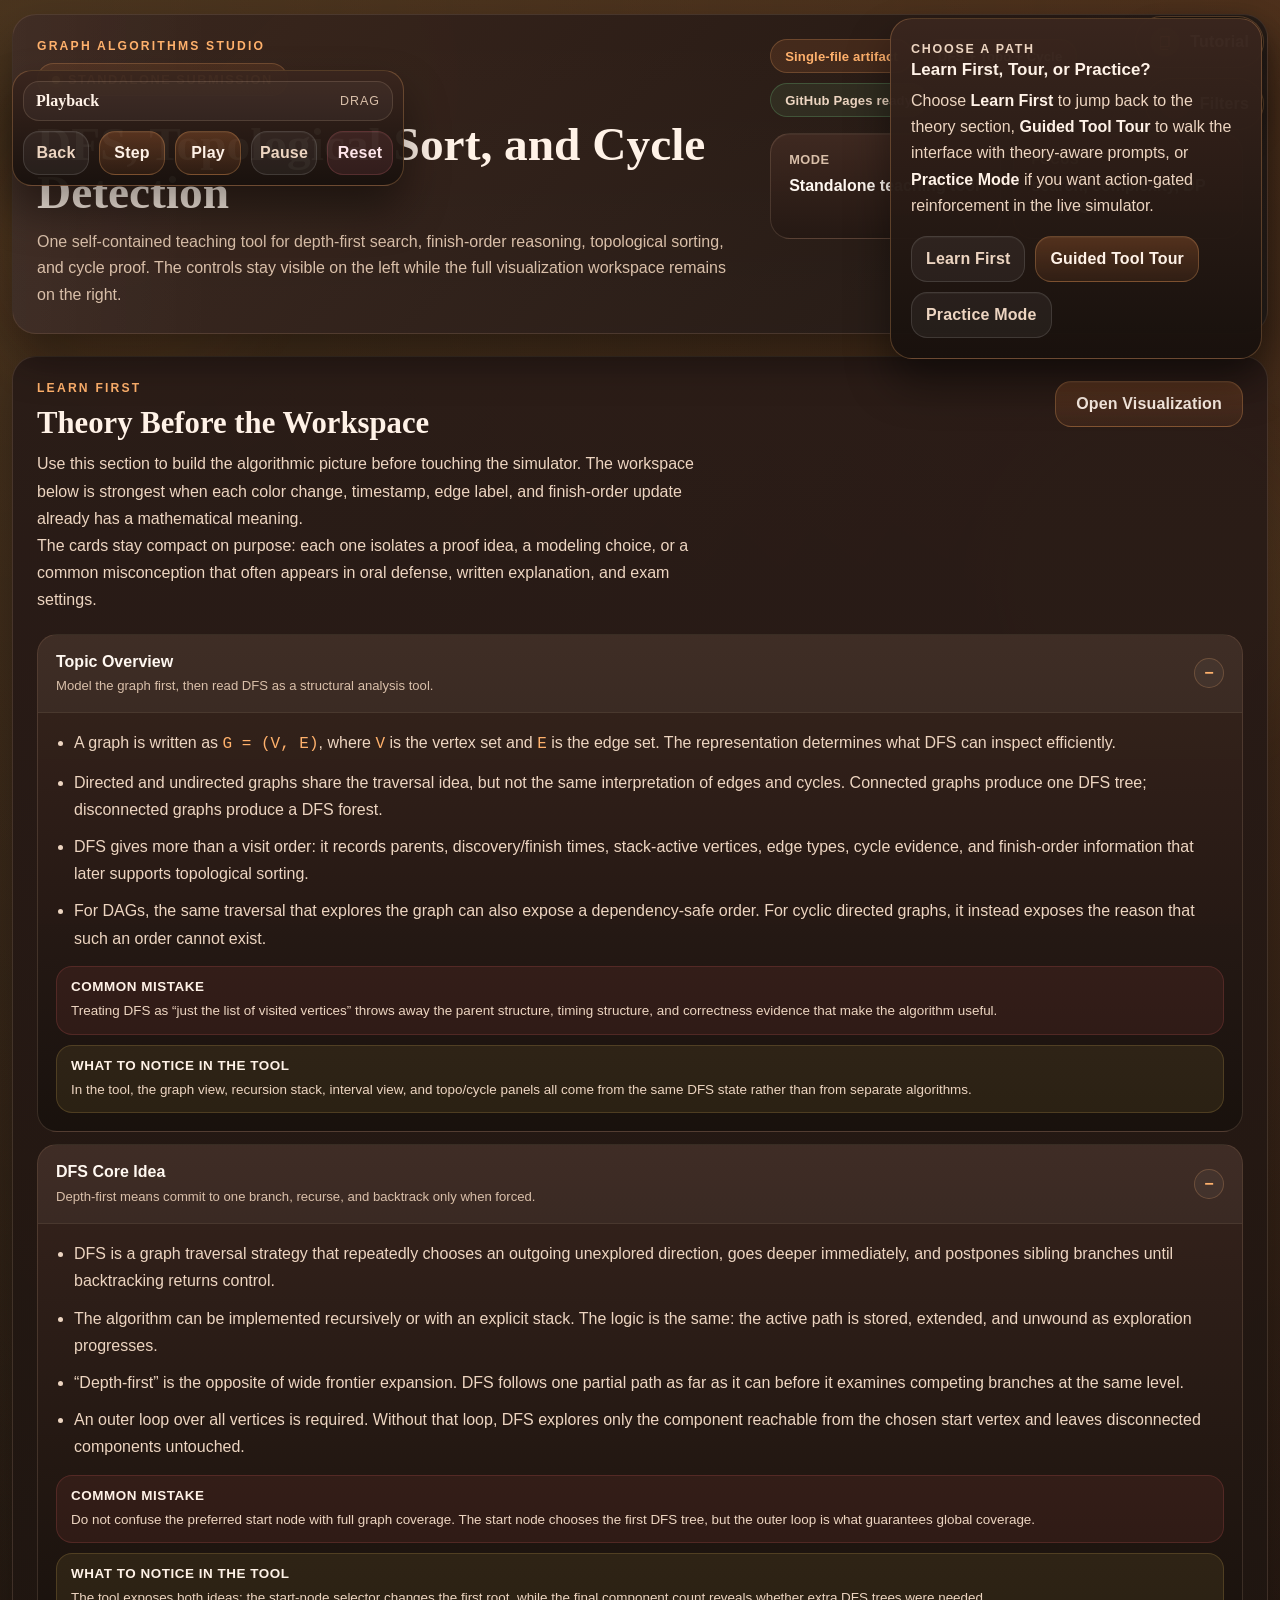
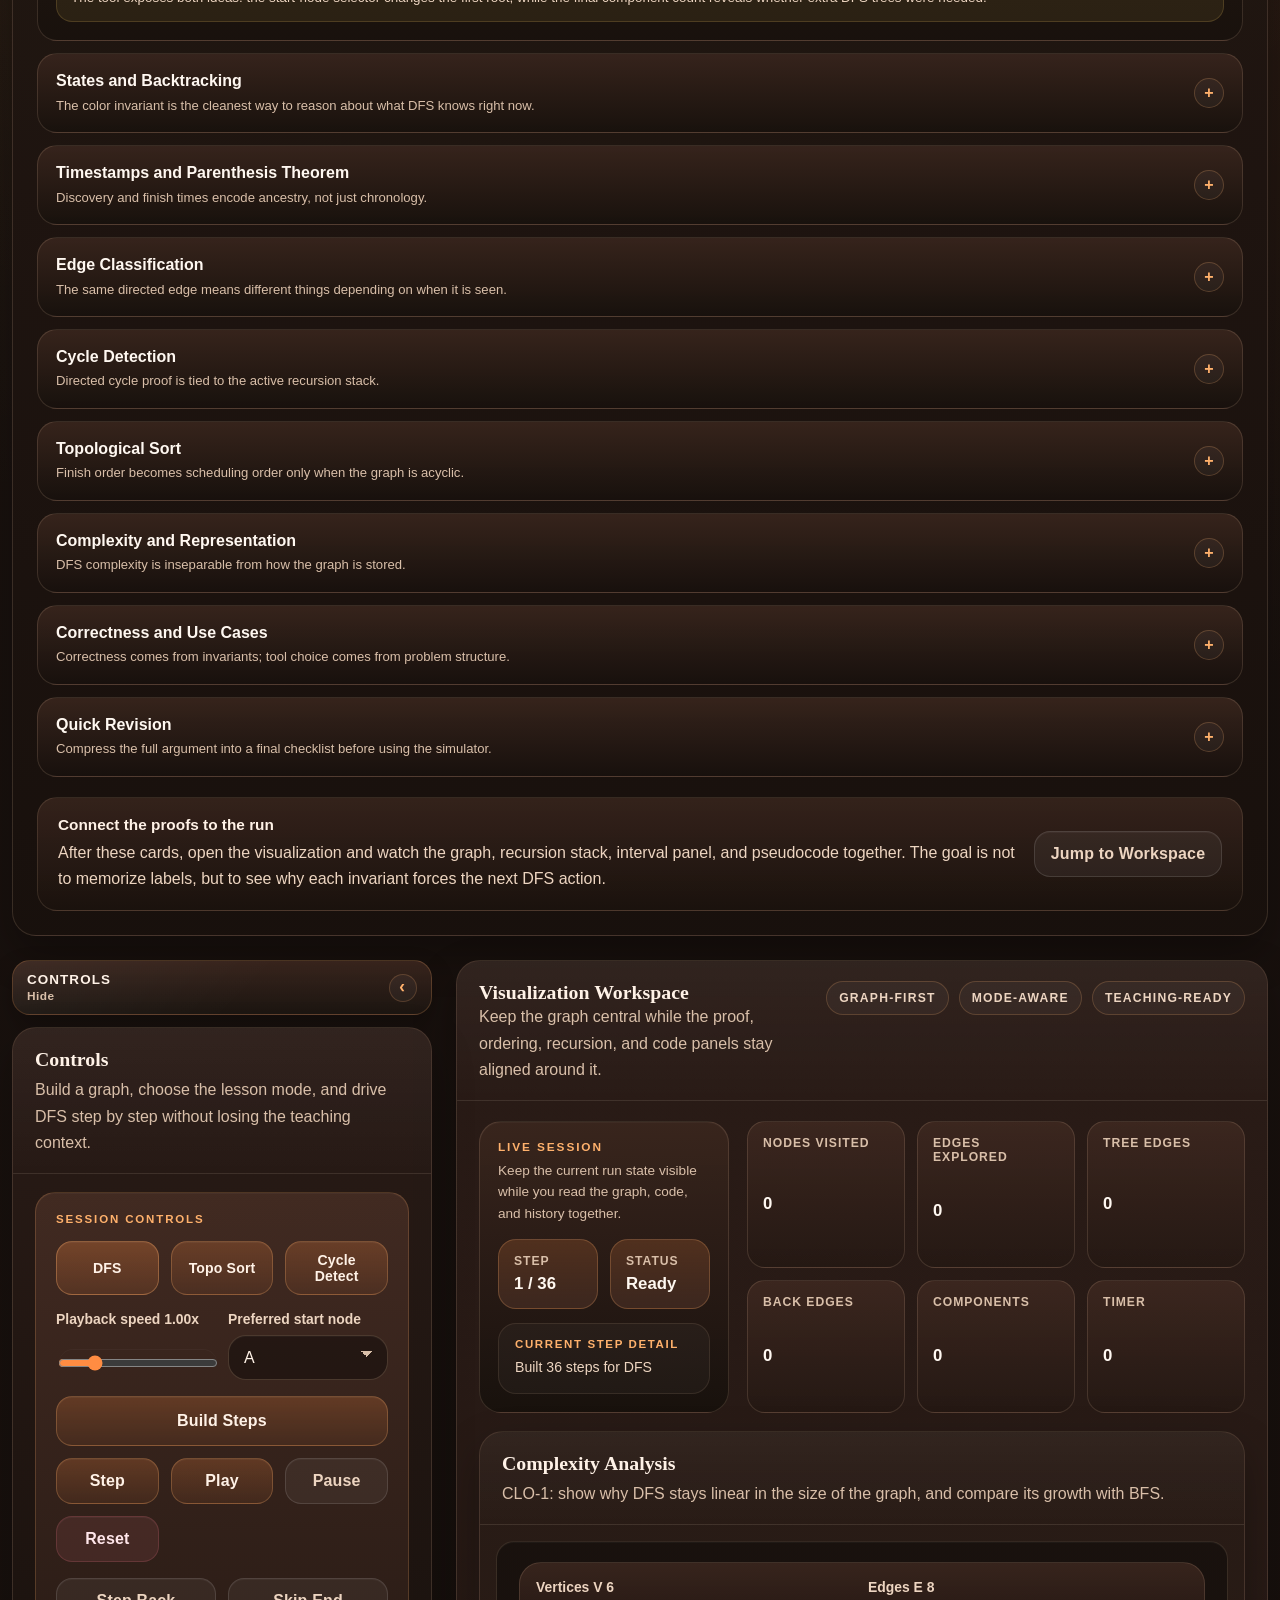
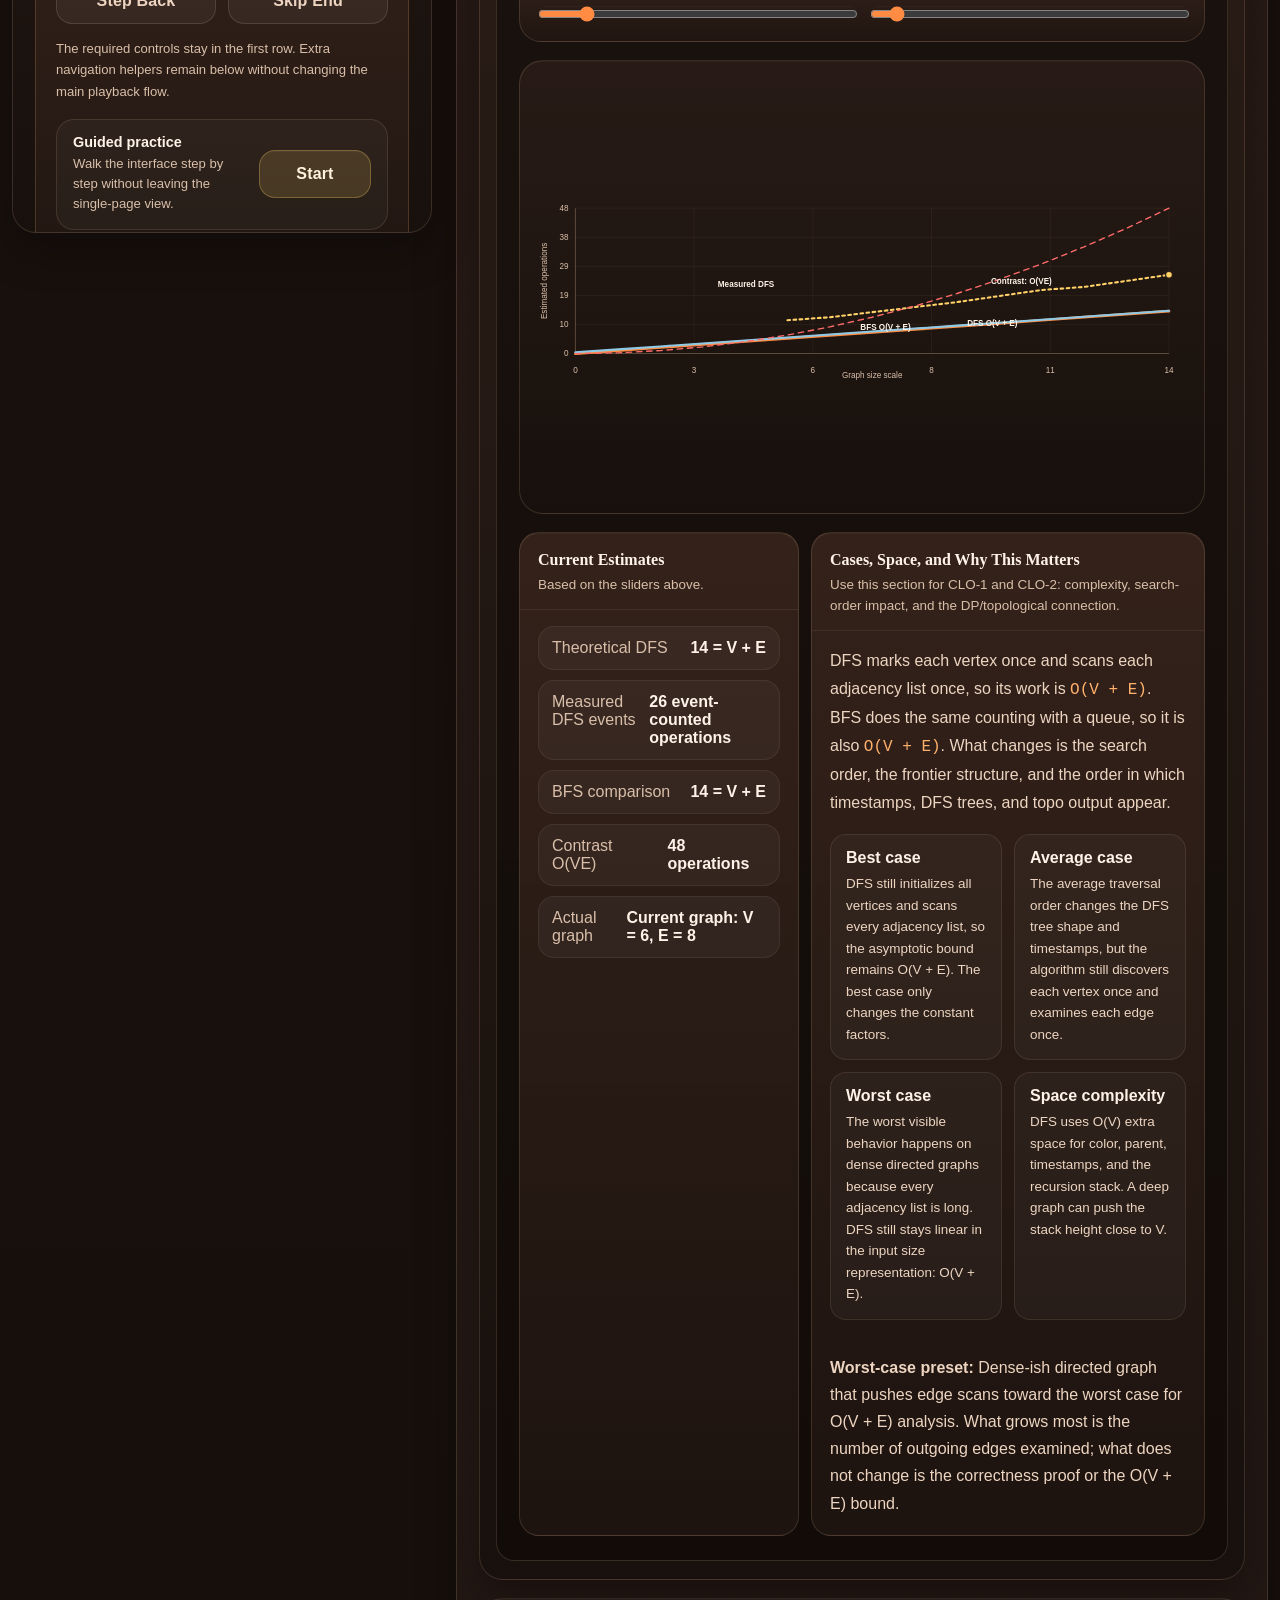
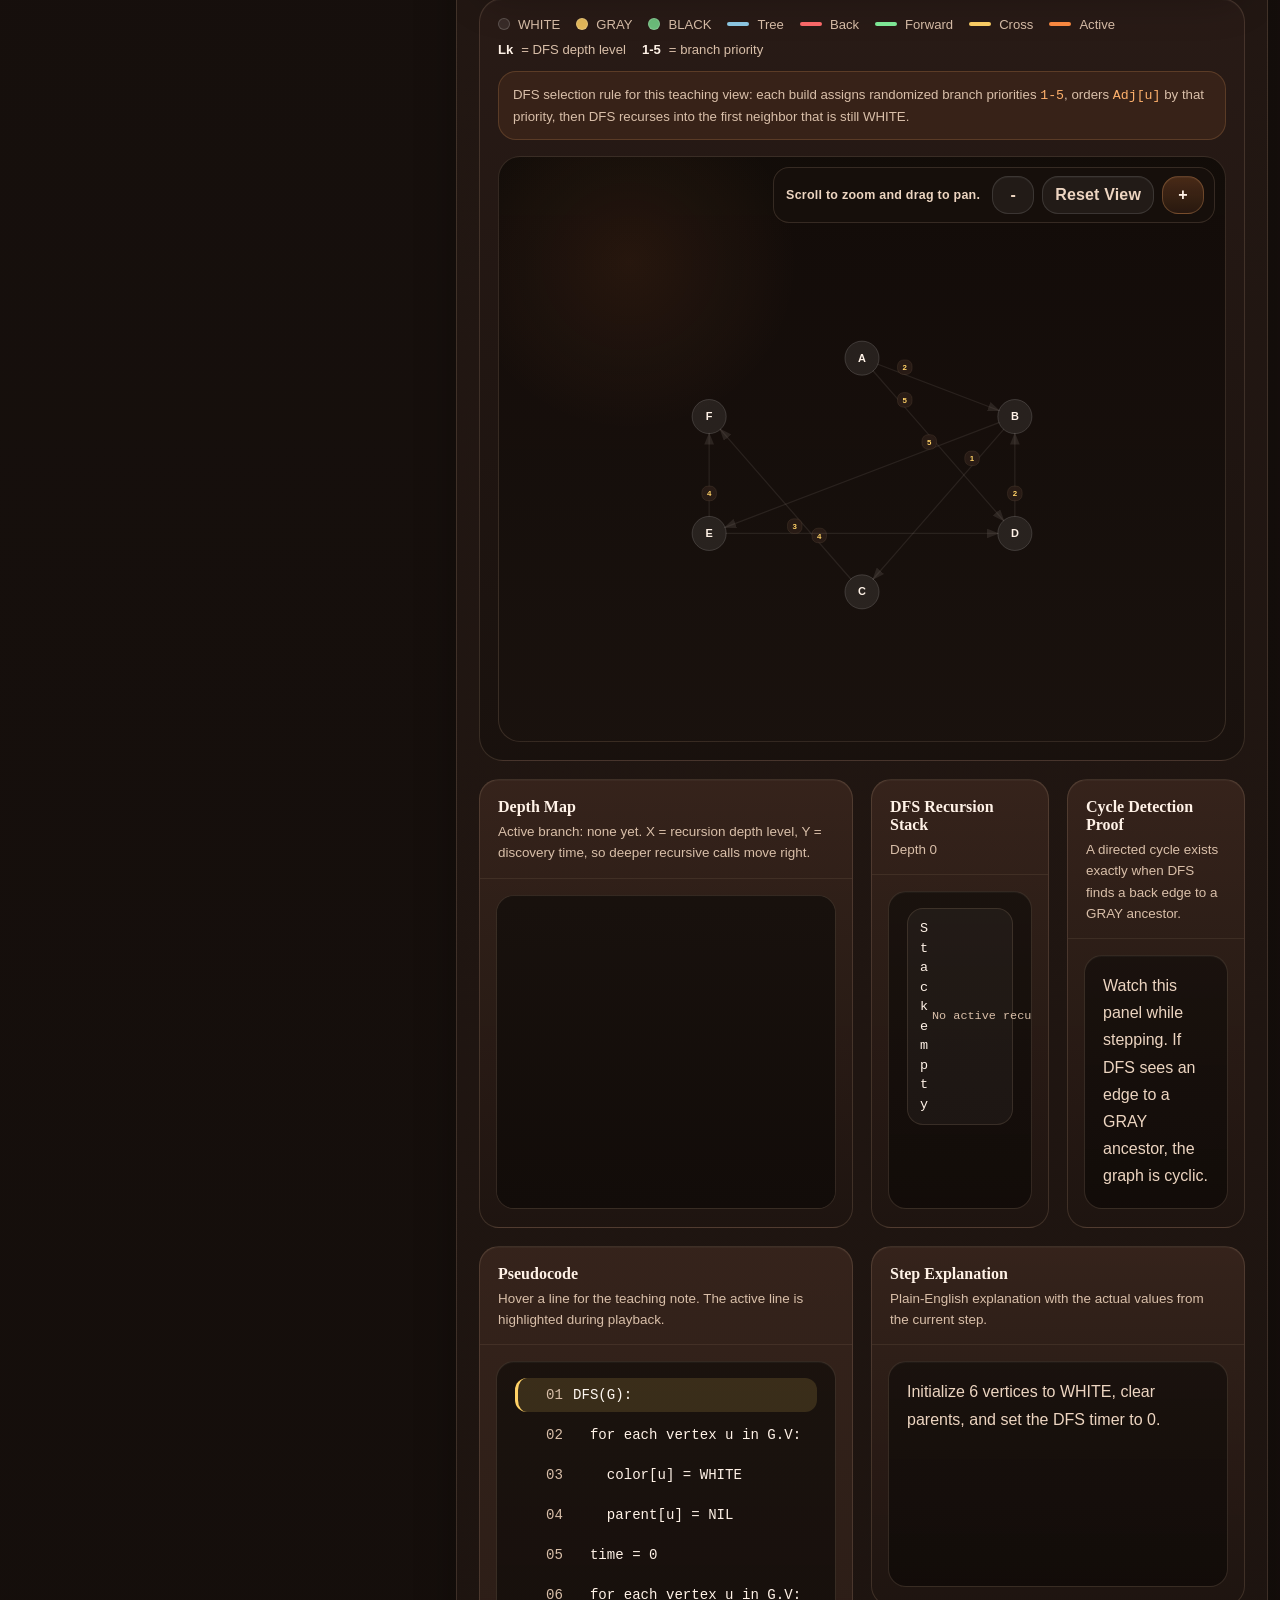
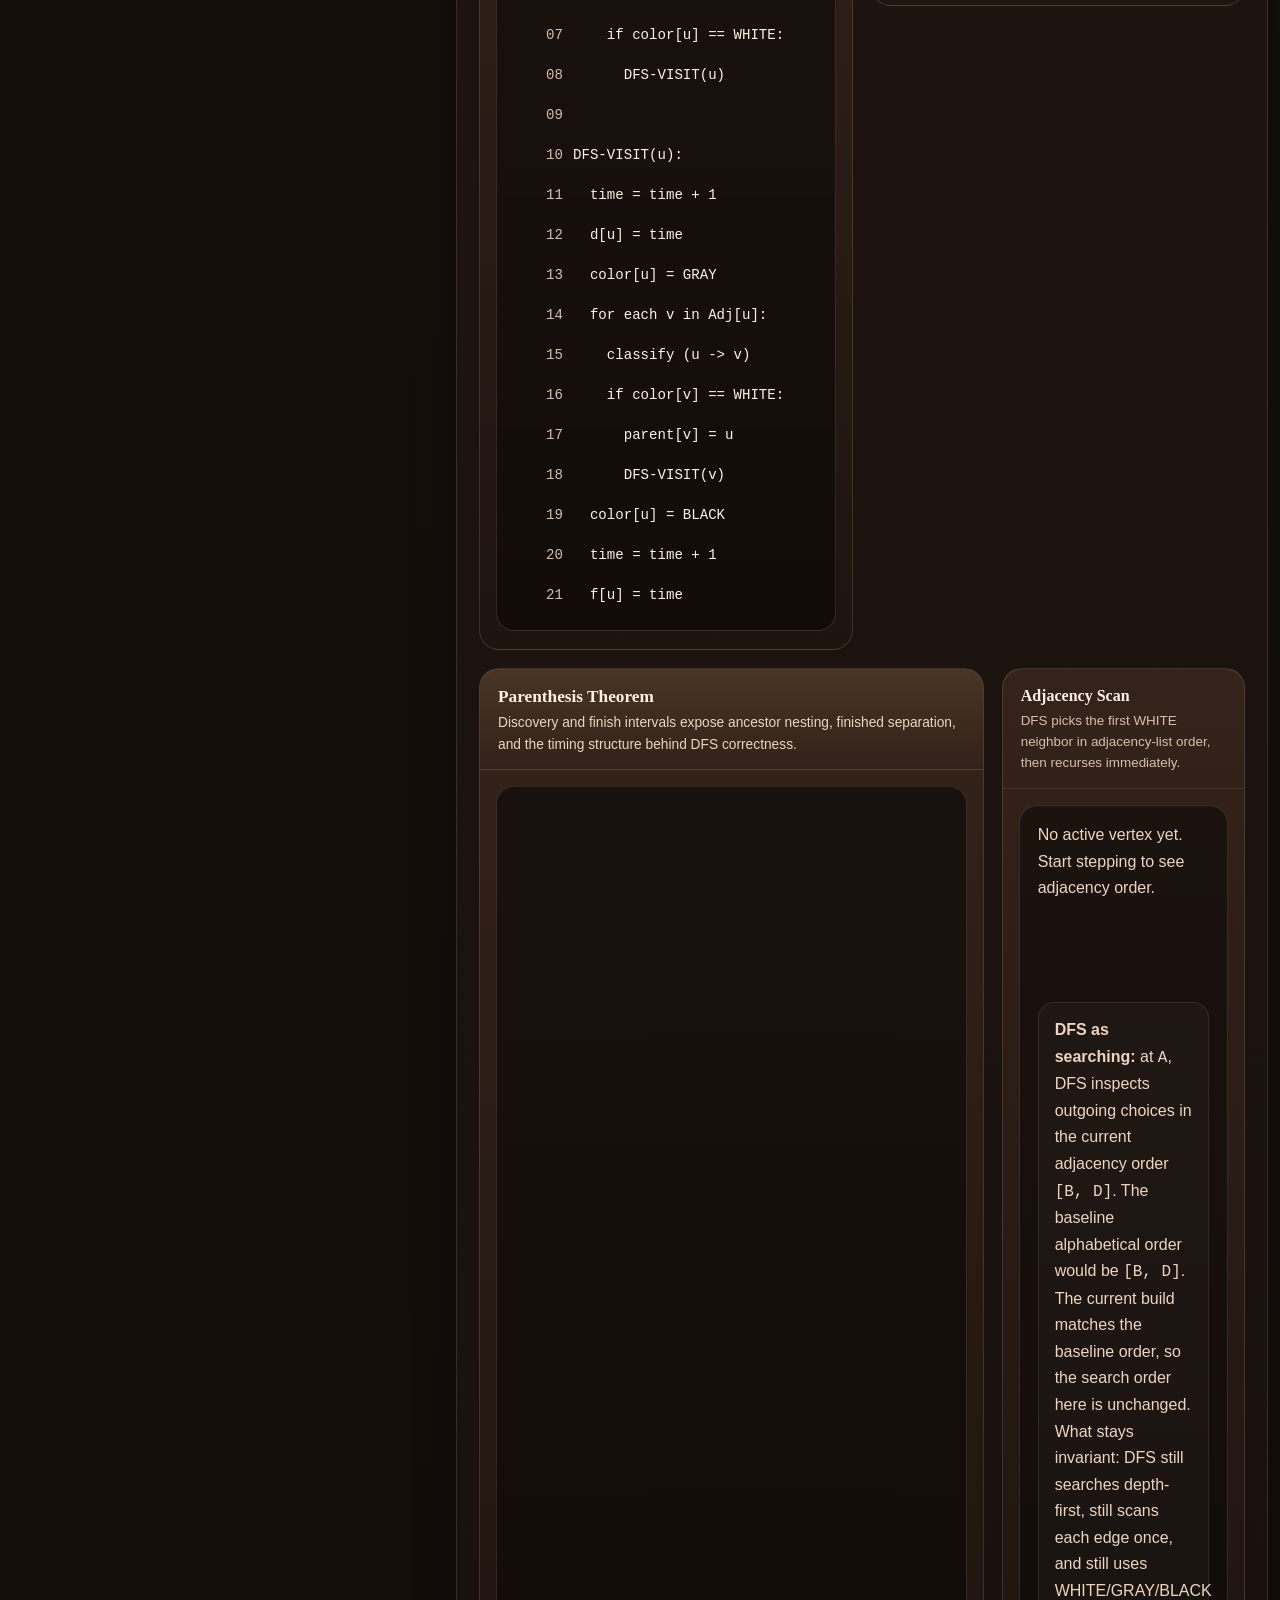
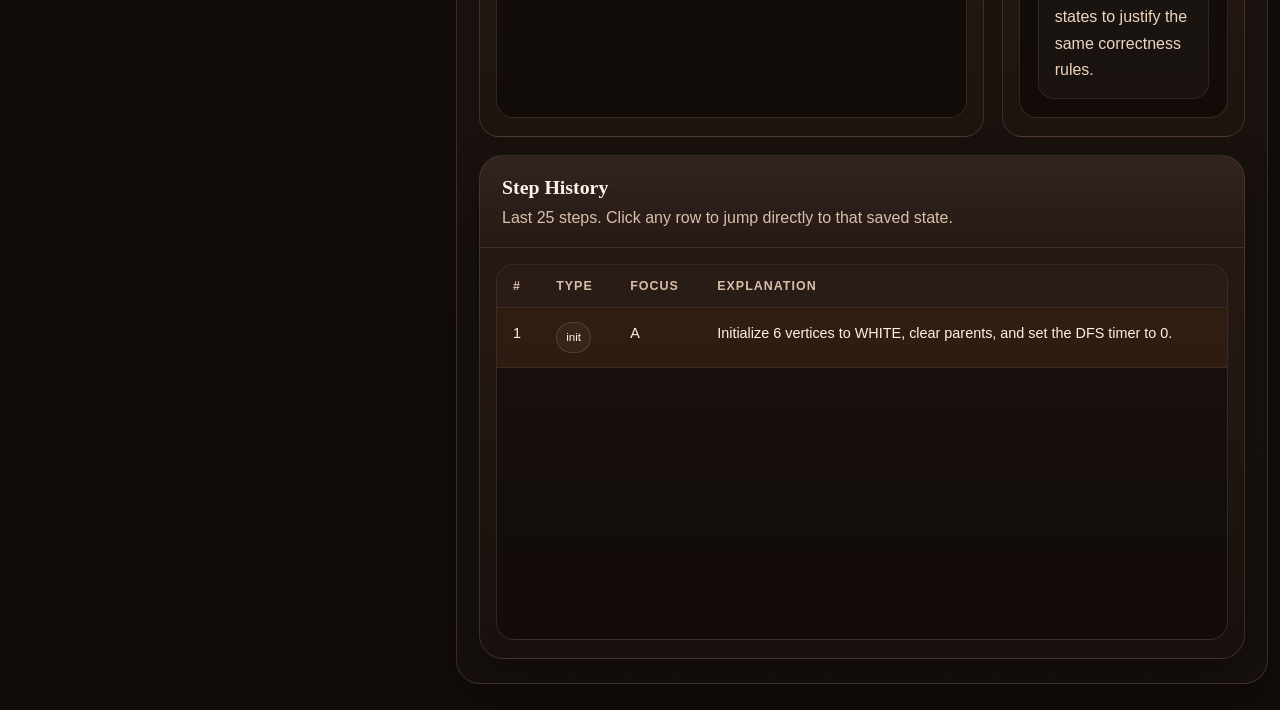
<file: index.html>
<!DOCTYPE html>
<html lang="en">
<head>
  <meta charset="utf-8">
  <meta name="viewport" content="width=device-width, initial-scale=1">
  <title>DFS, Topological Sort, and Cycle Detection Visualizer</title>
  <style>
:root {
  --app-bg: #1b130f;
  --app-bg-deep: #130d0a;
  --app-panel: rgba(42, 28, 23, 0.92);
  --app-panel-soft: rgba(58, 38, 30, 0.86);
  --app-panel-strong: rgba(68, 44, 35, 0.96);
  --app-line: rgba(255, 213, 173, 0.14);
  --app-line-strong: rgba(255, 213, 173, 0.24);
  --app-line-soft: rgba(255, 213, 173, 0.08);
  --app-text: #fff2e7;
  --app-text-strong: #fff8f1;
  --app-muted: #d9bfa9;
  --app-muted-strong: #edd5c1;
  --app-brand: #ff8c42;
  --app-brand-soft: #ffb16c;
  --app-accent: #ffd166;
  --app-danger: #ff6b6b;
  --app-tree: #8ecae6;
  --app-back-edge: #ff6b6b;
  --app-forward: #80ed99;
  --app-cross: #ffd166;
  --app-active: #ff8c42;
  --app-shadow-lg: 0 24px 44px rgba(0, 0, 0, 0.42);
  --app-shadow-md: 0 18px 42px rgba(0, 0, 0, 0.28);
  --app-shadow-sm: 0 16px 28px rgba(0, 0, 0, 0.34);
  --app-radius-panel: 24px;
  --app-radius-card: 20px;
  --app-radius-pill: 999px;
}

* {
  box-sizing: border-box;
}

html {
  color-scheme: dark;
}

body {
  margin: 0;
  min-height: 100vh;
  color: var(--app-text);
  font-family: "Trebuchet MS", "Gill Sans", "Segoe UI", sans-serif;
  background:
    radial-gradient(circle at top right, rgba(255, 140, 66, 0.18), transparent 26%),
    radial-gradient(circle at top left, rgba(255, 209, 102, 0.14), transparent 24%),
    linear-gradient(180deg, #1a120f 0%, #130d0a 100%);
}

a {
  color: inherit;
  text-decoration: none;
}

button,
input,
select,
textarea {
  font: inherit;
}

code {
  font-family: "SFMono-Regular", Consolas, "Liberation Mono", monospace;
}

::selection {
  background: rgba(255, 140, 66, 0.3);
  color: var(--app-text-strong);
}

.mode-pill {
  display: inline-flex;
  align-items: center;
  gap: 8px;
  margin: 0 0 12px;
  padding: 8px 14px;
  border-radius: var(--app-radius-pill);
  border: 1px solid rgba(255, 177, 108, 0.22);
  background: rgba(255, 140, 66, 0.1);
  color: var(--app-brand-soft);
  font-size: 0.8rem;
  font-weight: 700;
  letter-spacing: 0.12em;
  text-transform: uppercase;
}

.mode-pill::before {
  content: "";
  width: 8px;
  height: 8px;
  border-radius: 50%;
  background: var(--app-accent);
  box-shadow: 0 0 0 4px rgba(255, 209, 102, 0.12);
}

.app-back-link {
  position: fixed;
  top: 14px;
  left: 14px;
  z-index: 1300;
  display: inline-flex;
  align-items: center;
  gap: 10px;
  padding: 10px 14px;
  border-radius: var(--app-radius-pill);
  border: 1px solid rgba(255, 177, 108, 0.24);
  background: rgba(27, 19, 15, 0.92);
  box-shadow: var(--app-shadow-sm);
  color: var(--app-text);
  transition: transform 0.16s ease, border-color 0.2s ease, background 0.2s ease;
}

.app-back-link:hover {
  transform: translateY(-1px);
  border-color: rgba(255, 177, 108, 0.34);
  background: rgba(42, 28, 23, 0.96);
}

.app-back-link:focus-visible {
  outline: none;
  box-shadow:
    0 0 0 3px rgba(255, 140, 66, 0.18),
    var(--app-shadow-sm);
}

.app-back-link svg {
  width: 18px;
  height: 18px;
  flex: 0 0 auto;
  fill: none;
  stroke: var(--app-accent);
  stroke-linecap: round;
  stroke-linejoin: round;
  stroke-width: 1.8;
}

.app-back-link span {
  font-size: 0.84rem;
  font-weight: 700;
  letter-spacing: 0.04em;
}

.with-app-back .guide-shell,
.with-app-back .shell {
  padding-top: 48px;
}

@media (max-width: 760px) {
  .app-back-link {
    top: 10px;
    left: 10px;
    padding: 9px 12px;
  }

  .with-app-back .guide-shell,
  .with-app-back .shell {
    padding-top: 42px;
  }
}

:root {
  --bg: var(--app-bg);
  --bg-soft: #2a1c17;
  --bg-elevated: #35231c;
  --surface: rgba(42, 28, 23, 0.92);
  --surface-strong: rgba(58, 38, 30, 0.96);
  --surface-soft: rgba(36, 24, 19, 0.84);
  --surface-alt: rgba(68, 44, 35, 0.88);
  --surface-graph: rgba(24, 17, 13, 0.96);
  --line: var(--app-line);
  --line-strong: var(--app-line-strong);
  --line-soft: var(--app-line-soft);
  --text: var(--app-text);
  --text-strong: var(--app-text-strong);
  --muted: var(--app-muted);
  --muted-strong: var(--app-muted-strong);
  --accent: var(--app-brand);
  --accent-strong: var(--app-brand-soft);
  --accent-soft: rgba(255, 140, 66, 0.16);
  --violet: var(--app-accent);
  --violet-soft: rgba(255, 209, 102, 0.16);
  --success: var(--app-forward);
  --success-soft: rgba(128, 237, 153, 0.16);
  --warm: var(--app-accent);
  --warm-soft: rgba(255, 209, 102, 0.16);
  --danger: var(--app-danger);
  --danger-soft: rgba(255, 107, 107, 0.16);
  --tree: var(--app-tree);
  --back: var(--app-back-edge);
  --forward: var(--app-forward);
  --cross: var(--app-cross);
  --active: var(--app-active);
  --white-node: rgba(255, 255, 255, 0.08);
  --gray-node: rgba(255, 209, 102, 0.88);
  --black-node: rgba(128, 237, 153, 0.78);
  --shadow-lg: var(--app-shadow-lg);
  --shadow-md: var(--app-shadow-md);
  --shadow-sm: 0 10px 24px rgba(0, 0, 0, 0.24);
  --radius-panel: var(--app-radius-panel);
  --radius-card: 20px;
  --radius-pill: var(--app-radius-pill);
}

* {
  box-sizing: border-box;
}

html {
  color-scheme: dark;
}

body {
  color: var(--text);
  font-family: "Trebuchet MS", "Gill Sans", "Segoe UI", sans-serif;
  background:
    radial-gradient(circle at top right, rgba(255, 140, 66, 0.18), transparent 26%),
    radial-gradient(circle at top left, rgba(255, 209, 102, 0.14), transparent 24%),
    linear-gradient(180deg, #1a120f 0%, #130d0a 100%);
}

body::before,
body::after {
  content: "";
  position: fixed;
  inset: auto;
  z-index: -1;
  border-radius: 50%;
  filter: blur(18px);
  opacity: 0.55;
  pointer-events: none;
}

body::before {
  top: 6%;
  left: -5%;
  width: 380px;
  height: 380px;
  background: radial-gradient(circle, rgba(255, 140, 66, 0.2), transparent 70%);
}

body::after {
  right: -7%;
  bottom: 12%;
  width: 420px;
  height: 420px;
  background: radial-gradient(circle, rgba(255, 209, 102, 0.16), transparent 72%);
}

button,
input,
select,
textarea {
  font: inherit;
}

code {
  font-family: "SFMono-Regular", Consolas, "Liberation Mono", monospace;
}

::-webkit-scrollbar {
  width: 10px;
  height: 10px;
}

::-webkit-scrollbar-thumb {
  border-radius: 999px;
  border: 2px solid rgba(6, 8, 13, 0);
  background: rgba(148, 163, 184, 0.26);
  background-clip: padding-box;
}

::-webkit-scrollbar-track {
  background: transparent;
}

.shell {
  width: min(1500px, calc(100vw - 24px));
  margin: 14px auto 26px;
}

.floating-tools {
  position: fixed;
  top: 16px;
  right: 16px;
  z-index: 1200;
  display: flex;
  flex-direction: column;
  align-items: flex-end;
  gap: 10px;
}

.floating-playback {
  position: fixed;
  top: 0;
  left: 0;
  width: min(392px, calc(100vw - 24px));
  padding: 10px;
  border: 1px solid rgba(255, 177, 108, 0.26);
  border-radius: 20px;
  background: linear-gradient(180deg, rgba(58, 38, 30, 0.96), rgba(24, 17, 13, 0.96));
  box-shadow: var(--shadow-lg);
  z-index: 1250;
  touch-action: none;
  cursor: grab;
  user-select: none;
}

.floating-playback.dragging {
  cursor: grabbing;
}

.floating-playback.dragging * {
  cursor: grabbing !important;
}

.floating-playback-handle {
  display: flex;
  align-items: center;
  justify-content: space-between;
  gap: 12px;
  padding: 10px 12px;
  border-radius: 16px;
  border: 1px solid var(--line);
  background: rgba(255, 255, 255, 0.04);
  cursor: inherit;
  user-select: none;
}

.floating-playback-handle span {
  font-family: Georgia, "Times New Roman", serif;
  font-size: 1rem;
  font-weight: 700;
}

.floating-playback-handle small {
  color: var(--muted);
  font-size: 0.78rem;
  letter-spacing: 0.08em;
  text-transform: uppercase;
}

.floating-playback-actions {
  display: grid;
  grid-template-columns: repeat(5, minmax(0, 1fr));
  gap: 10px;
  margin-top: 10px;
  cursor: default;
}

.floating-playback-actions button {
  min-height: 44px;
  padding-inline: 10px;
}

.tutorial-launcher {
  display: inline-flex;
  align-items: center;
  gap: 10px;
  width: auto;
  padding: 10px 14px;
  border-radius: var(--radius-pill);
  border: 1px solid rgba(255, 177, 108, 0.26);
  background: rgba(27, 19, 15, 0.92);
  box-shadow: var(--shadow-sm);
}

.tutorial-launcher-icon {
  display: inline-flex;
  align-items: center;
  justify-content: center;
  width: 30px;
  height: 30px;
  border-radius: 50%;
  background: rgba(255, 177, 108, 0.16);
}

.tutorial-launcher svg {
  width: 16px;
  height: 16px;
  fill: var(--accent);
}

.filter-launcher {
  border-color: rgba(255, 177, 108, 0.26);
}

.filter-launcher .tutorial-launcher-icon {
  background: rgba(255, 140, 66, 0.16);
}

.filter-launcher svg {
  fill: var(--accent-strong);
}

.filter-menu {
  display: none;
  width: min(368px, calc(100vw - 24px));
  padding: 18px;
  border-radius: 20px;
  border: 1px solid var(--line);
  background:
    linear-gradient(180deg, rgba(58, 38, 30, 0.98), rgba(24, 17, 13, 0.98));
  box-shadow: var(--shadow-lg);
}

.filter-menu.open {
  display: block;
}

.filter-menu-head strong {
  display: block;
  margin-bottom: 6px;
  font-size: 1rem;
  letter-spacing: 0.01em;
}

.filter-menu-head p {
  margin: 0;
  color: var(--muted);
  line-height: 1.6;
  font-size: 0.85rem;
}

.hero {
  position: relative;
  display: grid;
  grid-template-columns: minmax(0, 1.35fr) minmax(280px, 0.9fr);
  gap: 24px;
  padding: 24px;
  border: 1px solid var(--line);
  border-radius: 24px;
  background:
    linear-gradient(135deg, rgba(58, 38, 30, 0.96), rgba(27, 19, 15, 0.95)),
    radial-gradient(circle at 20% 20%, rgba(255, 209, 102, 0.12), transparent 30%);
  overflow: hidden;
  box-shadow: var(--shadow-lg);
}

.hero::after {
  content: "";
  position: absolute;
  inset: 0;
  background:
    linear-gradient(90deg, rgba(255, 255, 255, 0.03), transparent 16% 84%, rgba(255, 255, 255, 0.02)),
    linear-gradient(180deg, transparent, rgba(255, 255, 255, 0.02));
  pointer-events: none;
}

.hero-copy-block,
.hero-meta {
  position: relative;
  z-index: 1;
}

.hero-mode-row {
  margin-bottom: 12px;
}

.eyebrow {
  margin: 0 0 10px;
  color: var(--accent-strong);
  font-size: 0.76rem;
  font-weight: 700;
  letter-spacing: 0.18em;
  text-transform: uppercase;
}

.hero h1 {
  margin: 0 0 12px;
  font-family: Georgia, "Times New Roman", serif;
  font-size: clamp(2.2rem, 3.7vw, 3.5rem);
  font-weight: 700;
  line-height: 1.02;
}

.hero-copy {
  max-width: 760px;
  margin: 0;
  color: var(--muted);
  font-size: 1rem;
  line-height: 1.68;
}

.hero-meta {
  display: grid;
  gap: 16px;
  align-content: start;
}

.hero-badges,
.panel-chip-row {
  display: flex;
  flex-wrap: wrap;
  gap: 10px;
}

.panel-chip-row {
  justify-content: flex-end;
}

.hero-badges span,
.panel-chip {
  display: inline-flex;
  align-items: center;
  min-height: 34px;
  padding: 8px 14px;
  border-radius: var(--radius-pill);
  border: 1px solid rgba(255, 177, 108, 0.2);
  background: rgba(255, 255, 255, 0.04);
  color: var(--muted-strong);
  font-size: 0.82rem;
  font-weight: 600;
  letter-spacing: 0.01em;
}

.hero-badges span:nth-child(1) {
  border-color: rgba(255, 177, 108, 0.22);
  background: rgba(255, 140, 66, 0.12);
  color: var(--accent-strong);
}

.hero-badges span:nth-child(2) {
  border-color: rgba(255, 209, 102, 0.2);
  background: rgba(255, 209, 102, 0.08);
}

.hero-badges span:nth-child(3) {
  border-color: rgba(128, 237, 153, 0.2);
  background: rgba(128, 237, 153, 0.08);
}

.hero-stats {
  display: grid;
  grid-template-columns: repeat(2, minmax(0, 1fr));
  gap: 12px;
}

.hero-stat {
  padding: 18px;
  border: 1px solid var(--line);
  border-radius: 20px;
  background: linear-gradient(180deg, rgba(68, 44, 35, 0.82), rgba(36, 24, 19, 0.86));
  box-shadow: inset 0 1px 0 rgba(255, 255, 255, 0.04);
}

.hero-stat span {
  display: block;
  margin-bottom: 8px;
  color: var(--muted);
  font-size: 0.8rem;
  font-weight: 600;
  letter-spacing: 0.04em;
  text-transform: uppercase;
}

.hero-stat strong {
  display: block;
  color: var(--text-strong);
  font-size: 1rem;
  font-weight: 700;
  line-height: 1.4;
}

/* Learn-first theory section */
.theory-section {
  margin-top: 22px;
}

.theory-shell {
  display: grid;
  gap: 20px;
  padding: 24px;
}

.theory-head {
  display: grid;
  grid-template-columns: minmax(0, 1.2fr) auto;
  gap: 22px;
  align-items: start;
}

.theory-copy {
  display: grid;
  gap: 12px;
}

.theory-kicker {
  margin: 0;
  color: var(--accent-strong);
  font-size: 0.76rem;
  font-weight: 700;
  letter-spacing: 0.18em;
  text-transform: uppercase;
}

.theory-title-row {
  display: grid;
  gap: 10px;
}

.theory-title-row h2 {
  margin: 0;
  font-family: Georgia, "Times New Roman", serif;
  font-size: clamp(1.6rem, 2.4vw, 2.25rem);
  line-height: 1.08;
}

.theory-title-row p {
  margin: 0;
  color: var(--muted-strong);
  line-height: 1.7;
  max-width: 76ch;
}

.theory-actions,
.theory-footer-actions {
  display: flex;
  flex-wrap: wrap;
  gap: 12px;
}

.theory-actions {
  justify-content: flex-end;
}

.theory-actions button,
.theory-footer-actions button {
  width: auto;
  min-width: 188px;
}

.theory-cards {
  display: grid;
  gap: 12px;
}

.theory-card {
  min-width: 0;
  border: 1px solid var(--line);
  border-radius: 20px;
  background:
    linear-gradient(180deg, rgba(58, 38, 30, 0.88), rgba(24, 17, 13, 0.9));
  overflow: hidden;
}

.theory-card summary {
  list-style: none;
  display: flex;
  align-items: center;
  justify-content: space-between;
  gap: 16px;
  padding: 16px 18px;
  cursor: pointer;
}

.theory-card summary::-webkit-details-marker {
  display: none;
}

.theory-card summary::after {
  content: "+";
  flex: 0 0 auto;
  width: 28px;
  height: 28px;
  display: inline-flex;
  align-items: center;
  justify-content: center;
  border-radius: 50%;
  border: 1px solid rgba(255, 177, 108, 0.22);
  background: rgba(255, 255, 255, 0.04);
  color: var(--accent-strong);
  font-size: 1rem;
  font-weight: 700;
}

.theory-card[open] summary {
  border-bottom: 1px solid var(--line-soft);
  background: rgba(255, 255, 255, 0.04);
}

.theory-card[open] summary::after {
  content: "−";
}

.theory-card-title {
  display: grid;
  gap: 4px;
  min-width: 0;
}

.theory-card-title strong {
  color: var(--text-strong);
  font-size: 1rem;
  line-height: 1.35;
}

.theory-card-title span {
  color: var(--muted);
  font-size: 0.82rem;
  line-height: 1.55;
}

.theory-card-body {
  display: grid;
  gap: 14px;
  padding: 16px 18px 18px;
}

.theory-points {
  margin: 0;
  padding-left: 18px;
  display: grid;
  gap: 10px;
  color: var(--muted-strong);
  line-height: 1.7;
}

.theory-points li {
  min-width: 0;
}

.theory-points code,
.theory-note code {
  color: var(--accent-strong);
}

.theory-note-grid {
  display: grid;
  gap: 10px;
}

.theory-note {
  display: grid;
  gap: 6px;
  padding: 12px 14px;
  border: 1px solid rgba(255, 213, 173, 0.1);
  border-radius: 16px;
  background: rgba(255, 255, 255, 0.03);
}

.theory-note strong {
  color: var(--text);
  font-size: 0.84rem;
  letter-spacing: 0.04em;
  text-transform: uppercase;
}

.theory-note p {
  margin: 0;
  color: var(--muted-strong);
  line-height: 1.62;
  font-size: 0.84rem;
}

.theory-note-mistake {
  border-color: rgba(255, 107, 107, 0.16);
  background: rgba(255, 107, 107, 0.08);
}

.theory-note-notice {
  border-color: rgba(255, 209, 102, 0.16);
  background: rgba(255, 209, 102, 0.08);
}

.theory-footer {
  display: grid;
  grid-template-columns: minmax(0, 1fr) auto;
  gap: 18px;
  align-items: center;
  padding: 18px 20px;
  border: 1px solid rgba(255, 213, 173, 0.12);
  border-radius: 20px;
  background:
    linear-gradient(180deg, rgba(68, 44, 35, 0.64), rgba(28, 19, 14, 0.72));
}

.theory-footer-copy {
  display: grid;
  gap: 6px;
}

.theory-footer-copy strong {
  color: var(--text);
  font-size: 0.96rem;
}

.theory-footer-copy p {
  margin: 0;
  color: var(--muted-strong);
  line-height: 1.65;
}

.dashboard {
  --controls-width: minmax(392px, 420px);
  position: relative;
  display: grid;
  grid-template-columns: var(--controls-width) minmax(0, 1fr);
  align-items: start;
  gap: 24px;
  margin-top: 24px;
  transition: grid-template-columns 0.28s ease, gap 0.28s ease;
}

.dashboard.controls-collapsed {
  --controls-width: 84px;
}

.workspace {
  display: grid;
  gap: 22px;
  min-width: 0;
}

.panel {
  border: 1px solid var(--line);
  border-radius: var(--radius-panel);
  background:
    linear-gradient(180deg, rgba(42, 28, 23, 0.96), rgba(24, 17, 13, 0.96));
  box-shadow: var(--shadow-md);
  overflow: hidden;
}

.controls-panel,
.viz-panel,
.history-panel,
.complexity-panel {
  animation: slide-up 0.55s ease both;
}

.history-panel,
.complexity-panel {
  display: flex;
  flex-direction: column;
  min-height: 560px;
}

.controls-dock {
  position: sticky;
  top: 16px;
  display: grid;
  gap: 12px;
  align-self: start;
  min-width: 0;
  min-height: 0;
  z-index: 30;
  transition: width 0.28s ease, transform 0.28s ease;
}

.controls-tab {
  display: inline-flex;
  align-items: center;
  justify-content: space-between;
  gap: 12px;
  min-height: 54px;
  padding: 11px 14px;
  border-radius: 18px;
  border: 1px solid rgba(255, 177, 108, 0.22);
  background:
    linear-gradient(180deg, rgba(58, 38, 30, 0.94), rgba(24, 17, 13, 0.94));
  box-shadow: var(--shadow-sm);
  color: var(--text);
  position: relative;
  overflow: hidden;
}

.controls-tab::after {
  content: "";
  position: absolute;
  inset: 0;
  background:
    linear-gradient(135deg, rgba(255, 255, 255, 0.04), transparent 58%),
    linear-gradient(180deg, transparent, rgba(255, 255, 255, 0.02));
  pointer-events: none;
}

.controls-tab-copy {
  display: grid;
  gap: 2px;
  min-width: 0;
  text-align: left;
}

.controls-tab-label,
.controls-tab-state {
  position: relative;
  z-index: 1;
}

.controls-tab-label {
  font-size: 0.84rem;
  font-weight: 700;
  letter-spacing: 0.08em;
  text-transform: uppercase;
}

.controls-tab-state {
  color: var(--muted);
  font-size: 0.74rem;
  font-weight: 600;
  letter-spacing: 0.04em;
}

.controls-tab-icon {
  position: relative;
  z-index: 1;
  flex: 0 0 auto;
  width: 28px;
  height: 28px;
  display: inline-flex;
  align-items: center;
  justify-content: center;
  border-radius: 50%;
  border: 1px solid rgba(255, 177, 108, 0.2);
  background: rgba(255, 255, 255, 0.04);
}

.controls-tab-icon::before {
  content: "›";
  color: var(--accent-strong);
  font-size: 1.1rem;
  font-weight: 700;
  line-height: 1;
  transform: translateX(1px);
  transition: transform 0.2s ease;
}

.controls-dock.open .controls-tab-icon::before {
  transform: rotate(180deg) translateX(1px);
}

.controls-panel {
  position: relative;
  top: auto;
  width: auto;
  display: flex;
  flex-direction: column;
  min-height: 0;
  max-height: calc(100vh - 94px);
  animation: none;
  transform: none;
  opacity: 1;
  pointer-events: auto;
  transform-origin: top left;
  transition:
    opacity 0.24s ease,
    transform 0.24s ease,
    max-height 0.24s ease,
    border-color 0.2s ease,
    box-shadow 0.2s ease;
}

.controls-dock:not(.open) {
  gap: 0;
}

.controls-dock:not(.open) .controls-panel {
  max-height: 0;
  opacity: 0;
  pointer-events: none;
  transform: translateX(-18px) scale(0.98);
  overflow: hidden;
  border-color: transparent;
  box-shadow: none;
}

.controls-dock:not(.open) .controls-tab {
  min-height: 144px;
  padding: 12px 10px;
  justify-content: center;
}

.controls-dock:not(.open) .controls-tab-copy {
  justify-items: center;
}

.controls-dock:not(.open) .controls-tab-label {
  writing-mode: vertical-rl;
  transform: rotate(180deg);
  letter-spacing: 0.14em;
}

.controls-dock:not(.open) .controls-tab-state {
  display: none;
}

.controls-scrim {
  display: none;
}

.panel-head {
  display: grid;
  gap: 6px;
  padding: 20px 22px 16px;
  border-bottom: 1px solid var(--line-soft);
  background: linear-gradient(180deg, rgba(255, 255, 255, 0.04), rgba(255, 255, 255, 0));
}

.panel-head-split {
  grid-template-columns: minmax(0, 1fr) auto;
  align-items: start;
  gap: 18px;
}

.panel-head h2 {
  margin: 0;
  font-family: Georgia, "Times New Roman", serif;
  font-size: 1.24rem;
  font-weight: 700;
}

.panel-head p {
  margin: 0;
  color: var(--muted);
  line-height: 1.65;
}

.panel-chip {
  padding-inline: 12px;
  font-size: 0.76rem;
  text-transform: uppercase;
  letter-spacing: 0.1em;
  color: var(--muted-strong);
}

.controls-body,
.viz-dashboard,
.complexity-body {
  display: grid;
  gap: 18px;
  padding: 20px 22px 24px;
}

.controls-body {
  flex: 1;
  min-height: 0;
  overflow-y: auto;
  padding-top: 18px;
}

.control-section {
  display: grid;
  gap: 16px;
  padding: 20px;
  border: 1px solid var(--line-soft);
  border-radius: var(--radius-card);
  background:
    linear-gradient(180deg, rgba(58, 38, 30, 0.84), rgba(31, 21, 16, 0.88));
  box-shadow: inset 0 1px 0 rgba(255, 255, 255, 0.03);
}

.control-section-emphasis {
  background:
    linear-gradient(180deg, rgba(68, 44, 35, 0.92), rgba(35, 24, 18, 0.92));
  border-color: rgba(255, 177, 108, 0.2);
}

.control-section-input textarea {
  min-height: 220px;
}

.section-label {
  color: var(--accent-strong);
  font-size: 0.72rem;
  font-weight: 700;
  letter-spacing: 0.16em;
  text-transform: uppercase;
}

.mode-row,
.preset-grid,
.button-grid,
.stats-grid,
.info-grid,
.complexity-grid,
.split,
.filter-actions,
.filter-grid {
  display: grid;
  gap: 12px;
}

.mode-row {
  grid-template-columns: repeat(3, minmax(0, 1fr));
}

.preset-grid,
.split,
.filter-actions,
.filter-grid {
  grid-template-columns: repeat(2, minmax(0, 1fr));
}

.button-grid {
  grid-template-columns: repeat(2, minmax(0, 1fr));
}

.button-grid-primary {
  grid-template-columns: repeat(3, minmax(0, 1fr));
}

.button-grid-secondary {
  grid-template-columns: repeat(2, minmax(0, 1fr));
}

.stats-grid {
  grid-template-columns: repeat(2, minmax(0, 1fr));
}

.info-grid {
  grid-template-columns: repeat(2, minmax(0, 1fr));
}

.complexity-grid {
  grid-template-columns: minmax(280px, 0.78fr) minmax(0, 1.22fr);
}

.side-stack {
  grid-template-columns: 1fr;
}

.field {
  display: grid;
  gap: 8px;
}

.field label {
  color: var(--muted-strong);
  font-size: 0.87rem;
  font-weight: 600;
}

.field-note,
.preset-note {
  margin: 0;
  color: var(--muted);
  font-size: 0.83rem;
  line-height: 1.6;
}

.field-note code,
.complexity-note code,
.overview code {
  color: var(--accent-strong);
}

.filter-chip {
  display: flex;
  align-items: center;
  gap: 8px;
  padding: 11px 12px;
  border-radius: 16px;
  border: 1px solid var(--line);
  background: rgba(255, 255, 255, 0.03);
  color: var(--muted-strong);
  font-size: 0.84rem;
}

.filter-chip input {
  width: auto;
  accent-color: var(--accent);
}

.filter-action {
  width: auto;
  white-space: nowrap;
}

.priority-mode-row {
  display: grid;
  grid-template-columns: repeat(2, minmax(0, 1fr));
  gap: 10px;
}

.priority-editor {
  display: grid;
  gap: 10px;
  max-height: min(34vh, 320px);
  padding-right: 4px;
  overflow-y: auto;
}

.priority-row {
  display: grid;
  grid-template-columns: minmax(0, 1fr) 74px;
  gap: 10px;
  align-items: center;
  padding: 12px 14px;
  border: 1px solid rgba(255, 213, 173, 0.1);
  border-radius: 16px;
  background: rgba(255, 255, 255, 0.03);
}

.priority-row-label {
  display: grid;
  gap: 4px;
}

.priority-row-label strong {
  color: var(--text);
  font-size: 0.9rem;
}

.priority-row-label span {
  color: var(--muted);
  font-size: 0.78rem;
  line-height: 1.5;
}

.priority-row select {
  min-width: 0;
}

.priority-empty {
  padding: 14px 16px;
  border: 1px dashed rgba(255, 213, 173, 0.14);
  border-radius: 16px;
  color: var(--muted);
  font-size: 0.84rem;
  line-height: 1.6;
}

textarea,
select,
input[type="range"],
button {
  width: 100%;
}

textarea,
select,
input[type="range"] {
  border-radius: 18px;
  border: 1px solid rgba(255, 213, 173, 0.18);
  background: rgba(12, 8, 7, 0.46);
  color: var(--text);
  box-shadow: inset 0 1px 0 rgba(255, 255, 255, 0.03);
}

textarea,
select {
  padding: 13px 15px;
}

textarea {
  min-height: 160px;
  resize: vertical;
  line-height: 1.6;
}

select {
  appearance: none;
  background-image:
    linear-gradient(45deg, transparent 50%, var(--muted) 50%),
    linear-gradient(135deg, var(--muted) 50%, transparent 50%);
  background-position:
    calc(100% - 20px) calc(50% - 3px),
    calc(100% - 14px) calc(50% - 3px);
  background-size: 6px 6px, 6px 6px;
  background-repeat: no-repeat;
  padding-right: 38px;
}

textarea:focus,
select:focus,
input[type="range"]:focus,
button:focus-visible,
summary:focus-visible {
  outline: none;
  border-color: rgba(255, 140, 66, 0.42);
  box-shadow:
    0 0 0 3px rgba(255, 140, 66, 0.14),
    inset 0 1px 0 rgba(255, 255, 255, 0.03);
}

input[type="range"] {
  accent-color: var(--accent);
}

button {
  display: inline-flex;
  align-items: center;
  justify-content: center;
  min-height: 46px;
  padding: 11px 14px;
  border-radius: 16px;
  border: 1px solid rgba(255, 177, 108, 0.26);
  background:
    linear-gradient(180deg, rgba(255, 140, 66, 0.22), rgba(255, 140, 66, 0.08));
  color: var(--text);
  font-weight: 700;
  letter-spacing: 0.01em;
  cursor: pointer;
  transition: transform 0.16s ease, background 0.2s ease, border-color 0.2s ease, box-shadow 0.2s ease;
  box-shadow: inset 0 1px 0 rgba(255, 255, 255, 0.04);
}

button:hover {
  transform: translateY(-1px);
  border-color: rgba(255, 177, 108, 0.34);
  background:
    linear-gradient(180deg, rgba(255, 140, 66, 0.28), rgba(255, 140, 66, 0.12));
  box-shadow: 0 14px 24px rgba(0, 0, 0, 0.22);
}

button:active {
  transform: translateY(0);
  border-color: rgba(255, 177, 108, 0.42);
  background:
    linear-gradient(180deg, rgba(255, 140, 66, 0.34), rgba(255, 140, 66, 0.18));
  box-shadow:
    0 0 0 3px rgba(255, 140, 66, 0.14),
    0 10px 20px rgba(0, 0, 0, 0.2);
}

button.secondary {
  border-color: rgba(255, 255, 255, 0.12);
  background: rgba(255, 255, 255, 0.05);
  color: var(--muted-strong);
}

button.secondary:hover {
  border-color: rgba(255, 255, 255, 0.2);
  background: rgba(255, 255, 255, 0.09);
}

button.danger {
  border-color: rgba(212, 106, 120, 0.22);
  background: rgba(212, 106, 120, 0.12);
  color: #ffe6ea;
}

button.danger:hover {
  border-color: rgba(212, 106, 120, 0.34);
  background: rgba(212, 106, 120, 0.2);
}

button.is-selected {
  border-color: rgba(255, 177, 108, 0.46);
  background:
    linear-gradient(180deg, rgba(255, 140, 66, 0.38), rgba(255, 140, 66, 0.18));
  color: #fff7f0;
  box-shadow:
    0 0 0 3px rgba(255, 140, 66, 0.16),
    0 16px 28px rgba(0, 0, 0, 0.22);
}

button.secondary.is-selected {
  border-color: rgba(255, 209, 102, 0.42);
  background: linear-gradient(180deg, rgba(255, 209, 102, 0.26), rgba(255, 140, 66, 0.14));
  color: #fff7e7;
}

button.danger.is-selected {
  border-color: rgba(255, 107, 107, 0.4);
  background: linear-gradient(180deg, rgba(212, 106, 120, 0.26), rgba(212, 106, 120, 0.16));
}

button.mode-btn,
button.preset-btn {
  padding: 10px 12px;
  font-size: 0.88rem;
}

button.mode-btn.active,
button.preset-btn.active {
  border-color: rgba(255, 177, 108, 0.34);
  background: linear-gradient(180deg, rgba(255, 140, 66, 0.28), rgba(255, 140, 66, 0.12));
  color: var(--text);
}

#buildBtn {
  grid-column: 1 / -1;
  min-height: 50px;
}

.control-note {
  margin: -2px 0 0;
  color: var(--muted);
  font-size: 0.82rem;
  line-height: 1.65;
}

#startPracticeBtn {
  border-color: rgba(255, 209, 102, 0.28);
  background: rgba(255, 209, 102, 0.14);
  color: #fff4db;
}

#startPracticeBtn:hover {
  border-color: rgba(255, 209, 102, 0.4);
  background: rgba(255, 209, 102, 0.2);
}

.assist-inline {
  display: grid;
  grid-template-columns: minmax(0, 1fr) auto;
  gap: 12px;
  align-items: center;
  padding: 14px 16px;
  border: 1px solid rgba(255, 213, 173, 0.12);
  border-radius: 18px;
  background: rgba(255, 255, 255, 0.03);
}

.assist-copy {
  display: grid;
  gap: 4px;
}

.assist-copy strong {
  color: var(--text);
  font-size: 0.9rem;
}

.assist-copy span {
  color: var(--muted);
  font-size: 0.82rem;
  line-height: 1.55;
}

.assist-inline button {
  width: auto;
  min-width: 112px;
  min-height: 48px;
}

.stat-pill {
  display: grid;
  gap: 6px;
  padding: 14px 15px;
  border: 1px solid var(--line);
  border-radius: 18px;
  background: linear-gradient(180deg, rgba(68, 44, 35, 0.7), rgba(36, 24, 19, 0.78));
}

.stat-pill span {
  color: var(--muted);
  font-size: 0.76rem;
  font-weight: 600;
  letter-spacing: 0.08em;
  text-transform: uppercase;
}

.stat-pill strong {
  color: var(--text-strong);
  font-size: 1.05rem;
  line-height: 1.2;
}

.stat-pill-emphasis {
  background:
    linear-gradient(180deg, rgba(255, 140, 66, 0.18), rgba(68, 44, 35, 0.76));
  border-color: rgba(255, 177, 108, 0.24);
}

.overview {
  display: grid;
  gap: 10px;
  max-height: none;
  min-width: 0;
  padding-right: 0;
  overflow: visible;
}

.overview details {
  min-width: 0;
  border: 1px solid var(--line);
  border-radius: 18px;
  background: rgba(24, 17, 13, 0.5);
  overflow: hidden;
}

.overview summary {
  padding: 14px 16px;
  cursor: pointer;
  font-weight: 700;
  letter-spacing: 0.01em;
  overflow-wrap: anywhere;
}

.overview details[open] summary {
  border-bottom: 1px solid var(--line-soft);
  background: rgba(255, 255, 255, 0.03);
}

.overview summary::-webkit-details-marker {
  display: none;
}

.overview .detail-body {
  min-width: 0;
  padding: 0 16px 16px;
  color: var(--muted);
  line-height: 1.7;
  overflow-wrap: anywhere;
  word-break: break-word;
}

.overview .detail-body p,
.overview .detail-body ul {
  margin: 10px 0 0;
}

.overview .detail-body ul {
  padding-left: 18px;
}

.overview .detail-body li + li {
  margin-top: 6px;
}

.overview .detail-body code,
.overview summary code {
  white-space: normal;
  overflow-wrap: anywhere;
  word-break: break-word;
}

.overview .detail-body strong {
  color: var(--text);
}

.viz-hero-card,
.chart-frame {
  border: 1px solid var(--line);
  border-radius: 24px;
  background:
    linear-gradient(180deg, rgba(42, 28, 23, 0.92), rgba(24, 17, 13, 0.94));
  box-shadow: inset 0 1px 0 rgba(255, 255, 255, 0.03);
}

.viz-hero-card {
  display: grid;
  gap: 16px;
  padding: 18px;
}

.workspace-summary {
  display: grid;
  grid-template-columns: minmax(250px, 0.95fr) minmax(0, 2.05fr);
  gap: 18px;
}

.workspace-status-card {
  display: grid;
  gap: 14px;
  padding: 18px;
  border: 1px solid var(--line);
  border-radius: 22px;
  background:
    linear-gradient(180deg, rgba(58, 38, 30, 0.92), rgba(24, 17, 13, 0.96));
  box-shadow: inset 0 1px 0 rgba(255, 255, 255, 0.03);
}

.workspace-summary-head {
  display: grid;
  gap: 6px;
}

.workspace-summary-label {
  color: var(--accent-strong);
  font-size: 0.74rem;
  font-weight: 700;
  letter-spacing: 0.16em;
  text-transform: uppercase;
}

.workspace-summary-head p {
  margin: 0;
  color: var(--muted);
  font-size: 0.85rem;
  line-height: 1.6;
}

.workspace-status-grid {
  display: grid;
  grid-template-columns: repeat(2, minmax(0, 1fr));
  gap: 12px;
}

.workspace-status-detail {
  display: grid;
  gap: 6px;
  padding: 14px 16px;
  border-radius: 18px;
  border: 1px solid rgba(255, 213, 173, 0.1);
  background: rgba(255, 255, 255, 0.03);
}

.workspace-status-detail span {
  color: var(--accent-strong);
  font-size: 0.72rem;
  font-weight: 700;
  letter-spacing: 0.14em;
  text-transform: uppercase;
}

.workspace-status-detail p {
  margin: 0;
  color: var(--muted-strong);
  font-size: 0.88rem;
  line-height: 1.65;
}

.workspace-metrics-grid {
  display: grid;
  grid-template-columns: repeat(6, minmax(0, 1fr));
  gap: 12px;
}

.workspace-grid {
  display: grid;
  grid-template-columns: repeat(12, minmax(0, 1fr));
  grid-auto-flow: row dense;
  grid-auto-rows: minmax(160px, auto);
  gap: 18px;
  align-items: stretch;
}

.workspace-grid > * {
  min-width: 0;
}

.graph-card {
  grid-area: graph;
  min-height: 0;
}

.legend-strip {
  display: grid;
  gap: 14px;
}

.legend {
  display: flex;
  flex-wrap: wrap;
  gap: 10px 16px;
  color: var(--muted);
  font-size: 0.82rem;
}

.legend span {
  display: inline-flex;
  align-items: center;
  gap: 8px;
}

.legend strong {
  color: var(--text);
}

.viz-note {
  padding: 12px 14px;
  border: 1px solid rgba(255, 177, 108, 0.18);
  border-radius: 18px;
  background: rgba(255, 140, 66, 0.08);
}

.graph-stage {
  position: relative;
  padding: 62px 10px 10px;
  border: 1px solid var(--line);
  border-radius: 22px;
  background:
    radial-gradient(circle at 18% 18%, rgba(255, 140, 66, 0.08), transparent 22%),
    linear-gradient(180deg, rgba(18, 12, 9, 0.96), rgba(26, 18, 14, 0.98));
  min-height: 435px;
  overflow: hidden;
  cursor: grab;
}

.graph-stage.is-dragging {
  cursor: grabbing;
}

.graph-tools {
  position: absolute;
  top: 10px;
  right: 10px;
  z-index: 2;
  display: flex;
  align-items: center;
  gap: 12px;
  padding: 8px 10px 8px 12px;
  border: 1px solid rgba(255, 213, 173, 0.14);
  border-radius: 16px;
  background: rgba(24, 17, 13, 0.82);
  backdrop-filter: blur(8px);
}

.graph-tools-label {
  color: var(--muted-strong);
  font-size: 0.78rem;
  font-weight: 600;
  letter-spacing: 0.02em;
}

.graph-tool-actions {
  display: flex;
  gap: 8px;
}

.graph-tool-btn {
  width: auto;
  min-width: 42px;
  min-height: 38px;
  padding: 8px 12px;
}

.graph-tool-btn-wide {
  min-width: 98px;
}

.subpanel {
  display: flex;
  flex-direction: column;
  min-height: 100%;
  border: 1px solid var(--line);
  border-radius: var(--radius-card);
  background:
    linear-gradient(180deg, rgba(58, 38, 30, 0.84), rgba(31, 21, 16, 0.88));
  overflow: hidden;
  box-shadow: inset 0 1px 0 rgba(255, 255, 255, 0.03);
}

.companion-panel {
  min-width: 0;
  min-height: 0;
}

.support-card {
  min-width: 0;
}

/* Dense auto-placement keeps the workspace compact when filters hide panels */
.graph-card {
  order: 10;
  grid-column: 1 / -1;
}

#complexitySection {
  order: 20;
  grid-column: 1 / -1;
}

#depthPanel {
  order: 30;
  grid-column: span 6;
}

#stackPanel {
  order: 40;
  grid-column: span 3;
}

#cyclePanel {
  order: 45;
  grid-column: span 3;
}

#codePanel {
  order: 50;
  grid-column: span 6;
}

#explainPanel {
  order: 55;
  grid-column: span 6;
}

#intervalPanel {
  order: 60;
  grid-column: span 8;
}

#scanPanel {
  order: 65;
  grid-column: span 4;
}

#historySection {
  order: 70;
  grid-column: 1 / -1;
}

#stackPanel.is-wide,
#cyclePanel.is-wide {
  grid-column: span 6;
}

#codePanel.is-wide,
#explainPanel.is-wide,
#scanPanel.is-wide,
#intervalPanel.is-wide,
#depthPanel.is-wide {
  grid-column: 1 / -1;
}

#depthPanel,
#stackPanel,
#cyclePanel,
#scanPanel,
#intervalPanel,
#codePanel,
#explainPanel {
  min-height: 0;
}

#stackPanel,
#cyclePanel,
#scanPanel,
#intervalPanel {
  min-height: 300px;
}

#depthPanel {
  min-height: 340px;
}

#codePanel,
#explainPanel {
  min-height: 0;
}

#codePanel {
  height: auto;
  align-self: start;
}

#explainPanel {
  height: clamp(360px, 40vh, 430px);
}

#historySection,
#complexitySection {
  min-height: 0;
}

#historySection {
  height: clamp(500px, 56vh, 640px);
}

#complexitySection {
  height: auto;
  min-height: clamp(560px, 64vh, 760px);
}

/* Promote the interval panel so the theorem visualization has enough room */
#intervalPanel {
  min-height: clamp(420px, 48vh, 560px);
}

#intervalPanel .subpanel-head {
  background:
    linear-gradient(180deg, rgba(255, 209, 102, 0.1), rgba(255, 255, 255, 0));
}

#intervalPanel .subpanel-head h3 {
  font-size: 1.08rem;
}

#intervalPanel .subpanel-head p {
  color: var(--muted-strong);
  font-size: 0.86rem;
}

.panel-frame {
  margin: 16px 16px 18px;
  border: 1px solid var(--line);
  border-radius: 18px;
  background: linear-gradient(180deg, rgba(24, 17, 13, 0.9), rgba(18, 12, 9, 0.96));
  box-shadow: inset 0 1px 0 rgba(255, 255, 255, 0.03);
  overflow: hidden;
}

.panel-frame-tight {
  padding: 0;
}

.depth-frame {
  flex: 1;
  min-height: 0;
}

.support-card .panel-frame,
.history-frame,
.complexity-frame {
  display: flex;
  flex-direction: column;
  flex: 1;
  min-height: 0;
}

.companion-context .panel-frame {
  margin: 0 16px 16px;
}

.companion-context {
  display: grid;
  gap: 12px;
  margin-top: -2px;
}

.context-frame.hidden,
.companion-context.hidden {
  display: none;
}

.context-head {
  display: grid;
  gap: 4px;
  padding: 14px 16px 12px;
  border-bottom: 1px solid var(--line-soft);
  background: rgba(255, 255, 255, 0.03);
}

.context-head h4 {
  margin: 0;
  font-family: Georgia, "Times New Roman", serif;
  font-size: 0.98rem;
}

.context-head p {
  margin: 0;
  color: var(--muted);
  font-size: 0.8rem;
  line-height: 1.55;
}

.subpanel-head {
  display: grid;
  gap: 5px;
  padding: 18px 18px 14px;
  border-bottom: 1px solid var(--line-soft);
}

.subpanel-head h3 {
  margin: 0;
  font-family: Georgia, "Times New Roman", serif;
  font-size: 1rem;
  font-weight: 700;
}

.subpanel-head p {
  margin: 0;
  color: var(--muted);
  line-height: 1.58;
  font-size: 0.84rem;
}

.topo-row,
.stack-list,
.dag-summary,
.pseudocode,
.explanation,
.metric-list,
.complexity-note,
.callout {
  padding: 16px 18px 18px;
}

.topo-row {
  display: flex;
  flex-wrap: wrap;
  align-content: flex-start;
  gap: 10px;
  min-height: 96px;
}

.topo-chip {
  min-width: 48px;
  padding: 10px 12px;
  border-radius: 14px;
  text-align: center;
  border: 1px solid var(--line);
  background: rgba(255, 255, 255, 0.04);
  font-family: "SFMono-Regular", Consolas, monospace;
  font-weight: 700;
}

.topo-chip.filled {
  background: rgba(128, 237, 153, 0.14);
  border-color: rgba(128, 237, 153, 0.3);
}

.topo-chip.latest {
  background: rgba(255, 209, 102, 0.18);
  border-color: rgba(255, 209, 102, 0.28);
}

.callout {
  color: var(--muted-strong);
  line-height: 1.7;
}

.callout.alert {
  color: #ffe8eb;
  background: rgba(212, 106, 120, 0.1);
}

.stack-list {
  display: grid;
  gap: 10px;
  min-height: 180px;
  min-width: 0;
}

.stack-frame {
  display: flex;
  align-items: center;
  justify-content: space-between;
  gap: 12px;
  min-width: 0;
  padding: 10px 12px;
  border-radius: 16px;
  border: 1px solid rgba(255, 213, 173, 0.12);
  background: rgba(255, 255, 255, 0.04);
  font-family: "SFMono-Regular", Consolas, monospace;
  font-size: 0.84rem;
  line-height: 1.45;
}

.stack-frame span {
  min-width: 0;
  overflow-wrap: anywhere;
  word-break: break-word;
}

.stack-frame small {
  flex: 0 0 auto;
  color: var(--muted);
  font-size: 0.74rem;
  text-align: right;
}

.dag-summary,
.explanation,
.complexity-note {
  color: var(--muted-strong);
  line-height: 1.72;
  flex: 1;
}

.explanation {
  min-height: 0;
  overflow-y: auto;
  overscroll-behavior: contain;
}

.dag-summary strong,
.explanation strong,
.complexity-note strong {
  color: var(--text);
}

.scan-summary {
  padding: 16px 18px 0;
  color: var(--muted-strong);
  line-height: 1.68;
}

.scan-row {
  display: flex;
  flex-wrap: wrap;
  gap: 8px;
  padding: 12px 18px 18px;
  min-height: 100px;
}

.scan-chip {
  min-width: 56px;
  padding: 10px 12px;
  border-radius: 13px;
  border: 1px solid var(--line);
  background: rgba(255, 255, 255, 0.04);
  font-family: "SFMono-Regular", Consolas, monospace;
  font-size: 0.81rem;
  text-align: center;
}

.scan-chip.current {
  border-color: rgba(255, 140, 66, 0.44);
  background: rgba(255, 140, 66, 0.16);
  color: #fff0de;
}

.scan-chip.white {
  color: var(--text);
}

.scan-chip.gray {
  color: #241507;
  background: rgba(255, 183, 97, 0.9);
  border-color: rgba(255, 183, 97, 0.4);
}

.scan-chip.black {
  color: #04120f;
  background: rgba(128, 237, 153, 0.78);
  border-color: rgba(128, 237, 153, 0.34);
}

.scan-chip.edge-tree {
  box-shadow: inset 0 0 0 1px rgba(72, 199, 255, 0.5);
}

.scan-chip.edge-back {
  box-shadow: inset 0 0 0 1px rgba(255, 107, 107, 0.5);
}

.scan-chip.edge-forward {
  box-shadow: inset 0 0 0 1px rgba(128, 237, 153, 0.5);
}

.scan-chip.edge-cross {
  box-shadow: inset 0 0 0 1px rgba(255, 209, 102, 0.5);
}

.search-impact {
  margin: 0 18px 18px;
  padding: 14px 16px;
  border-radius: 16px;
  border: 1px solid rgba(255, 213, 173, 0.1);
  background: rgba(255, 255, 255, 0.03);
  color: var(--muted-strong);
  line-height: 1.66;
}

.dag-table-wrap {
  max-height: 240px;
  overflow: auto;
  border-top: 1px solid var(--line-soft);
}

.dag-table {
  width: 100%;
  border-collapse: collapse;
}

.dag-table th,
.dag-table td {
  padding: 12px 14px;
  text-align: left;
  border-bottom: 1px solid rgba(255, 213, 173, 0.08);
  vertical-align: top;
}

.dag-table th {
  position: sticky;
  top: 0;
  z-index: 1;
  background: rgba(42, 28, 23, 0.98);
  color: var(--muted);
  font-size: 0.74rem;
  font-weight: 700;
  letter-spacing: 0.08em;
  text-transform: uppercase;
}

.dag-table td {
  font-size: 0.86rem;
  line-height: 1.55;
}

.dag-table tr.is-current {
  background: rgba(255, 140, 66, 0.08);
}

.dag-callout {
  border-top: 1px solid var(--line-soft);
}

.pseudocode {
  display: grid;
  gap: 6px;
  min-height: auto;
  max-height: none;
  overflow: visible;
  font-family: "SFMono-Regular", Consolas, monospace;
  font-size: 0.88rem;
}

.code-line {
  display: grid;
  grid-template-columns: 34px minmax(0, 1fr);
  gap: 10px;
  align-items: start;
  padding: 9px 11px;
  border-radius: 12px;
  color: #fff2e7;
  cursor: default;
  transition: background 0.16s ease, transform 0.16s ease, border-color 0.16s ease;
  border-left: 3px solid transparent;
}

.code-line-number {
  color: var(--muted);
  text-align: right;
  user-select: none;
}

.code-line-text {
  white-space: pre;
}

.code-line:hover {
  background: rgba(255, 255, 255, 0.05);
}

.code-line.active {
  background: rgba(255, 209, 102, 0.14);
  border-left-color: var(--violet);
  color: #fff8f1;
}

.history-frame {
  padding: 0;
}

.history-wrap {
  flex: 1;
  min-height: 0;
  overflow-y: auto;
  overscroll-behavior: contain;
}

.history-table {
  width: 100%;
  border-collapse: separate;
  border-spacing: 0;
}

.history-table thead th {
  position: sticky;
  top: 0;
  z-index: 1;
  background: rgba(42, 28, 23, 0.98);
}

.history-table th,
.history-table td {
  padding: 14px 16px;
  text-align: left;
  border-bottom: 1px solid rgba(255, 213, 173, 0.08);
  vertical-align: top;
}

.history-table th {
  color: var(--muted);
  font-size: 0.78rem;
  font-weight: 700;
  letter-spacing: 0.08em;
  text-transform: uppercase;
}

.history-table td {
  font-size: 0.9rem;
  line-height: 1.6;
}

.history-table tbody tr {
  cursor: pointer;
  transition: background 0.16s ease;
}

.history-table tbody tr:hover {
  background: rgba(255, 255, 255, 0.04);
}

.history-table tbody tr.active-row {
  background: rgba(255, 140, 66, 0.1);
}

.history-table tbody tr.row-discover td:first-child,
.history-table tbody tr.row-component-root td:first-child {
  box-shadow: inset 4px 0 0 rgba(72, 199, 255, 0.7);
}

.history-table tbody tr.row-classify-edge td:first-child {
  box-shadow: inset 4px 0 0 rgba(255, 209, 102, 0.78);
}

.history-table tbody tr.row-finish td:first-child,
.history-table tbody tr.row-done td:first-child {
  box-shadow: inset 4px 0 0 rgba(128, 237, 153, 0.72);
}

.history-table tbody tr.row-recurse td:first-child {
  box-shadow: inset 4px 0 0 rgba(255, 140, 66, 0.78);
}

.history-type {
  display: inline-block;
  padding: 5px 9px;
  border-radius: var(--radius-pill);
  font-size: 0.73rem;
  border: 1px solid var(--line);
  background: rgba(255, 255, 255, 0.04);
}

.history-type.type-discover,
.history-type.type-component-root {
  border-color: rgba(72, 199, 255, 0.32);
  background: rgba(72, 199, 255, 0.12);
}

.history-type.type-classify-edge {
  border-color: rgba(255, 209, 102, 0.32);
  background: rgba(255, 209, 102, 0.12);
}

.history-type.type-recurse {
  border-color: rgba(255, 140, 66, 0.34);
  background: rgba(255, 140, 66, 0.12);
}

.history-type.type-finish,
.history-type.type-done {
  border-color: rgba(128, 237, 153, 0.32);
  background: rgba(128, 237, 153, 0.12);
}

.chart-controls {
  padding: 16px;
  border: 1px solid var(--line);
  border-radius: 22px;
  background: linear-gradient(180deg, rgba(68, 44, 35, 0.7), rgba(36, 24, 19, 0.72));
}

.chart-frame {
  padding: 16px;
}

.complexity-body {
  flex: 1;
  min-height: 0;
  align-content: start;
  grid-auto-rows: min-content;
  overflow: visible;
}

.metric-list {
  display: grid;
  gap: 10px;
}

.metric-row {
  display: flex;
  justify-content: space-between;
  gap: 12px;
  padding: 12px 13px;
  border-radius: 16px;
  background: rgba(255, 255, 255, 0.04);
  border: 1px solid rgba(255, 213, 173, 0.08);
}

.metric-row span {
  color: var(--muted);
}

.metric-row strong {
  color: var(--text);
}

.complexity-case-grid {
  display: grid;
  grid-template-columns: repeat(2, minmax(0, 1fr));
  gap: 12px;
  padding: 0 18px 18px;
}

.complexity-case-card {
  padding: 14px 15px;
  border-radius: 16px;
  border: 1px solid rgba(255, 213, 173, 0.1);
  background: rgba(255, 255, 255, 0.03);
}

.complexity-case-card strong {
  display: block;
  margin-bottom: 6px;
  color: var(--text);
}

.complexity-case-card p {
  margin: 0;
  color: var(--muted-strong);
  font-size: 0.84rem;
  line-height: 1.6;
}

.dag-panel.hidden,
#topoPanel.hidden {
  display: none;
}

.is-hidden-filter {
  display: none !important;
}

/* Tour stacking order:
   1. dim masks
   2. spotlight
   3. highlighted target
   4. tutorial card above all tour visuals and floating UI */
.tour-overlay {
  position: fixed;
  inset: 0;
  z-index: 1400;
  display: none;
  pointer-events: none;
}

.tour-overlay.open {
  display: block;
}

.tour-mask {
  position: fixed;
  background: rgba(17, 10, 7, 0.74);
  z-index: 1400;
  pointer-events: none;
}

.tour-spotlight {
  position: fixed;
  border-radius: 22px;
  border: 2px solid rgba(255, 183, 97, 0.5);
  box-shadow:
    0 0 0 1px rgba(255, 255, 255, 0.08),
    0 0 0 12px rgba(255, 183, 97, 0.08),
    0 20px 34px rgba(0, 0, 0, 0.38);
  z-index: 1405;
  pointer-events: none;
  display: none;
}

.tour-spotlight.open {
  display: block;
}

.tour-card {
  position: fixed;
  right: 18px;
  top: 74px;
  width: min(372px, calc(100vw - 24px));
  max-height: min(520px, calc(100vh - 20px));
  display: grid;
  grid-template-rows: auto auto minmax(0, 1fr) auto;
  gap: 0;
  padding: 20px;
  border-radius: 22px;
  border: 1px solid rgba(255, 177, 108, 0.26);
  background: linear-gradient(180deg, rgba(58, 38, 30, 0.98), rgba(24, 17, 13, 0.98));
  box-shadow: var(--shadow-lg);
  color: var(--text);
  z-index: 1420;
  pointer-events: auto;
  overflow: hidden;
}

.tour-target-active {
  position: relative;
  z-index: 1410;
  box-shadow:
    0 0 0 2px rgba(255, 183, 97, 0.4),
    0 0 0 10px rgba(255, 183, 97, 0.08),
    0 18px 34px rgba(0, 0, 0, 0.34);
  border-radius: 20px;
}

.tour-step {
  margin: 0 0 8px;
  color: var(--warm);
  font-size: 0.78rem;
  font-weight: 700;
  text-transform: uppercase;
  letter-spacing: 0.14em;
}

.tour-card h3 {
  margin: 0 0 8px;
  font-size: 1.06rem;
}

.tour-card p {
  margin: 0;
  color: var(--muted-strong);
  line-height: 1.65;
}

.tour-card p strong {
  color: var(--text);
}

#tourBody {
  min-height: 0;
  overflow-y: auto;
  padding-right: 4px;
  overscroll-behavior: contain;
}

.tour-actions,
.tour-choice-row {
  display: flex;
  flex-wrap: wrap;
  gap: 10px;
  margin-top: 16px;
}

.tour-actions button,
.tour-choice-row button {
  width: auto;
  min-width: 92px;
}

.swatch,
.line {
  display: inline-block;
}

.swatch {
  width: 12px;
  height: 12px;
  border-radius: 50%;
  border: 1px solid rgba(255, 255, 255, 0.18);
}

.line {
  width: 22px;
  height: 4px;
  border-radius: var(--radius-pill);
}

.node-white { background: var(--white-node); }
.node-gray { background: var(--gray-node); }
.node-black { background: var(--black-node); }
.tree-line { background: var(--tree); }
.back-line { background: var(--back); }
.forward-line { background: var(--forward); }
.cross-line { background: var(--cross); }
.active-line { background: var(--active); }

#graphSvg,
#complexitySvg,
#intervalSvg,
#depthSvg {
  display: block;
  width: 100%;
}

#graphSvg {
  height: clamp(400px, 40vw, 528px);
  border-radius: 18px;
}

#depthSvg {
  min-height: 320px;
  height: 100%;
}

#complexitySvg {
  height: 420px;
}

#intervalSvg,
#depthSvg {
  flex: 1;
  min-height: 230px;
  background: linear-gradient(180deg, rgba(24, 17, 13, 0.92), rgba(18, 12, 9, 0.98));
}

#intervalSvg {
  min-height: 380px;
}

#graphSvg circle,
#graphSvg path,
#graphSvg rect,
#graphSvg text {
  transition: fill 0.2s ease, stroke 0.2s ease, opacity 0.2s ease, stroke-width 0.2s ease;
}

svg text {
  font-family: "Trebuchet MS", "Gill Sans", "Segoe UI", sans-serif;
}

#arrow-default polygon { fill: rgba(255, 242, 231, 0.28); }
#arrow-tree polygon { fill: var(--tree); }
#arrow-back polygon { fill: var(--back); }
#arrow-forward polygon { fill: var(--forward); }
#arrow-cross polygon { fill: var(--cross); }
#arrow-active polygon { fill: var(--active); }

.axis-label {
  fill: var(--muted);
  font-size: 12px;
}

.chart-label {
  fill: var(--text);
  font-size: 12px;
  font-weight: 700;
}

@keyframes slide-up {
  from {
    opacity: 0;
    transform: translateY(14px);
  }

  to {
    opacity: 1;
    transform: translateY(0);
  }
}

@media (max-width: 1450px) {
  .workspace-metrics-grid {
    grid-template-columns: repeat(3, minmax(0, 1fr));
  }
}

@media (max-width: 1220px) {
  .workspace-grid {
    grid-template-columns: repeat(6, minmax(0, 1fr));
  }

  .workspace-summary {
    grid-template-columns: 1fr;
  }

  .workspace-metrics-grid {
    grid-template-columns: repeat(3, minmax(0, 1fr));
  }

  .graph-tools {
    left: 10px;
    right: 10px;
    justify-content: space-between;
    flex-wrap: wrap;
  }

  .overview {
    max-height: none;
    padding-right: 0;
    overflow: visible;
  }

  .hero {
    grid-template-columns: 1fr;
  }

  .hero-stats {
    grid-template-columns: repeat(2, minmax(0, 1fr));
  }
}

@media (max-width: 980px) {
  .theory-head,
  .theory-footer {
    grid-template-columns: 1fr;
  }

  .theory-actions {
    justify-content: flex-start;
  }

  .dashboard {
    grid-template-columns: 1fr;
  }

  .dashboard.controls-collapsed {
    --controls-width: 1fr;
  }

  .mode-row,
  .button-grid,
  .complexity-grid,
  .info-grid,
  .split,
  .filter-actions,
  .filter-grid,
  .priority-mode-row {
    grid-template-columns: 1fr;
  }

  .workspace-status-grid,
  .assist-inline {
    grid-template-columns: 1fr;
  }

  .workspace-metrics-grid {
    grid-template-columns: repeat(2, minmax(0, 1fr));
  }

  .panel-head-split {
    grid-template-columns: 1fr;
  }

  /* Mobile and tablet drawer behavior for the controls dock */
  .controls-dock {
    position: relative;
    top: auto;
    width: fit-content;
    max-width: 100%;
    z-index: 80;
  }

  .controls-tab {
    width: auto;
    min-width: 156px;
  }

  .controls-dock:not(.open) .controls-tab {
    min-height: 54px;
    padding: 11px 14px;
    justify-content: space-between;
  }

  .controls-dock:not(.open) .controls-tab-label {
    writing-mode: initial;
    transform: none;
    letter-spacing: 0.08em;
  }

  .controls-dock:not(.open) .controls-tab-state {
    display: inline;
  }

  .controls-panel {
    max-height: none;
  }

  .workspace-grid {
    grid-template-columns: 1fr;
    grid-auto-rows: auto;
  }

  .workspace-grid > * {
    grid-column: 1 / -1 !important;
  }

  .controls-dock.open {
    position: fixed;
    top: 76px;
    left: 12px;
    bottom: 12px;
    width: min(420px, calc(100vw - 24px));
    max-width: calc(100vw - 24px);
    z-index: 1185;
  }

  .controls-dock.open .controls-panel {
    max-height: calc(100vh - 144px);
  }

  .controls-scrim.open {
    display: block;
    position: fixed;
    inset: 0;
    z-index: 1175;
    border: 0;
    background: rgba(17, 10, 7, 0.66);
  }
}

@media (max-width: 760px) {
  .shell {
    width: min(100vw - 16px, 1600px);
    margin: 8px auto 20px;
  }

  .hero,
  .panel {
    border-radius: 22px;
  }

  .hero {
    padding: 22px 20px;
  }

  .theory-shell {
    padding: 20px 18px;
  }

  .hero-stats,
  .preset-grid,
  .stats-grid {
    grid-template-columns: 1fr;
  }

  .workspace-metrics-grid {
    grid-template-columns: 1fr;
  }

  .controls-body,
  .viz-dashboard,
  .complexity-body {
    padding: 16px;
  }

  .panel-head {
    padding: 18px 16px 16px;
  }

  .control-section {
    padding: 16px;
  }

  .priority-row {
    grid-template-columns: 1fr;
  }

  .assist-inline button {
    width: 100%;
  }

  .theory-actions button,
  .theory-footer-actions button {
    width: 100%;
  }

  .floating-tools {
    top: 10px;
    right: 10px;
  }

  .floating-playback {
    width: min(360px, calc(100vw - 16px));
  }

  .tutorial-launcher {
    padding: 9px 12px;
  }

  .tour-card {
    top: 64px;
    right: 10px;
    width: min(340px, calc(100vw - 20px));
  }

  #graphSvg {
    height: 400px;
  }

  #complexitySvg {
    height: 280px;
  }

  #intervalSvg {
    min-height: 300px;
  }
}

  </style>
</head>
<body>
  <div class="floating-tools">
    <button id="topTutorialBtn" class="tutorial-launcher" type="button" aria-label="Open tutorial">
      <span class="tutorial-launcher-icon" aria-hidden="true">
        <svg viewBox="0 0 24 24" role="img" focusable="false">
          <path d="M5 4.5C5 3.67 5.67 3 6.5 3H19v16H8a3 3 0 0 0-3 3V4.5Zm2.5.5A1.5 1.5 0 0 0 6 6.5V18.3A4.45 4.45 0 0 1 8 18h9V5H7.5ZM4 20a2 2 0 0 1 2-2h11v2H6a1 1 0 1 0 0 2h11v2H6a3 3 0 0 1-2-3Z"></path>
        </svg>
      </span>
      <span>Tutorial</span>
    </button>
    <button id="topFilterBtn" class="tutorial-launcher filter-launcher" type="button" aria-expanded="false" aria-controls="topFilterMenu">
      <span class="tutorial-launcher-icon" aria-hidden="true">
        <svg viewBox="0 0 24 24" role="img" focusable="false">
          <path d="M4 6.5A1.5 1.5 0 0 1 5.5 5h13A1.5 1.5 0 0 1 20 6.5v1A1.5 1.5 0 0 1 18.5 9H13v10.5a.5.5 0 0 1-.8.4l-2-1.5a.5.5 0 0 1-.2-.4V9H5.5A1.5 1.5 0 0 1 4 7.5v-1Z"></path>
        </svg>
      </span>
      <span>Filters</span>
    </button>
    <div id="topFilterMenu" class="filter-menu" aria-label="Layout filters">
      <div class="filter-menu-head">
        <strong>Readable Layout</strong>
        <p>Hide panels you do not need during presenting or studying.</p>
      </div>
      <div class="filter-actions">
        <button id="showEssentialsBtn" class="secondary filter-action" type="button">Show Essentials</button>
        <button id="showAllBtn" class="secondary filter-action" type="button">Show All</button>
      </div>
      <div class="filter-grid" id="filterGrid">
        <label class="filter-chip"><input type="checkbox" data-filter-key="overview" checked>Overview</label>
        <label class="filter-chip"><input type="checkbox" data-filter-key="topology" checked>Topo + Cycle</label>
        <label class="filter-chip"><input type="checkbox" data-filter-key="stackDepth" checked>Stack + Depth</label>
        <label class="filter-chip"><input type="checkbox" data-filter-key="scanInterval" checked>Scan + Interval</label>
        <label class="filter-chip"><input type="checkbox" data-filter-key="dag" checked>DAG Panel</label>
        <label class="filter-chip"><input type="checkbox" data-filter-key="codeExplain" checked>Code + Explain</label>
        <label class="filter-chip"><input type="checkbox" data-filter-key="history" checked>History</label>
        <label class="filter-chip"><input type="checkbox" data-filter-key="complexity" checked>Complexity</label>
      </div>
    </div>
  </div>

  <div class="floating-playback" id="floatingPlayback" aria-label="Floating playback controls">
    <div class="floating-playback-handle" id="floatingPlaybackHandle">
      <span>Playback</span>
      <small>Drag</small>
    </div>
    <div class="floating-playback-actions">
      <button id="floatStepBackBtn" class="secondary" type="button">Back</button>
      <button id="floatStepBtn" type="button">Step</button>
      <button id="floatPlayBtn" type="button">Play</button>
      <button id="floatPauseBtn" class="secondary" type="button">Pause</button>
      <button id="floatResetBtn" class="danger" type="button">Reset</button>
    </div>
  </div>

  <div class="shell">
    <header class="hero">
      <div class="hero-copy-block">
        <p class="eyebrow">Graph Algorithms Studio</p>
        <div class="hero-mode-row">
          <span class="mode-pill">Standalone Submission</span>
        </div>
        <h1>DFS, Topological Sort, and Cycle Detection</h1>
        <p class="hero-copy">
          One self-contained teaching tool for depth-first search, finish-order reasoning, topological sorting, and
          cycle proof. The controls stay visible on the left while the full visualization workspace remains on the right.
        </p>
      </div>
      <div class="hero-meta">
        <div class="hero-badges">
          <span>Single-file artifact</span>
          <span>DFS + Topo + Cycle</span>
          <span>GitHub Pages ready</span>
        </div>
        <div class="hero-stats">
          <div class="hero-stat">
            <span>Mode</span>
            <strong>Standalone teaching tool</strong>
          </div>
          <div class="hero-stat">
            <span>Focus</span>
            <strong>search, complexity, DP on DAGs</strong>
          </div>
        </div>
      </div>
    </header>

    <!-- Learn-first theory section -->
    <section class="panel theory-section" id="theorySection" aria-labelledby="theoryTitle">
      <div class="theory-shell">
        <div class="theory-head" id="theoryTourIntro">
          <div class="theory-copy">
            <p class="theory-kicker" id="theoryEyebrow">Learn First</p>
            <div class="theory-title-row">
              <h2 id="theoryTitle">Theory Before the Workspace</h2>
              <div id="theoryIntro"></div>
            </div>
          </div>
          <div class="theory-actions">
            <button id="theoryJumpTopBtn" type="button">Open Visualization</button>
          </div>
        </div>
        <div class="theory-cards" id="theoryCards"></div>
        <div class="theory-footer">
          <div class="theory-footer-copy">
            <strong id="theoryFooterTitle">Connect the proofs to the run</strong>
            <p id="theoryFooterNote"></p>
          </div>
          <div class="theory-footer-actions">
            <button id="theoryJumpBottomBtn" class="secondary" type="button">Jump to Workspace</button>
          </div>
        </div>
      </div>
    </section>

    <main class="dashboard">
      <div class="controls-dock" id="controlsDock">
        <button id="controlsToggleBtn" class="controls-tab" type="button" aria-expanded="false" aria-controls="controlsPanel">
          <span class="controls-tab-copy">
            <span class="controls-tab-label">Controls</span>
            <span class="controls-tab-state" id="controlsTabState">Hide</span>
          </span>
          <span class="controls-tab-icon" aria-hidden="true"></span>
        </button>

        <aside class="panel controls-panel" id="controlsPanel">
        <div class="panel-head">
          <h2>Controls</h2>
          <p>Build a graph, choose the lesson mode, and drive DFS step by step without losing the teaching context.</p>
        </div>

        <div class="controls-body">
          <section class="control-section control-section-emphasis">
            <div class="section-label">Session Controls</div>
            <div class="mode-row" id="modeRow"></div>

            <div class="split control-split">
              <div class="field">
                <label for="speed">Playback speed <span id="speedLabel">1.00x</span></label>
                <input id="speed" type="range" min="0.25" max="4" step="0.05" value="1">
              </div>
              <div class="field">
                <label for="startNode">Preferred start node</label>
                <select id="startNode"></select>
              </div>
            </div>

            <div class="button-grid button-grid-primary">
              <button id="buildBtn">Build Steps</button>
              <button id="stepBtn">Step</button>
              <button id="playBtn">Play</button>
              <button id="pauseBtn" class="secondary">Pause</button>
              <button id="resetBtn" class="danger">Reset</button>
            </div>

            <div class="button-grid button-grid-secondary">
              <button id="stepBackBtn" class="secondary">Step Back</button>
              <button id="skipBtn" class="secondary">Skip End</button>
            </div>

            <p class="control-note">The required controls stay in the first row. Extra navigation helpers remain below without changing the main playback flow.</p>

            <div class="assist-inline">
              <div class="assist-copy">
                <strong>Guided practice</strong>
                <span>Walk the interface step by step without leaving the single-page view.</span>
              </div>
              <button id="startPracticeBtn" class="secondary" type="button">Start</button>
            </div>
          </section>

          <section class="control-section control-section-input" id="graphSetupSection">
            <div class="section-label">Graph Setup</div>
            <div class="field">
              <label for="graphInput">Directed graph adjacency list</label>
              <textarea id="graphInput" spellcheck="false"></textarea>
              <p class="field-note">Format: <code>Node: Neighbor1 Neighbor2</code>. Also accepts <code>Node -&gt; Neighbor</code> or <code>Node connected to Neighbor</code>. One source per line.</p>
            </div>

            <div class="field">
              <label>Preset graphs</label>
              <div class="preset-grid" id="presetGrid"></div>
              <div class="preset-note" id="presetNote"></div>
            </div>
          </section>

          <section class="control-section control-section-values">
            <div class="section-label">Branch Values</div>
            <div class="priority-mode-row">
              <button id="priorityRandomBtn" class="secondary" type="button">Random Each Build</button>
              <button id="priorityManualBtn" class="secondary" type="button">Use My Values</button>
            </div>
            <p class="field-note" id="priorityModeNote">
              DFS chooses between outgoing edges, so the editable values below apply to directed edge choices like <code>A -&gt; B</code>.
            </p>
            <div class="priority-editor" id="priorityEditor"></div>
          </section>

          <section class="control-section overview-section">
            <div class="section-label">Quick Recall</div>
            <div class="overview" id="overview"></div>
          </section>
        </div>
        </aside>
      </div>

      <button id="controlsScrim" class="controls-scrim" type="button" aria-label="Close controls panel"></button>

      <section class="workspace" id="interactiveWorkspace">
        <section class="panel viz-panel">
          <div class="panel-head panel-head-split">
            <div>
              <h2>Visualization Workspace</h2>
              <p>Keep the graph central while the proof, ordering, recursion, and code panels stay aligned around it.</p>
            </div>
            <div class="panel-chip-row">
              <span class="panel-chip">graph-first</span>
              <span class="panel-chip">mode-aware</span>
              <span class="panel-chip">teaching-ready</span>
            </div>
          </div>

          <div class="viz-dashboard">
            <section class="workspace-summary">
              <div class="workspace-status-card">
                <div class="workspace-summary-head">
                  <span class="workspace-summary-label">Live Session</span>
                  <p>Keep the current run state visible while you read the graph, code, and history together.</p>
                </div>
                <div class="workspace-status-grid">
                  <div class="stat-pill stat-pill-emphasis"><span>Step</span><strong id="stepCounter">0 / 0</strong></div>
                  <div class="stat-pill stat-pill-emphasis"><span>Status</span><strong id="statusText">Idle</strong></div>
                </div>
                <div class="workspace-status-detail">
                  <span>Current step detail</span>
                  <p id="statusDetail">Build steps to prepare the walkthrough.</p>
                </div>
              </div>

              <div class="workspace-metrics-grid">
                <div class="stat-pill"><span>Nodes Visited</span><strong id="nodesVisited">0</strong></div>
                <div class="stat-pill"><span>Edges Explored</span><strong id="edgesExplored">0</strong></div>
                <div class="stat-pill"><span>Tree Edges</span><strong id="treeEdges">0</strong></div>
                <div class="stat-pill"><span>Back Edges</span><strong id="backEdges">0</strong></div>
                <div class="stat-pill"><span>Components</span><strong id="componentCount">0</strong></div>
                <div class="stat-pill"><span>Timer</span><strong id="timerValue">0</strong></div>
              </div>
            </section>

            <div class="workspace-grid">
              <section class="viz-hero-card graph-card">
                <div class="legend-strip">
                  <div class="legend">
                    <span><i class="swatch node-white"></i>WHITE</span>
                    <span><i class="swatch node-gray"></i>GRAY</span>
                    <span><i class="swatch node-black"></i>BLACK</span>
                    <span><i class="line tree-line"></i>Tree</span>
                    <span><i class="line back-line"></i>Back</span>
                    <span><i class="line forward-line"></i>Forward</span>
                    <span><i class="line cross-line"></i>Cross</span>
                    <span><i class="line active-line"></i>Active</span>
                    <span><strong>Lk</strong> = DFS depth level</span>
                    <span><strong>1-5</strong> = branch priority</span>
                  </div>

                  <div class="field-note viz-note" id="branchRuleNote">
                    DFS selection rule for this teaching view: each build assigns randomized branch priorities <code>1-5</code>, orders <code>Adj[u]</code> by that priority, then DFS recurses into the first neighbor that is still WHITE.
                  </div>
                </div>

                <div class="graph-stage" id="graphStage">
                  <div class="graph-tools">
                    <span class="graph-tools-label">Scroll to zoom and drag to pan.</span>
                    <div class="graph-tool-actions">
                      <button id="graphZoomOutBtn" class="secondary graph-tool-btn" type="button" aria-label="Zoom out">-</button>
                      <button id="graphZoomResetBtn" class="secondary graph-tool-btn graph-tool-btn-wide" type="button">Reset View</button>
                      <button id="graphZoomInBtn" class="graph-tool-btn" type="button" aria-label="Zoom in">+</button>
                    </div>
                  </div>
                  <svg id="graphSvg" viewBox="0 0 1160 620" preserveAspectRatio="xMidYMid meet" aria-label="Directed graph visualization">
                    <defs>
                      <marker id="arrow-default" markerWidth="10" markerHeight="8" refX="9" refY="4" orient="auto">
                        <polygon points="0 0, 10 4, 0 8"></polygon>
                      </marker>
                      <marker id="arrow-tree" markerWidth="10" markerHeight="8" refX="9" refY="4" orient="auto">
                        <polygon points="0 0, 10 4, 0 8"></polygon>
                      </marker>
                      <marker id="arrow-back" markerWidth="10" markerHeight="8" refX="9" refY="4" orient="auto">
                        <polygon points="0 0, 10 4, 0 8"></polygon>
                      </marker>
                      <marker id="arrow-forward" markerWidth="10" markerHeight="8" refX="9" refY="4" orient="auto">
                        <polygon points="0 0, 10 4, 0 8"></polygon>
                      </marker>
                      <marker id="arrow-cross" markerWidth="10" markerHeight="8" refX="9" refY="4" orient="auto">
                        <polygon points="0 0, 10 4, 0 8"></polygon>
                      </marker>
                      <marker id="arrow-active" markerWidth="10" markerHeight="8" refX="9" refY="4" orient="auto">
                        <polygon points="0 0, 10 4, 0 8"></polygon>
                      </marker>
                    </defs>
                  </svg>
                </div>
              </section>

              <section class="subpanel companion-panel" id="depthPanel">
                <div class="subpanel-head">
                  <h3>Depth Map</h3>
                  <p id="depthSummary">The x-axis shows recursion depth. The y-axis shows discovery order.</p>
                </div>
                <div class="panel-frame depth-frame panel-frame-tight">
                  <svg id="depthSvg" viewBox="0 0 620 320" preserveAspectRatio="xMidYMid meet"></svg>
                </div>
                <div class="companion-context hidden" id="topologyCluster">
                  <div class="panel-frame context-frame hidden" id="topoPanel">
                    <div class="context-head">
                      <h4>Topological Order</h4>
                      <p>Vertices are added to the front as they finish.</p>
                    </div>
                    <div class="topo-row" id="topoRow"></div>
                  </div>

                  <div class="panel-frame context-frame dag-panel hidden" id="dagPanel">
                    <div class="context-head">
                      <h4>Dynamic Programming on a DAG</h4>
                      <p>CLO-3: topological order creates a safe processing order for one-pass dynamic programming.</p>
                    </div>
                    <div class="dag-summary" id="dagSummary">Run topological sort on a DAG to populate this panel.</div>
                    <div class="dag-table-wrap">
                      <table class="dag-table">
                        <thead>
                          <tr>
                            <th>Step</th>
                            <th>Node</th>
                            <th>Best Dist.</th>
                            <th>Parent</th>
                            <th>Why It Changed</th>
                          </tr>
                        </thead>
                        <tbody id="dagTableBody"></tbody>
                      </table>
                    </div>
                    <div class="callout dag-callout" id="dagCallout">
                      Dynamic programming works here because every node is processed only after all of its incoming prerequisites have already been considered.
                    </div>
                  </div>
                </div>
              </section>

              <section class="subpanel support-card" id="stackPanel">
                <div class="subpanel-head">
                  <h3>DFS Recursion Stack</h3>
                  <p id="stackDepthLabel">Depth 0</p>
                </div>
                <div class="panel-frame">
                  <div class="stack-list" id="stackList"></div>
                </div>
              </section>

              <section class="subpanel support-card" id="cyclePanel">
                <div class="subpanel-head">
                  <h3>Cycle Detection Proof</h3>
                  <p>A directed cycle exists exactly when DFS finds a back edge to a GRAY ancestor.</p>
                </div>
                <div class="panel-frame">
                  <div class="callout" id="cycleCallout">No back edge has been found yet.</div>
                </div>
              </section>

              <section class="subpanel support-card" id="scanPanel">
                <div class="subpanel-head">
                  <h3>Adjacency Scan</h3>
                  <p>DFS picks the first WHITE neighbor in adjacency-list order, then recurses immediately.</p>
                </div>
                <div class="panel-frame">
                  <div class="scan-summary" id="scanSummary">Build steps to inspect the active adjacency list.</div>
                  <div class="scan-row" id="scanRow"></div>
                  <div class="search-impact" id="searchImpact">
                    DFS is a searching strategy: changing adjacency order can change the DFS tree, timestamps, and when a cycle witness appears, but it does not change the reachability facts already present in the graph.
                  </div>
                </div>
              </section>

              <section class="subpanel support-card" id="intervalPanel">
                <div class="subpanel-head">
                  <h3>Parenthesis Theorem</h3>
                  <p>Discovery and finish intervals expose ancestor nesting, finished separation, and the timing structure behind DFS correctness.</p>
                </div>
                <div class="panel-frame panel-frame-tight">
                  <svg id="intervalSvg" viewBox="0 0 760 320" preserveAspectRatio="xMidYMid meet"></svg>
                </div>
              </section>

              <section class="subpanel support-card code-panel" id="codePanel">
                <div class="subpanel-head">
                  <h3>Pseudocode</h3>
                  <p id="codeHoverTip">Hover a line for the teaching note. The active line is highlighted during playback.</p>
                </div>
                <div class="panel-frame">
                  <div class="pseudocode" id="pseudocode"></div>
                </div>
              </section>

              <section class="subpanel support-card explanation-panel" id="explainPanel">
                <div class="subpanel-head">
                  <h3>Step Explanation</h3>
                  <p>Plain-English explanation with the actual values from the current step.</p>
                </div>
                <div class="panel-frame">
                  <div class="explanation" id="explanationBox">Build steps to begin.</div>
                </div>
              </section>
              
              <section class="panel history-panel" id="historySection">
                <div class="panel-head">
                  <h2>Step History</h2>
                  <p>Last 25 steps. Click any row to jump directly to that saved state.</p>
                </div>
                <div class="panel-frame history-frame">
                  <div class="history-wrap">
                    <table class="history-table">
                      <thead>
                        <tr>
                          <th>#</th>
                          <th>Type</th>
                          <th>Focus</th>
                          <th>Explanation</th>
                        </tr>
                      </thead>
                      <tbody id="historyBody"></tbody>
                    </table>
                  </div>
                </div>
              </section>

              <section class="panel complexity-panel" id="complexitySection">
                <div class="panel-head">
                  <h2>Complexity Analysis</h2>
                  <p>CLO-1: show why DFS stays linear in the size of the graph, and compare its growth with BFS.</p>
                </div>

                <div class="panel-frame complexity-frame">
                  <div class="complexity-body">
                    <div class="split chart-controls">
                      <div class="field">
                        <label for="vertexSlider">Vertices V <span id="vertexLabel">8</span></label>
                        <input id="vertexSlider" type="range" min="2" max="32" value="8">
                      </div>
                      <div class="field">
                        <label for="edgeSlider">Edges E <span id="edgeLabel">10</span></label>
                        <input id="edgeSlider" type="range" min="1" max="120" value="10">
                      </div>
                    </div>

                    <div class="chart-frame">
                      <svg id="complexitySvg" viewBox="0 0 960 280" preserveAspectRatio="xMidYMid meet"></svg>
                    </div>

                    <div class="complexity-grid">
                      <div class="subpanel">
                        <div class="subpanel-head">
                          <h3>Current Estimates</h3>
                          <p>Based on the sliders above.</p>
                        </div>
                        <div class="metric-list" id="complexityMetrics"></div>
                      </div>
                      <div class="subpanel">
                        <div class="subpanel-head">
                          <h3>Cases, Space, and Why This Matters</h3>
                          <p>Use this section for CLO-1 and CLO-2: complexity, search-order impact, and the DP/topological connection.</p>
                        </div>
                        <div class="complexity-note" id="complexityTheory">
                          DFS marks each vertex once and scans each adjacency list once, so its work is <code>O(V + E)</code>.
                          BFS does the same counting with a queue, so it is also <code>O(V + E)</code>. What changes is the search order,
                          the frontier structure, and the order in which timestamps, DFS trees, and topo output appear.
                        </div>
                        <div class="complexity-case-grid" id="complexityCaseGrid"></div>
                        <div class="callout" id="worstCaseNote">Load the worst-case preset to connect the dense graph shape to the largest edge-scan count.</div>
                      </div>
                    </div>
                  </div>
                </div>
              </section>
            </div>
          </div>
        </section>
      </section>
    </main>
  </div>

  <script>
const APP_CONTENT = {
  presets: [
    {
      id: "classic",
      label: "Classic DFS",
      defaultMode: "dfs",
      graph: "A: B D\nB: C E\nC: F\nD: B\nE: D F\nF:",
      note: "Balanced example for DFS search and edge classification. It shows tree, forward, and cross edges cleanly."
    },
    {
      id: "topo-clothes",
      label: "DAG / Topo",
      defaultMode: "topo",
      graph: "Undershorts: Pants Shoes\nPants: Belt Shoes\nBelt: Jacket\nShirt: Belt Tie\nTie: Jacket\nSocks: Shoes\nShoes:\nWatch:\nJacket:",
      note: "Classic dressing-order DAG. Reverse finish time gives a legal topological order."
    },
    {
      id: "cycle",
      label: "Has Cycle",
      defaultMode: "cycle",
      graph: "A: B C\nB: D\nC: E\nD: A\nE:",
      note: "Contains the cycle A -> B -> D -> A. DFS should discover a back edge to a GRAY ancestor."
    },
    {
      id: "disconnected",
      label: "Disconnected",
      defaultMode: "dfs",
      graph: "A: B C\nB: D\nC:\nD:\nE: F G\nF: H\nG:\nH:",
      note: "Shows why DFS must loop over every vertex, not just the chosen start node."
    },
    {
      id: "clrs",
      label: "CLRS 22.4",
      defaultMode: "dfs",
      graph: "u: v x\nv: y\nx: v\ny: x\nw: y z\nz:",
      note: "Useful for discovery and finish times, interval nesting, and the parenthesis theorem."
    },
    {
      id: "worst-case",
      label: "Worst Case",
      defaultMode: "dfs",
      graph: "A: B C D E F\nB: C D E F\nC: D E F\nD: E F\nE: F\nF: G\nG: H\nH:",
      note: "Dense-ish directed graph that pushes edge scans toward the worst case for O(V + E) analysis."
    }
  ],

  modes: {
    dfs: {
      label: "DFS",
      overviewTitle: "Depth-First Search",
      pseudocode: [
        "DFS(G):",
        "  for each vertex u in G.V:",
        "    color[u] = WHITE",
        "    parent[u] = NIL",
        "  time = 0",
        "  for each vertex u in G.V:",
        "    if color[u] == WHITE:",
        "      DFS-VISIT(u)",
        "",
        "DFS-VISIT(u):",
        "  time = time + 1",
        "  d[u] = time",
        "  color[u] = GRAY",
        "  for each v in Adj[u]:",
        "    classify (u -> v)",
        "    if color[v] == WHITE:",
        "      parent[v] = u",
        "      DFS-VISIT(v)",
        "  color[u] = BLACK",
        "  time = time + 1",
        "  f[u] = time"
      ],
      tips: {
        0: "DFS explores the entire graph, not just one connected component.",
        1: "Initialize every vertex first so disconnected components still get processed.",
        2: "WHITE means undiscovered.",
        3: "The parent pointer stores the DFS tree.",
        4: "One global timer produces unique discovery and finish timestamps.",
        5: "The outer loop is what lets DFS build a forest for disconnected graphs.",
        6: "Start a new DFS tree only from a WHITE vertex.",
        7: "DFS-VISIT recursively explores everything reachable from the root.",
        9: "This procedure drives search, timestamps, and edge classification.",
        10: "Discovery event: the vertex is encountered for the first time.",
        11: "d[u] marks when u became active.",
        12: "GRAY means u is currently on the recursion stack.",
        13: "Every outgoing edge is examined once, which is where the E term comes from.",
        14: "Edge type depends on the state of the neighbor when the edge is seen.",
        15: "Only WHITE neighbors create new recursive calls.",
        16: "Tree edges build the DFS forest.",
        17: "Recursive descent is the depth-first step.",
        18: "BLACK means the vertex is fully processed.",
        19: "Finish event: all outgoing edges are done.",
        20: "f[u] closes the interval [d[u], f[u]]."
      }
    },

    topo: {
      label: "Topo Sort",
      overviewTitle: "Topological Sort",
      pseudocode: [
        "TOPOLOGICAL-SORT(G):",
        "  order = empty list",
        "  for each vertex u in G.V:",
        "    color[u] = WHITE",
        "  time = 0",
        "  for each vertex u in G.V:",
        "    if color[u] == WHITE:",
        "      DFS-VISIT(u)",
        "  return order",
        "",
        "DFS-VISIT(u):",
        "  time = time + 1; d[u] = time",
        "  color[u] = GRAY",
        "  for each v in Adj[u]:",
        "    if color[v] == WHITE:",
        "      DFS-VISIT(v)",
        "  color[u] = BLACK",
        "  time = time + 1; f[u] = time",
        "  prepend u to order"
      ],
      tips: {
        0: "Topological sort is DFS plus one extra action when a vertex finishes.",
        1: "The order list is built from finish events.",
        2: "Initialization is still regular DFS.",
        3: "WHITE means not yet used in any DFS tree.",
        4: "The timer supports finish-time reasoning.",
        5: "Disconnected DAGs still need the outer loop.",
        6: "Each WHITE vertex can start a new DFS tree.",
        7: "DFS-VISIT handles the recursive part of the DAG.",
        8: "The returned order is valid only if no cycle exists.",
        10: "Discovery timestamps still matter because finish times drive the order.",
        11: "GRAY means the vertex is active on the stack.",
        12: "Explore every outgoing prerequisite edge.",
        13: "Only unvisited neighbors trigger recursion.",
        14: "Go deeper so descendants finish first.",
        15: "After descendants are done, u becomes BLACK.",
        16: "Finish times tell us which vertex must come earlier in the output.",
        17: "Prepending u means later finish times move toward the front."
      }
    },

    cycle: {
      label: "Cycle Detect",
      overviewTitle: "Cycle Detection",
      pseudocode: [
        "HAS-CYCLE(G):",
        "  for each vertex u in G.V:",
        "    color[u] = WHITE",
        "  for each vertex u in G.V:",
        "    if color[u] == WHITE:",
        "      DFS-VISIT(u)",
        "  return false",
        "",
        "DFS-VISIT(u):",
        "  time = time + 1; d[u] = time",
        "  color[u] = GRAY",
        "  for each v in Adj[u]:",
        "    if color[v] == GRAY:",
        "      return true",
        "    if color[v] == WHITE:",
        "      DFS-VISIT(v)",
        "  color[u] = BLACK",
        "  time = time + 1; f[u] = time"
      ],
      tips: {
        0: "Cycle detection watches the DFS traversal for back edges.",
        1: "Every vertex starts WHITE.",
        2: "WHITE means undiscovered and safe to enter.",
        3: "The outer loop keeps working across components.",
        4: "Only WHITE roots start fresh DFS trees.",
        5: "DFS-VISIT is where the proof happens.",
        6: "If no back edge is ever found, the graph is acyclic.",
        8: "The timestamp is not the proof, but it supports explanation and interval reasoning.",
        9: "GRAY means on the recursion stack right now.",
        10: "Every outgoing edge is checked against the neighbor color.",
        11: "A GRAY neighbor is an ancestor still on the stack.",
        12: "That back edge closes a directed cycle.",
        13: "WHITE neighbors are tree edges and recurse normally.",
        14: "Keep searching deeper if the neighbor is unvisited.",
        15: "BLACK means the vertex is finished and no longer on the stack.",
        16: "Finish times still close the interval."
      }
    }
  },

  tours: {
    common: [
      {
        id: 'theory',
        target: '#theoryTourIntro',
        title: 'Theory Sets the Rules',
        body: 'Use the learn-first section when you need the invariants before the animation: colors, timestamps, edge types, cycle proof, and finish-order reasoning are all defined there before the tool starts moving.',
        theoryRef: 'Topic Overview; States and Backtracking; Timestamps and Parenthesis Theorem'
      },
      {
        id: 'controls',
        target: '#graphSetupSection',
        title: 'Start With the Graph',
        body: 'Paste a directed adjacency list here or load a preset. Every build starts from this graph text, so the representation and edge set you choose determine the traversal story the workspace can show.',
        theoryRef: 'Topic Overview; Complexity and Representation'
      },
      {
        id: 'mode',
        target: '#modeRow',
        title: 'Choose the Goal',
        body: 'The same DFS engine powers all three modes. Switch here when you want to emphasize search behavior, finish-order reasoning, or explicit cycle proof.',
        theoryRef: 'DFS Core Idea; Topological Sort; Cycle Detection'
      },
      {
        id: 'build',
        target: '#buildBtn',
        title: 'Build the Walkthrough',
        body: 'Build creates the full DFS timeline in advance. That includes outer-loop roots, discovery events, edge scans, recursion, finish events, and any final topo or cycle conclusion.',
        watchFor: 'The first component root, the first GRAY vertex, and the first tree edge all come from this generated sequence.',
        theoryRef: 'DFS Core Idea; States and Backtracking'
      },
      {
        id: 'graph',
        target: '#graphSvg',
        title: 'Read the Main Graph',
        body: 'Nodes change WHITE, GRAY, and BLACK. The top tag shows depth level Lk. The lower labels show discovery and finish time as d/f, so the graph itself becomes a live proof surface.',
        watchFor: 'A node turning GRAY means its call is active right now; BLACK means all outgoing edges have already been scanned.',
        theoryRef: 'States and Backtracking; Timestamps and Parenthesis Theorem'
      },
      {
        id: 'scan',
        target: '#scanPanel',
        title: 'Why This Branch?',
        body: 'This panel explains the branch choice. Each build orders Adj[u], then DFS scans that list and chooses the first WHITE neighbor in that order.',
        watchFor: 'This is where local adjacency scanning becomes visible. Across the full run, those scans account for the E term in O(V + E).',
        theoryRef: 'DFS Core Idea; Complexity and Representation'
      },
      {
        id: 'stack',
        target: '#stackPanel',
        title: 'Track Recursion',
        body: 'The recursion stack shows the active branch from root to current node. If a back edge points to a GRAY node in this stack, the cycle proof becomes explicit instead of verbal.',
        watchFor: 'GRAY means active on the stack, so this panel is the concrete version of the color invariant.',
        theoryRef: 'States and Backtracking; Cycle Detection'
      },
      {
        id: 'depth',
        target: '#depthPanel',
        title: 'See Depth as a Diagram',
        body: 'This chart turns the recursive search tree into coordinates. X is depth level and Y is discovery order, so moving right means going deeper while the outer loop can still start later trees elsewhere.',
        theoryRef: 'DFS Core Idea; Correctness and Use Cases'
      },
      {
        id: 'interval',
        target: '#intervalPanel',
        title: 'Read the Time Intervals',
        body: 'This promoted panel shows the parenthesis theorem directly. Discovery and finish intervals are either nested or disjoint, which is why timestamps encode ancestor structure rather than raw chronology.',
        watchFor: 'When a vertex finishes, its interval closes. Nested intervals certify ancestry; separated intervals show finished branches.',
        theoryRef: 'Timestamps and Parenthesis Theorem'
      },
      {
        id: 'code',
        target: '#codePanel',
        title: 'Connect State to Pseudocode',
        body: 'The pseudocode highlight and the explanation box are synced to the current DFS step. Use them to connect each visual event to the exact rule that justified it.',
        theoryRef: 'Quick Revision'
      },
      {
        id: 'filters',
        target: '#topFilterBtn',
        title: 'Make the Page Readable',
        body: 'Open the Filters menu here when you want a cleaner teaching view. Hidden panels now repack more cleanly, so the workspace can stay focused without looking broken.'
      }
    ],
    dfs: [
      {
        id: 'history',
        target: '#historySection',
        title: 'Revisit Important Moments',
        body: 'The history table keeps recent states clickable. This is useful when you want to go back to the first tree edge, the outer-loop start of a new DFS tree, or the exact moment a branch was chosen.',
        theoryRef: 'Edge Classification; Correctness and Use Cases'
      },
      {
        id: 'complexity',
        target: '#complexitySection',
        title: 'Close With Complexity',
        body: 'Finish the story by showing why DFS is O(V + E): vertices are discovered once, and adjacency scans examine each edge once when the graph is stored as adjacency lists.',
        watchFor: 'The slider model and measured graph note help distinguish vertex work, edge work, and representation choices.',
        theoryRef: 'Complexity and Representation'
      }
    ],
    topo: [
      {
        id: 'topo',
        target: '#topoPanel',
        title: 'Watch the Topological Order Grow',
        body: 'Vertices are added to the front when they finish. That is why reverse finish time becomes a valid topological order on a DAG.',
        watchFor: 'Finish time is doing real dependency work here: a node appears only after the DFS work below it has closed.',
        theoryRef: 'Topological Sort; Timestamps and Parenthesis Theorem'
      },
      {
        id: 'dag',
        target: '#dagPanel',
        title: 'Connect It to Dynamic Programming',
        body: 'This panel shows how topological order supports longest path on a DAG. Dependencies come first, so later states can reuse earlier results.',
        theoryRef: 'Topological Sort; Correctness and Use Cases'
      }
    ],
    cycle: [
      {
        id: 'cycle',
        target: '#cyclePanel',
        title: 'Use the Proof Panel',
        body: 'When DFS sees an edge to a GRAY ancestor, this panel explains the exact cycle path using the current recursion stack.',
        watchFor: 'The decisive event is not “visited before”; it is a back edge to a GRAY ancestor that is still active.',
        theoryRef: 'Cycle Detection; States and Backtracking'
      }
    ]
  },

  practice: {
    common: [
      {
        id: 'practice-build',
        target: '#buildBtn',
        title: 'Build the Walkthrough',
        body: 'Click Build Steps now. Guided Practice waits for the real action before continuing.',
        action: 'build',
        waitingText: 'Waiting for you to click Build Steps.',
        doneText: 'Build detected. The DFS timeline is ready, including outer-loop roots, edge scans, and finish events.',
        theoryRef: 'DFS Core Idea',
        watchFor: 'The timeline now contains the future GRAY states, tree edges, finish times, and any component changes.'
      },
      {
        id: 'practice-step',
        target: '#stepBtn',
        title: 'Advance One DFS State',
        body: 'Click Step once so the tool advances to the next DFS state.',
        action: 'step',
        waitingText: 'Waiting for you to click Step.',
        doneText: 'Step detected. You can now inspect the live DFS state that just changed.',
        theoryRef: 'States and Backtracking',
        watchFor: 'At the start of a run, this usually reveals the first GRAY active vertex and the beginning of the first DFS tree.'
      },
      {
        id: 'practice-interval',
        target: '#intervalPanel',
        title: 'Watch the Interval Evidence',
        body: 'Click Step again and compare the graph with the interval panel so you can see discovery and finish structure build over time.',
        action: 'step',
        waitingText: 'Waiting for you to step once more.',
        doneText: 'Second step detected. Use the interval panel to connect timestamps to ancestry instead of memorizing them as raw counters.',
        theoryRef: 'Timestamps and Parenthesis Theorem'
      }
    ],
    dfs: [
      {
        id: 'practice-filter',
        target: '#showEssentialsBtn',
        title: 'Reduce Visual Noise',
        body: 'Click Filters in the top-right corner, then click Show Essentials in that menu so the workspace switches into a cleaner presenter view.',
        action: 'filter:essentials',
        waitingText: 'Waiting for you to open Filters and click Show Essentials.',
        doneText: 'Essentials view applied.',
        theoryRef: 'Quick Revision'
      }
    ],
    topo: [
      {
        id: 'practice-mode-topo',
        target: '#modeRow',
        title: 'Switch to Topological Sort',
        body: 'Click the Topo Sort mode button.',
        action: 'mode:topo',
        waitingText: 'Waiting for you to switch to Topo Sort mode.',
        doneText: 'Topo Sort mode detected.',
        theoryRef: 'Topological Sort'
      },
      {
        id: 'practice-build-topo',
        target: '#topoPanel',
        title: 'Rebuild for the New Mode',
        body: 'Click Build Steps again so the topological-order walkthrough is generated.',
        action: 'build',
        waitingText: 'Waiting for you to click Build Steps in Topo mode.',
        doneText: 'Topo build detected.',
        watchFor: 'Finish events now feed the topological strip, so reverse finish order is visible as it forms.',
        theoryRef: 'Topological Sort; Timestamps and Parenthesis Theorem'
      }
    ],
    cycle: [
      {
        id: 'practice-mode-cycle',
        target: '#modeRow',
        title: 'Switch to Cycle Detect',
        body: 'Click the Cycle Detect mode button.',
        action: 'mode:cycle',
        waitingText: 'Waiting for you to switch to Cycle Detect mode.',
        doneText: 'Cycle Detect mode detected.',
        theoryRef: 'Cycle Detection'
      }
    ]
  },

  /* Learn-first theory content for the pre-tool section */
  theorySection: {
    eyebrow: 'Learn First',
    title: 'Theory Before the Workspace',
    intro: [
      'Use this section to build the algorithmic picture before touching the simulator. The workspace below is strongest when each color change, timestamp, edge label, and finish-order update already has a mathematical meaning.',
      'The cards stay compact on purpose: each one isolates a proof idea, a modeling choice, or a common misconception that often appears in oral defense, written explanation, and exam settings.'
    ],
    footerTitle: 'Connect the proofs to the run',
    footerNote: 'After these cards, open the visualization and watch the graph, recursion stack, interval panel, and pseudocode together. The goal is not to memorize labels, but to see why each invariant forces the next DFS action.',
    topCtaLabel: 'Open Visualization',
    bottomCtaLabel: 'Jump to Workspace',
    cards: [
      {
        title: 'Topic Overview',
        summary: 'Model the graph first, then read DFS as a structural analysis tool.',
        points: [
          'A graph is written as <code>G = (V, E)</code>, where <code>V</code> is the vertex set and <code>E</code> is the edge set. The representation determines what DFS can inspect efficiently.',
          'Directed and undirected graphs share the traversal idea, but not the same interpretation of edges and cycles. Connected graphs produce one DFS tree; disconnected graphs produce a DFS forest.',
          'DFS gives more than a visit order: it records parents, discovery/finish times, stack-active vertices, edge types, cycle evidence, and finish-order information that later supports topological sorting.',
          'For DAGs, the same traversal that explores the graph can also expose a dependency-safe order. For cyclic directed graphs, it instead exposes the reason that such an order cannot exist.'
        ],
        mistake: 'Treating DFS as “just the list of visited vertices” throws away the parent structure, timing structure, and correctness evidence that make the algorithm useful.',
        notice: 'In the tool, the graph view, recursion stack, interval view, and topo/cycle panels all come from the same DFS state rather than from separate algorithms.'
      },
      {
        title: 'DFS Core Idea',
        summary: 'Depth-first means commit to one branch, recurse, and backtrack only when forced.',
        points: [
          'DFS is a graph traversal strategy that repeatedly chooses an outgoing unexplored direction, goes deeper immediately, and postpones sibling branches until backtracking returns control.',
          'The algorithm can be implemented recursively or with an explicit stack. The logic is the same: the active path is stored, extended, and unwound as exploration progresses.',
          '“Depth-first” is the opposite of wide frontier expansion. DFS follows one partial path as far as it can before it examines competing branches at the same level.',
          'An outer loop over all vertices is required. Without that loop, DFS explores only the component reachable from the chosen start vertex and leaves disconnected components untouched.'
        ],
        mistake: 'Do not confuse the preferred start node with full graph coverage. The start node chooses the first DFS tree, but the outer loop is what guarantees global coverage.',
        notice: 'The tool exposes both ideas: the start-node selector changes the first root, while the final component count reveals whether extra DFS trees were needed.'
      },
      {
        title: 'States and Backtracking',
        summary: 'The color invariant is the cleanest way to reason about what DFS knows right now.',
        points: [
          '<strong>WHITE</strong> means the vertex has not been discovered yet. No DFS tree has claimed it, so encountering it creates a tree edge and a new recursive descent.',
          '<strong>GRAY</strong> means discovered and still active on the recursion stack. DFS has entered the vertex, but not all outgoing edges have been processed yet.',
          '<strong>BLACK</strong> means fully processed. Every outgoing edge has already been scanned, so the vertex can never again serve as an active ancestor.',
          'GRAY is the key invariant because it marks exactly the vertices whose recursive calls are still open. Backtracking occurs when the current GRAY vertex has no WHITE neighbor left to recurse into.'
        ],
        mistake: 'GRAY does not mean “almost done”; it means “currently active.” That distinction is what makes cycle proofs and edge classification work.',
        notice: 'Watch the graph colors and the recursion stack together: every GRAY vertex should appear on the active stack until it turns BLACK.'
      },
      {
        title: 'Timestamps and Parenthesis Theorem',
        summary: 'Discovery and finish times encode ancestry, not just chronology.',
        points: [
          'When DFS first enters a vertex <code>u</code>, it records the discovery time <code>d[u]</code>. When DFS finishes scanning all outgoing edges of <code>u</code>, it records the finish time <code>f[u]</code>.',
          'The interval <code>[d[u], f[u]]</code> captures the full lifetime of the recursive call for <code>u</code>. A descendant is discovered after its ancestor and must finish before the ancestor finishes.',
          'The parenthesis theorem states that DFS intervals are either nested or disjoint; they never partially overlap. That is why timestamps reveal ancestor-descendant structure.',
          'Timestamps therefore encode structural information: they support interval reasoning, justify edge classifications, and explain why reverse finish order can solve topological sorting on DAGs.'
        ],
        mistake: 'Discovery and finish times are not decorative counters. If you remove them conceptually, you lose a precise language for arguing ancestry and finish-order properties.',
        notice: 'The interval panel below the simulator is the direct geometric view of the parenthesis theorem.'
      },
      {
        title: 'Edge Classification',
        summary: 'The same directed edge means different things depending on when it is seen.',
        points: [
          'A <strong>tree edge</strong> goes to a WHITE vertex and becomes part of the DFS forest. It corresponds to first discovery through the current vertex.',
          'A <strong>back edge</strong> goes to a GRAY ancestor that is still active on the recursion stack. In directed graphs, this is the decisive cycle witness.',
          'A <strong>forward edge</strong> goes to a BLACK descendant that was already finished earlier, while a <strong>cross edge</strong> goes across finished branches or subtrees without an ancestor-descendant relationship.',
          'The classification depends on traversal state and structural relationship, not on the static edge alone. The same graph can produce different non-tree classifications under different DFS orders.'
        ],
        mistake: 'Do not classify edges from the drawing alone. The correct label depends on the DFS state at the exact moment the edge is examined.',
        notice: 'The history table and adjacency-scan panel are useful here because they freeze the exact moment when an edge was inspected.'
      },
      {
        title: 'Cycle Detection',
        summary: 'Directed cycle proof is tied to the active recursion stack.',
        points: [
          'A directed cycle exists exactly when DFS encounters a back edge to a GRAY ancestor. The recursion stack already contains a directed path from that ancestor to the current vertex.',
          'Adding the back edge closes the loop, so the cycle is not guessed; it is witnessed by an explicit ancestor-to-descendant stack path plus one returning edge.',
          'Not every edge to an already visited vertex proves a cycle. Edges to BLACK vertices may be forward or cross edges and do not, by themselves, certify a directed cycle.',
          'The word that matters is <strong>GRAY</strong>. The ancestor must still be active, which means the partial path needed to close the cycle is currently open.'
        ],
        mistake: '“Visited before” is too weak. The proof requires “currently active on the stack,” which is why GRAY matters and BLACK does not.',
        notice: 'In cycle mode, the proof panel explains the exact back edge and reconstructs the cycle path from the current recursion stack.'
      },
      {
        title: 'Topological Sort',
        summary: 'Finish order becomes scheduling order only when the graph is acyclic.',
        points: [
          'Topological sorting is defined only for a DAG. If a directed cycle exists, then at least one dependency chain loops back on itself, so no linear dependency order can satisfy all edges.',
          'In DFS-based topological sorting, vertices are placed in reverse finish order. A vertex finishes only after all DFS work reachable from it has been resolved.',
          'This finish-order logic respects dependencies because descendants and downstream requirements are processed before the current vertex is closed and inserted into the order.',
          'The output is therefore not a random DFS artifact; it is the ordering induced by finish times on an acyclic dependency graph.'
        ],
        mistake: 'Do not claim that DFS always returns a topological order. It returns finish times for any directed graph, but those finish times define a valid topo order only on DAGs.',
        notice: 'In topo mode, the order strip grows exactly when vertices finish, so the topological list is visibly tied to finish events.'
      },
      {
        title: 'Complexity and Representation',
        summary: 'DFS complexity is inseparable from how the graph is stored.',
        points: [
          'With an adjacency list, DFS runs in <code>O(V + E)</code>: initialization and vertex bookkeeping contribute the <code>O(V)</code> term, and scanning adjacency lists contributes the <code>O(E)</code> term.',
          'Each vertex is discovered once and finished once, so the vertex-side bookkeeping is linear in the number of vertices. Each directed edge is inspected at most once from its source adjacency list.',
          'Auxiliary space is <code>O(V)</code> for colors, parents, timestamps, and the recursion stack or explicit stack representation.',
          'If the graph is stored as an adjacency matrix, the neighbor scan for one vertex becomes <code>O(V)</code>, so full DFS becomes <code>O(V^2)</code>. The representation changes the cost model even when the high-level algorithm stays the same.'
        ],
        mistake: 'Stating only “DFS is linear” is incomplete. Linear in what representation? Adjacency-list analysis and adjacency-matrix analysis are not interchangeable.',
        notice: 'The complexity panel already contrasts vertex work and edge work; this theory card supplies the representation-level justification behind that display.'
      },
      {
        title: 'Correctness and Use Cases',
        summary: 'Correctness comes from invariants; tool choice comes from problem structure.',
        points: [
          'DFS is correct because every reachable WHITE neighbor is eventually explored, and no vertex is permanently skipped once it becomes eligible for discovery from an active DFS call.',
          'The outer loop extends that guarantee from one reachable region to the entire graph, covering disconnected components and producing a full DFS forest rather than a partial traversal.',
          'DFS is the right tool when you care about recursive structure, ancestor relationships, timestamps, cycle proofs in directed graphs, connected-component style decomposition, or topological preprocessing.',
          'BFS is better when the main question is shortest path length in an unweighted graph, level structure, or minimum-edge-distance layering from a source. Edge cases to watch include isolated vertices, self-loops, parallel edges, disconnected graphs, and representation mismatches.'
        ],
        mistake: 'Do not oversell DFS as universally better. DFS and BFS solve different classes of “search” questions well, and the right choice depends on the property being measured.',
        notice: 'This tool is strongest for structural questions: why a cycle is proved, why intervals nest, why finish order matters, and how branch choices alter the DFS forest.'
      },
      {
        title: 'Quick Revision',
        summary: 'Compress the full argument into a final checklist before using the simulator.',
        points: [
          'DFS in one view: initialize all vertices, start a new DFS tree from each WHITE vertex, go deep first, backtrack on exhaustion, and record discovery/finish structure as the search unfolds.',
          'Key invariant: <strong>GRAY means active on the recursion stack</strong>. That single fact drives cycle detection, explains backtracking, and anchors edge classification.',
          'Core formulas and facts: adjacency-list DFS is <code>O(V + E)</code>, auxiliary space is <code>O(V)</code>, intervals <code>[d[u], f[u]]</code> are nested or disjoint, and reverse finish order is a topological order only for DAGs.',
          'Final reminder: correctness is not a memorized story about “visiting nodes.” It is a disciplined argument about states, structure, and why each invariant remains true after every DFS step.'
        ],
        notice: 'A good final check in the workspace is to ask, at every step: which vertices are GRAY, what interval just changed, and what fact about correctness became visible?'
      }
    ]
  },

  overview(mode) {
    const blocks = {
      dfs: [
        {
          title: "Main Concepts",
          open: true,
          body:
            "<div class=\"detail-body\"><p><strong>Depth-first search</strong> explores one branch as far as possible before backtracking. Every vertex moves through <strong>WHITE -> GRAY -> BLACK</strong>, and every active GRAY vertex stays on the recursion stack until all outgoing edges have been scanned.</p><ul><li><strong>WHITE</strong> = not discovered yet</li><li><strong>GRAY</strong> = discovered and still active on the recursion stack</li><li><strong>BLACK</strong> = fully processed</li><li><strong>d[u], f[u]</strong> = discovery and finish times used for interval reasoning and edge classification</li></ul></div>"
        },
        {
          title: "CLO-1 Checklist",
          open: true,
          body:
            "<div class=\"detail-body\"><p>The assignment requires you to show <strong>O(V + E)</strong>, discovery/finish intervals, and the <strong>parenthesis theorem</strong>.</p><ul><li>DFS is <strong>O(V + E)</strong> because each vertex is discovered once and each directed edge is scanned once from its adjacency list.</li><li>The interval <code>[d[u], f[u]]</code> is either nested inside an ancestor interval or disjoint from vertices in other finished branches.</li><li>Best, average, and worst visible behavior change the shape of the DFS forest, but the asymptotic bound still stays <strong>O(V + E)</strong>.</li><li>Space complexity is <strong>O(V)</strong> because DFS stores colors, parents, timestamps, and the recursion stack.</li></ul></div>"
        },
        {
          title: "CLO-2 Checklist",
          open: true,
          body:
            "<div class=\"detail-body\"><p>For this project, CLO-2 should be defended as <strong>DFS as a searching strategy</strong>.</p><ul><li>DFS commits to one outgoing choice, searches deeper, and backtracks only when no WHITE neighbor remains.</li><li>The recursion stack is the concrete record of that depth-first searching behavior.</li><li>Edge classification depends on the search state and timestamps: <strong>tree, back, forward, and cross</strong>.</li><li>Changing adjacency order can change the DFS tree, timestamps, and finish order.</li><li>What stays invariant: reachability facts, the correctness of DFS, and the rule that a GRAY back edge proves a cycle.</li></ul></div>"
        },
        {
          title: "Worked Example",
          open: true,
          body:
            "<div class=\"detail-body\"><p>Use the <strong>CLRS 22.4</strong> preset and step through the run slowly.</p><ul><li>Watch the recursion stack grow and shrink.</li><li>Track <code>d[u]</code> when a vertex becomes GRAY and <code>f[u]</code> when it becomes BLACK.</li><li>Compare the interval panel with the graph panel to see why ancestor intervals contain descendant intervals.</li><li>Click old rows in Step History to revisit the exact moment a branch was chosen or an edge was classified.</li></ul></div>"
        },
        {
          title: "Common Mistakes",
          open: true,
          body:
            "<div class=\"detail-body\"><ul><li>Do not confuse <strong>GRAY</strong> with finished. GRAY means the vertex is still active on the recursion stack.</li><li>Do not treat timestamps as decoration. They are what make interval nesting and edge classification explainable.</li><li>Do not assume changing adjacency order changes correctness. It changes the traversal order, not the underlying graph facts.</li></ul></div>"
        }
      ],
      topo: [
        {
          title: "Main Concepts",
          open: true,
          body:
            "<div class=\"detail-body\"><p><strong>Topological sort</strong> outputs vertices in reverse finish-time order. It only works on a <strong>DAG</strong>.</p><ul><li>If the graph is acyclic, every edge <code>u -> v</code> goes from an earlier vertex in the ordering to a later one.</li><li>If DFS discovers a back edge, the graph is cyclic and no valid topological order exists.</li><li>Topological order is important because it gives a dependency-safe order for later processing.</li></ul></div>"
        },
        {
          title: "CLO-3 Checklist",
          open: true,
          body:
            "<div class=\"detail-body\"><p>The assignment asks you to choose one explicit paradigm. Here the paradigm is <strong>dynamic programming on a DAG</strong>.</p><ul><li>DFS decomposes the graph and produces the topological order.</li><li>That order lets dynamic programming process each node only after every prerequisite has been handled.</li><li>The longest-path table is the paradigm demonstration: each new value is computed from already-settled earlier states.</li><li>If the graph has a cycle, the topological order disappears and this one-pass DP schedule breaks.</li></ul></div>"
        },
        {
          title: "Why This Matters",
          open: true,
          body:
            "<div class=\"detail-body\"><p>The topological order is not the final goal by itself.</p><ul><li>It is the bridge from DFS into dynamic programming.</li><li>Once prerequisites come first, later states can safely reuse earlier answers.</li><li>This is why topological sort is a design-tool, not just a list-building trick.</li></ul></div>"
        },
        {
          title: "Worked Example",
          open: true,
          body:
            "<div class=\"detail-body\"><p>Use the <strong>DAG / Topo</strong> preset.</p><ul><li>Build the DFS run and let vertices finish.</li><li>Read the Topological Order strip from left to right.</li><li>Then read the DP trace table row by row to see how best distances are updated in that order.</li><li>Compare that with cycle mode to see exactly why the DP schedule fails on cyclic graphs.</li></ul></div>"
        },
        {
          title: "Common Mistakes",
          open: true,
          body:
            "<div class=\"detail-body\"><ul><li>Do not treat topological order as the final goal. For CLO-3, the mark is in showing how it enables dynamic programming.</li><li>Do not claim topological sort works on every directed graph. It requires a DAG.</li><li>Do not skip the counterexample: once a back edge appears, the DP-on-DAG story is no longer valid.</li></ul></div>"
        }
      ],
      cycle: [
        {
          title: "Main Concepts",
          open: true,
          body:
            "<div class=\"detail-body\"><p>A directed graph contains a cycle <strong>if and only if</strong> DFS finds a back edge to a GRAY ancestor.</p><ul><li><strong>GRAY</strong> is the key state because it means the ancestor is still active on the recursion stack.</li><li>The stack already contains a path from that ancestor down to the current vertex.</li><li>Adding the back edge closes the directed cycle.</li></ul></div>"
        },
        {
          title: "CLO-2 and CLO-3 Link",
          open: true,
          body:
            "<div class=\"detail-body\"><p>This mode ties the assignment CLOs together.</p><ul><li><strong>CLO-2:</strong> DFS is searching depth-first, so the active recursion stack tells you which ancestors are still in play.</li><li><strong>CLO-3:</strong> A back edge is the counterexample that kills the topological-order / DP-on-DAG story.</li><li>If a cycle exists, a valid DAG dynamic-programming order cannot exist.</li></ul></div>"
        },
        {
          title: "Worked Example",
          open: true,
          body:
            "<div class=\"detail-body\"><p>Use the <strong>Has Cycle</strong> preset.</p><ul><li>Step until DFS reaches <code>D -> A</code>.</li><li>Notice that <code>A</code> is still GRAY, so it is still on the active recursion stack.</li><li>The stack already contains the path <code>A -> B -> D</code>.</li><li>The edge <code>D -> A</code> closes the cycle <code>A -> B -> D -> A</code>.</li></ul></div>"
        },
        {
          title: "Common Mistakes",
          open: true,
          body:
            "<div class=\"detail-body\"><ul><li>Do not call every edge to an already seen vertex a cycle.</li><li>A valid cycle proof needs a <strong>back edge to a GRAY ancestor</strong>.</li><li>Forward and cross edges go to BLACK vertices and do not by themselves prove a directed cycle.</li></ul></div>"
        }
      ]
    };

    return blocks[mode]
      .map((block, index) => {
        const openAttr = block.open && index === 0 ? " open" : "";
        return `<details${openAttr}><summary>${block.title}</summary>${block.body}</details>`;
      })
      .join("");
  }
};

'use strict';

(() => {
  const NS = 'http://www.w3.org/2000/svg';
  const MAX_HISTORY = 25;
  const GRAPH_VIEWBOX = { width: 1160, height: 620 };
  const GRAPH_ZOOM_LIMITS = { min: 0.72, max: 2.8, step: 1.14 };
  const NODE_RADIUS = 28;
  const PLAY_BASE_MS = 900;
  const FLOATING_PLAYBACK_STORAGE_KEY = 'dfs-floating-playback-v1';
  const CONTROLS_DOCK_STORAGE_KEY = 'dfs-controls-dock-v1';
  const FILTER_STORAGE_KEY = 'dfs-single-filters-v1';
  const FILTER_TARGETS = {
    overview: ['#overview'],
    topology: ['#cyclePanel', '#topologyCluster'],
    stackDepth: ['#stackPanel', '#depthPanel'],
    scanInterval: ['#scanPanel', '#intervalPanel'],
    dag: ['#dagPanel'],
    codeExplain: ['#codePanel', '#explainPanel'],
    history: ['#historySection'],
    complexity: ['#complexitySection']
  };
  const ESSENTIAL_FILTERS = {
    overview: false,
    topology: true,
    stackDepth: true,
    scanInterval: true,
    dag: false,
    codeExplain: true,
    history: false,
    complexity: false
  };
  const VISUAL_THEME = {
    label: '#fff2e7',
    meta: '#d9bfa9',
    badge: '#ffd166',
    panelFill: 'rgba(42, 28, 23, 0.92)',
    panelFillActive: 'rgba(255, 140, 66, 0.18)',
    panelStroke: 'rgba(255, 213, 173, 0.14)',
    orderLabel: '#ffd166',
    orderLabelActive: '#2a1600',
    nodeStrokeDefault: 'rgba(255, 255, 255, 0.16)',
    nodeStrokeGray: '#ffd166',
    nodeStrokeBlack: '#80ed99',
    nodeHaloActive: 'rgba(255, 140, 66, 0.52)',
    nodeHaloCycle: 'rgba(255, 107, 107, 0.48)',
    gridSoft: 'rgba(255, 213, 173, 0.08)',
    axis: 'rgba(255, 213, 173, 0.24)',
    depthLink: '#8ecae6',
    intervalOpen: '#ffd166',
    intervalClosed: '#80ed99',
    intervalCurrent: '#ff8c42',
    chartDfs: '#ff8c42',
    chartBfs: '#8ecae6',
    chartMeasured: '#ffd166',
    chartContrast: '#ff6b6b',
    edge: {
      default: 'rgba(255, 242, 231, 0.24)',
      tree: '#8ecae6',
      back: '#ff6b6b',
      forward: '#80ed99',
      cross: '#ffd166',
      active: '#ff8c42'
    }
  };

  const state = {
    mode: 'dfs',
    selectedPresetId: APP_CONTENT.presets[0].id,
    graph: null,
    nodePositions: {},
    steps: [],
    stepIndex: -1,
    playing: false,
    graphDirty: false,
    controlsOpen: false,
    priorityMode: 'random',
    manualPriorities: {},
    transportState: 'idle',
    playToken: 0,
    history: [],
    status: 'Idle',
    codeHoverTip: 'Hover a line for the teaching note. The active line is highlighted during playback.',
    visuals: createEmptyVisuals(),
    graphView: {
      scale: 1,
      translateX: 0,
      translateY: 0,
      dragging: false,
      pointerId: null,
      lastClientX: 0,
      lastClientY: 0
    },
    graphViewportEl: null,
    panelFilters: {
      overview: true,
      topology: true,
      stackDepth: true,
      scanInterval: true,
      dag: true,
      codeExplain: true,
      history: true,
      complexity: true
    },
    tour: {
      steps: [],
      index: 0,
      active: false,
      mode: 'idle',
      savedControlsOpen: false,
      actionSatisfied: false,
      overlay: null,
      spotlight: null,
      card: null,
      title: null,
      body: null,
      counter: null,
      nextBtn: null,
      backBtn: null,
      skipBtn: null,
      highlighted: null,
      masks: {}
    }
  };

  const dom = {
    theorySection: document.getElementById('theorySection'),
    theoryEyebrow: document.getElementById('theoryEyebrow'),
    theoryTitle: document.getElementById('theoryTitle'),
    theoryIntro: document.getElementById('theoryIntro'),
    theoryCards: document.getElementById('theoryCards'),
    theoryFooterTitle: document.getElementById('theoryFooterTitle'),
    theoryFooterNote: document.getElementById('theoryFooterNote'),
    theoryJumpTopBtn: document.getElementById('theoryJumpTopBtn'),
    theoryJumpBottomBtn: document.getElementById('theoryJumpBottomBtn'),
    dashboard: document.querySelector('.dashboard'),
    modeRow: document.getElementById('modeRow'),
    graphInput: document.getElementById('graphInput'),
    presetGrid: document.getElementById('presetGrid'),
    presetNote: document.getElementById('presetNote'),
    speed: document.getElementById('speed'),
    speedLabel: document.getElementById('speedLabel'),
    startNode: document.getElementById('startNode'),
    buildBtn: document.getElementById('buildBtn'),
    stepBackBtn: document.getElementById('stepBackBtn'),
    stepBtn: document.getElementById('stepBtn'),
    playBtn: document.getElementById('playBtn'),
    pauseBtn: document.getElementById('pauseBtn'),
    skipBtn: document.getElementById('skipBtn'),
    resetBtn: document.getElementById('resetBtn'),
    floatingPlayback: document.getElementById('floatingPlayback'),
    floatingPlaybackHandle: document.getElementById('floatingPlaybackHandle'),
    floatStepBackBtn: document.getElementById('floatStepBackBtn'),
    floatStepBtn: document.getElementById('floatStepBtn'),
    floatPlayBtn: document.getElementById('floatPlayBtn'),
    floatPauseBtn: document.getElementById('floatPauseBtn'),
    floatResetBtn: document.getElementById('floatResetBtn'),
    topTutorialBtn: document.getElementById('topTutorialBtn'),
    topFilterBtn: document.getElementById('topFilterBtn'),
    topFilterMenu: document.getElementById('topFilterMenu'),
    startTourBtn: document.getElementById('startTourBtn'),
    startPracticeBtn: document.getElementById('startPracticeBtn'),
    showEssentialsBtn: document.getElementById('showEssentialsBtn'),
    showAllBtn: document.getElementById('showAllBtn'),
    priorityRandomBtn: document.getElementById('priorityRandomBtn'),
    priorityManualBtn: document.getElementById('priorityManualBtn'),
    priorityModeNote: document.getElementById('priorityModeNote'),
    priorityEditor: document.getElementById('priorityEditor'),
    filterGrid: document.getElementById('filterGrid'),
    overview: document.getElementById('overview'),
    branchRuleNote: document.getElementById('branchRuleNote'),
    graphStage: document.getElementById('graphStage'),
    graphSvg: document.getElementById('graphSvg'),
    workspaceGrid: document.querySelector('.workspace-grid'),
    graphZoomOutBtn: document.getElementById('graphZoomOutBtn'),
    graphZoomResetBtn: document.getElementById('graphZoomResetBtn'),
    graphZoomInBtn: document.getElementById('graphZoomInBtn'),
    depthPanel: document.getElementById('depthPanel'),
    stackPanel: document.getElementById('stackPanel'),
    cyclePanel: document.getElementById('cyclePanel'),
    scanPanel: document.getElementById('scanPanel'),
    intervalPanel: document.getElementById('intervalPanel'),
    codePanel: document.getElementById('codePanel'),
    explainPanel: document.getElementById('explainPanel'),
    historySection: document.getElementById('historySection'),
    topologyCluster: document.getElementById('topologyCluster'),
    topoPanel: document.getElementById('topoPanel'),
    topoRow: document.getElementById('topoRow'),
    cycleCallout: document.getElementById('cycleCallout'),
    stackDepthLabel: document.getElementById('stackDepthLabel'),
    stackList: document.getElementById('stackList'),
    depthSvg: document.getElementById('depthSvg'),
    depthSummary: document.getElementById('depthSummary'),
    scanSummary: document.getElementById('scanSummary'),
    scanRow: document.getElementById('scanRow'),
    intervalSvg: document.getElementById('intervalSvg'),
    dagPanel: document.getElementById('dagPanel'),
    dagSummary: document.getElementById('dagSummary'),
    dagTableBody: document.getElementById('dagTableBody'),
    dagCallout: document.getElementById('dagCallout'),
    pseudocode: document.getElementById('pseudocode'),
    codeHoverTip: document.getElementById('codeHoverTip'),
    explanationBox: document.getElementById('explanationBox'),
    searchImpact: document.getElementById('searchImpact'),
    historyBody: document.getElementById('historyBody'),
    complexitySvg: document.getElementById('complexitySvg'),
    complexityMetrics: document.getElementById('complexityMetrics'),
    complexityCaseGrid: document.getElementById('complexityCaseGrid'),
    worstCaseNote: document.getElementById('worstCaseNote'),
    vertexSlider: document.getElementById('vertexSlider'),
    edgeSlider: document.getElementById('edgeSlider'),
    vertexLabel: document.getElementById('vertexLabel'),
    edgeLabel: document.getElementById('edgeLabel'),
    stepCounter: document.getElementById('stepCounter'),
    statusText: document.getElementById('statusText'),
    statusDetail: document.getElementById('statusDetail'),
    nodesVisited: document.getElementById('nodesVisited'),
    edgesExplored: document.getElementById('edgesExplored'),
    treeEdges: document.getElementById('treeEdges'),
    backEdges: document.getElementById('backEdges'),
    componentCount: document.getElementById('componentCount'),
    timerValue: document.getElementById('timerValue'),
    interactiveWorkspace: document.getElementById('interactiveWorkspace'),
    controlsDock: document.getElementById('controlsDock'),
    controlsPanel: document.getElementById('controlsPanel'),
    controlsToggleBtn: document.getElementById('controlsToggleBtn'),
    controlsTabState: document.getElementById('controlsTabState'),
    controlsScrim: document.getElementById('controlsScrim')
  };

  const edgeEls = new Map();
  const nodeEls = new Map();

  function createEmptyVisuals() {
    return {
      nodeColors: {},
      discovery: {},
      finish: {},
      parents: {},
      depths: {},
      edgeTypes: {},
      activeNode: null,
      activeEdge: null,
      stack: [],
      topoOrder: [],
      cycleFound: false,
      cycleEdge: null,
      cyclePath: [],
      timer: 0,
      nodesVisited: 0,
      edgesExplored: 0,
      treeEdges: 0,
      backEdges: 0,
      components: 0,
      maxDepth: 0,
      currentStepType: 'idle',
      dagDp: null
    };
  }

  function svgEl(tag, attrs = {}) {
    const el = document.createElementNS(NS, tag);
    Object.entries(attrs).forEach(([key, value]) => el.setAttribute(key, value));
    return el;
  }

  function cloneVisuals(visuals) {
    return {
      nodeColors: { ...visuals.nodeColors },
      discovery: { ...visuals.discovery },
      finish: { ...visuals.finish },
      parents: { ...visuals.parents },
      depths: { ...visuals.depths },
      edgeTypes: { ...visuals.edgeTypes },
      activeNode: visuals.activeNode,
      activeEdge: visuals.activeEdge ? { ...visuals.activeEdge } : null,
      stack: [...visuals.stack],
      topoOrder: [...visuals.topoOrder],
      cycleFound: visuals.cycleFound,
      cycleEdge: visuals.cycleEdge ? { ...visuals.cycleEdge } : null,
      cyclePath: [...visuals.cyclePath],
      timer: visuals.timer,
      nodesVisited: visuals.nodesVisited,
      edgesExplored: visuals.edgesExplored,
      treeEdges: visuals.treeEdges,
      backEdges: visuals.backEdges,
      components: visuals.components,
      maxDepth: visuals.maxDepth,
      currentStepType: visuals.currentStepType,
      dagDp: visuals.dagDp
        ? {
            source: visuals.dagDp.source,
            topoOrder: [...visuals.dagDp.topoOrder],
            distances: { ...visuals.dagDp.distances },
            parents: { ...visuals.dagDp.parents },
            trace: visuals.dagDp.trace.map((entry) => ({ ...entry })),
            bestEnd: visuals.dagDp.bestEnd,
            bestPath: [...visuals.dagDp.bestPath],
            bestDistance: visuals.dagDp.bestDistance
          }
        : null
    };
  }

  function init() {
    buildModeButtons();
    buildPresetButtons();
    bindEvents();
    initializeControlsDock();
    initializeGraphInteraction();
    initializeFloatingPlayback();
    initializeFilters();
    initializeTour();
    loadPreset(APP_CONTENT.presets[0].id, true);
    renderTheorySection();
    renderOverview();
    renderPseudocode();
    updateSpeedLabel();
    syncPlaybackButtonStates();
    drawComplexityChart();
    buildSteps();
    showTourWelcome();
  }

  function buildModeButtons() {
    dom.modeRow.innerHTML = '';
    Object.entries(APP_CONTENT.modes).forEach(([modeId, config]) => {
      const button = document.createElement('button');
      button.type = 'button';
      button.className = `mode-btn${modeId === state.mode ? ' active' : ''}`;
      button.textContent = config.label;
      button.addEventListener('click', () => setMode(modeId));
      dom.modeRow.appendChild(button);
    });
  }

  function buildPresetButtons() {
    dom.presetGrid.innerHTML = '';
    APP_CONTENT.presets.forEach((preset) => {
      const button = document.createElement('button');
      button.type = 'button';
      button.className = `preset-btn${preset.id === state.selectedPresetId ? ' active' : ''}`;
      button.textContent = preset.label;
      button.addEventListener('click', () => loadPreset(preset.id, false));
      dom.presetGrid.appendChild(button);
    });
  }

  function bindEvents() {
    if (dom.theoryJumpTopBtn) {
      dom.theoryJumpTopBtn.addEventListener('click', scrollTheoryToWorkspace);
    }
    if (dom.theoryJumpBottomBtn) {
      dom.theoryJumpBottomBtn.addEventListener('click', scrollTheoryToWorkspace);
    }
    dom.buildBtn.addEventListener('click', buildSteps);
    dom.stepBackBtn.addEventListener('click', stepBack);
    dom.stepBtn.addEventListener('click', stepForward);
    dom.playBtn.addEventListener('click', play);
    dom.pauseBtn.addEventListener('click', pause);
    dom.skipBtn.addEventListener('click', skipToEnd);
    dom.resetBtn.addEventListener('click', resetPlayback);
    if (dom.floatStepBackBtn) {
      dom.floatStepBackBtn.addEventListener('click', stepBack);
    }
    if (dom.floatStepBtn) {
      dom.floatStepBtn.addEventListener('click', stepForward);
    }
    if (dom.floatPlayBtn) {
      dom.floatPlayBtn.addEventListener('click', play);
    }
    if (dom.floatPauseBtn) {
      dom.floatPauseBtn.addEventListener('click', pause);
    }
    if (dom.floatResetBtn) {
      dom.floatResetBtn.addEventListener('click', resetPlayback);
    }
    if (dom.topTutorialBtn) {
      dom.topTutorialBtn.addEventListener('click', showTourWelcome);
    }
    if (dom.topFilterBtn) {
      dom.topFilterBtn.addEventListener('click', (event) => {
        event.stopPropagation();
        setFilterMenuOpen(!isFilterMenuOpen());
      });
    }
    if (dom.topFilterMenu) {
      dom.topFilterMenu.addEventListener('click', (event) => event.stopPropagation());
    }
    if (dom.startTourBtn) {
      dom.startTourBtn.addEventListener('click', showTourWelcome);
    }
    if (dom.startPracticeBtn) {
      dom.startPracticeBtn.addEventListener('click', () => startPractice(true));
    }
    if (dom.showEssentialsBtn) {
      dom.showEssentialsBtn.addEventListener('click', () => {
        applyFilterPreset(ESSENTIAL_FILTERS);
        notifyTourAction('filter:essentials');
      });
    }
    if (dom.showAllBtn) {
      dom.showAllBtn.addEventListener('click', () => applyFilterPreset(allFilters(true)));
    }
    if (dom.priorityRandomBtn) {
      dom.priorityRandomBtn.addEventListener('click', () => {
        state.priorityMode = 'random';
        state.graphDirty = true;
        syncPriorityModeUi();
      });
    }
    if (dom.priorityManualBtn) {
      dom.priorityManualBtn.addEventListener('click', () => {
        state.priorityMode = 'manual';
        state.graphDirty = true;
        syncPriorityModeUi();
      });
    }
    if (dom.controlsToggleBtn) {
      dom.controlsToggleBtn.addEventListener('click', (event) => {
        event.stopPropagation();
        setControlsDockOpen(!state.controlsOpen);
      });
    }
    if (dom.controlsScrim) {
      dom.controlsScrim.addEventListener('click', () => setControlsDockOpen(false));
    }
    dom.speed.addEventListener('input', updateSpeedLabel);
    dom.vertexSlider.addEventListener('input', drawComplexityChart);
    dom.edgeSlider.addEventListener('input', drawComplexityChart);
    dom.graphInput.addEventListener('input', () => {
      state.selectedPresetId = '';
      state.graphDirty = true;
      buildPresetButtons();
      dom.presetNote.textContent = 'Custom graph detected. Build steps when you are ready.';
      syncStartNodesFromText();
    });
    if (typeof document.addEventListener === 'function') {
      document.addEventListener('click', handleDocumentClick);
      document.addEventListener('keydown', handleDocumentKeydown);
    }
  }

  function initializeFilters() {
    const stored = safeReadJSON(FILTER_STORAGE_KEY);
    if (stored) {
      state.panelFilters = { ...state.panelFilters, ...stored };
    }

    const labels = dom.filterGrid ? Array.from(dom.filterGrid.children) : [];
    labels.forEach((label) => {
      const input = label.children && label.children[0];
      if (!input || !input.dataset || !input.dataset.filterKey) {
        return;
      }
      const key = input.dataset.filterKey;
      input.checked = state.panelFilters[key] !== false;
      input.addEventListener('change', () => {
        state.panelFilters[key] = input.checked;
        applyFilters();
      });
    });

    applyFilters();
  }

  /* Render the pre-tool theory section from APP_CONTENT */
  function renderTheorySection() {
    if (!dom.theoryCards || !dom.theoryIntro) {
      return;
    }

    const config = APP_CONTENT.theorySection;
    if (dom.theoryEyebrow) {
      dom.theoryEyebrow.textContent = config.eyebrow;
    }
    if (dom.theoryTitle) {
      dom.theoryTitle.textContent = config.title;
    }
    if (dom.theoryFooterTitle) {
      dom.theoryFooterTitle.textContent = config.footerTitle;
    }
    if (dom.theoryFooterNote) {
      dom.theoryFooterNote.textContent = config.footerNote;
    }
    if (dom.theoryJumpTopBtn) {
      dom.theoryJumpTopBtn.textContent = config.topCtaLabel;
    }
    if (dom.theoryJumpBottomBtn) {
      dom.theoryJumpBottomBtn.textContent = config.bottomCtaLabel;
    }

    dom.theoryIntro.innerHTML = config.intro
      .map((paragraph) => `<p>${paragraph}</p>`)
      .join('');

    dom.theoryCards.innerHTML = config.cards
      .map((card, index) => {
        const points = card.points
          .map((point) => `<li>${point}</li>`)
          .join('');
        const noteParts = [];
        if (card.mistake) {
          noteParts.push(
            `<div class="theory-note theory-note-mistake">` +
            `<strong>Common Mistake</strong>` +
            `<p>${card.mistake}</p>` +
            `</div>`
          );
        }
        if (card.notice) {
          noteParts.push(
            `<div class="theory-note theory-note-notice">` +
            `<strong>What To Notice In The Tool</strong>` +
            `<p>${card.notice}</p>` +
            `</div>`
          );
        }
        const notes = noteParts.length
          ? `<div class="theory-note-grid">${noteParts.join('')}</div>`
          : '';
        const openAttr = index < 2 ? ' open' : '';
        return (
          `<details class="theory-card"${openAttr}>` +
          `<summary>` +
          `<div class="theory-card-title">` +
          `<strong>${card.title}</strong>` +
          `<span>${card.summary}</span>` +
          `</div>` +
          `</summary>` +
          `<div class="theory-card-body">` +
          `<ul class="theory-points">${points}</ul>` +
          `${notes}` +
          `</div>` +
          `</details>`
        );
      })
      .join('');
  }

  /* Smooth jump from theory into the interactive workspace */
  function scrollTheoryToWorkspace() {
    const target = dom.interactiveWorkspace || document.querySelector('.workspace');
    if (!target || typeof target.scrollIntoView !== 'function') {
      return;
    }
    target.scrollIntoView({ behavior: 'smooth', block: 'start' });
  }

  function scrollToTheorySection() {
    const target = dom.theorySection;
    if (!target || typeof target.scrollIntoView !== 'function') {
      return;
    }
    target.scrollIntoView({ behavior: 'smooth', block: 'start' });
  }

  function initializeGraphInteraction() {
    if (!dom.graphStage || !dom.graphSvg) {
      return;
    }

    if (dom.graphZoomInBtn) {
      dom.graphZoomInBtn.addEventListener('click', () => zoomGraphAt(GRAPH_ZOOM_LIMITS.step, getGraphViewportCenter()));
    }
    if (dom.graphZoomOutBtn) {
      dom.graphZoomOutBtn.addEventListener('click', () => zoomGraphAt(1 / GRAPH_ZOOM_LIMITS.step, getGraphViewportCenter()));
    }
    if (dom.graphZoomResetBtn) {
      dom.graphZoomResetBtn.addEventListener('click', resetGraphViewport);
    }

    dom.graphStage.addEventListener('wheel', (event) => {
      if (!state.graph) {
        return;
      }
      event.preventDefault();
      const anchor = clientToGraphPoint(event.clientX, event.clientY);
      const factor = event.deltaY < 0 ? GRAPH_ZOOM_LIMITS.step : 1 / GRAPH_ZOOM_LIMITS.step;
      zoomGraphAt(factor, anchor);
    }, { passive: false });

    if (typeof window.PointerEvent === 'function') {
      dom.graphStage.addEventListener('pointerdown', (event) => {
        if (!state.graph || (event.button !== undefined && event.button !== 0)) {
          return;
        }
        if (event.target && typeof event.target.closest === 'function' && event.target.closest('button')) {
          return;
        }
        state.graphView.dragging = true;
        state.graphView.pointerId = event.pointerId;
        state.graphView.lastClientX = event.clientX;
        state.graphView.lastClientY = event.clientY;
        dom.graphStage.classList.add('is-dragging');
        if (typeof dom.graphStage.setPointerCapture === 'function' && event.pointerId !== undefined) {
          try {
            dom.graphStage.setPointerCapture(event.pointerId);
          } catch (_error) {
            // Ignore pointer capture failures.
          }
        }
      });

      dom.graphStage.addEventListener('pointermove', (event) => {
        if (!state.graphView.dragging || state.graphView.pointerId !== event.pointerId) {
          return;
        }
        panGraphByClientDelta(event.clientX - state.graphView.lastClientX, event.clientY - state.graphView.lastClientY);
        state.graphView.lastClientX = event.clientX;
        state.graphView.lastClientY = event.clientY;
      });

      const finishDrag = (event) => {
        if (!state.graphView.dragging) {
          return;
        }
        if (event && state.graphView.pointerId !== null && event.pointerId !== undefined && state.graphView.pointerId !== event.pointerId) {
          return;
        }
        state.graphView.dragging = false;
        state.graphView.pointerId = null;
        if (dom.graphStage) {
          dom.graphStage.classList.remove('is-dragging');
        }
      };

      dom.graphStage.addEventListener('pointerup', finishDrag);
      dom.graphStage.addEventListener('pointercancel', finishDrag);
      dom.graphStage.addEventListener('pointerleave', finishDrag);
    }
  }

  function initializeControlsDock() {
    const stored = safeReadJSON(CONTROLS_DOCK_STORAGE_KEY);
    const defaultOpen = !isCompactViewport();
    const shouldOpen = stored && typeof stored.open === 'boolean'
      ? stored.open
      : defaultOpen;
    setControlsDockOpen(shouldOpen, false);
  }

  /* Finish the existing controls dock scaffold with open/closed layout states */
  function setControlsDockOpen(open, persistState) {
    state.controlsOpen = !!open;
    if (dom.controlsDock) {
      dom.controlsDock.classList.toggle('open', state.controlsOpen);
    }
    if (dom.dashboard) {
      dom.dashboard.classList.toggle('controls-collapsed', !state.controlsOpen);
    }
    if (dom.controlsScrim) {
      dom.controlsScrim.classList.toggle('open', state.controlsOpen);
    }
    if (dom.controlsToggleBtn) {
      dom.controlsToggleBtn.setAttribute('aria-expanded', state.controlsOpen ? 'true' : 'false');
      dom.controlsToggleBtn.setAttribute(
        'aria-label',
        state.controlsOpen ? 'Collapse controls panel' : 'Expand controls panel'
      );
      dom.controlsToggleBtn.title = state.controlsOpen ? 'Collapse controls panel' : 'Expand controls panel';
    }
    if (dom.controlsTabState) {
      dom.controlsTabState.textContent = state.controlsOpen ? 'Hide' : 'Show';
    }
    if (persistState !== false) {
      safeWriteJSON(CONTROLS_DOCK_STORAGE_KEY, { open: state.controlsOpen });
    }
  }

  function applyFilterPreset(preset) {
    state.panelFilters = { ...state.panelFilters, ...preset };
    const labels = dom.filterGrid ? Array.from(dom.filterGrid.children) : [];
    labels.forEach((label) => {
      const input = label.children && label.children[0];
      if (!input || !input.dataset || !input.dataset.filterKey) {
        return;
      }
      input.checked = state.panelFilters[input.dataset.filterKey] !== false;
    });
    applyFilters();
  }

  function applyFilters() {
    Object.entries(FILTER_TARGETS).forEach(([key, selectors]) => {
      const shouldShow = state.panelFilters[key] !== false;
      selectors.forEach((selector) => {
        const target = document.querySelector ? document.querySelector(selector) : null;
        if (target) {
          target.classList.toggle('is-hidden-filter', !shouldShow);
        }
      });
    });

    syncWorkspaceLayout();
    safeWriteJSON(FILTER_STORAGE_KEY, state.panelFilters);
  }

  /* Expand surviving workspace panels when filters hide their companions */
  function syncWorkspaceLayout() {
    const isVisible = (element) => !!(element && !element.classList.contains('is-hidden-filter'));

    const codeVisible = isVisible(dom.codePanel);
    const explainVisible = isVisible(dom.explainPanel);
    const stackVisible = isVisible(dom.stackPanel);
    const cycleVisible = isVisible(dom.cyclePanel);
    const scanVisible = isVisible(dom.scanPanel);
    const intervalVisible = isVisible(dom.intervalPanel);

    if (dom.codePanel) {
      dom.codePanel.classList.toggle('is-wide', codeVisible && !explainVisible);
    }
    if (dom.explainPanel) {
      dom.explainPanel.classList.toggle('is-wide', explainVisible && !codeVisible);
    }
    if (dom.stackPanel) {
      dom.stackPanel.classList.toggle('is-wide', stackVisible && !cycleVisible);
    }
    if (dom.cyclePanel) {
      dom.cyclePanel.classList.toggle('is-wide', cycleVisible && !stackVisible);
    }
    if (dom.scanPanel) {
      dom.scanPanel.classList.toggle('is-wide', scanVisible && !intervalVisible);
    }
    if (dom.intervalPanel) {
      dom.intervalPanel.classList.toggle('is-wide', intervalVisible && !scanVisible);
    }
    if (dom.depthPanel) {
      dom.depthPanel.classList.toggle('is-wide', isVisible(dom.depthPanel) && !stackVisible && !cycleVisible);
    }
  }

  function initializeTour() {
    if (!document.body) {
      return;
    }

    const overlay = document.createElement('div');
    overlay.className = 'tour-overlay';
    overlay.innerHTML = `
      <div class="tour-mask" id="tourMaskTop"></div>
      <div class="tour-mask" id="tourMaskRight"></div>
      <div class="tour-mask" id="tourMaskBottom"></div>
      <div class="tour-mask" id="tourMaskLeft"></div>
      <div class="tour-spotlight" id="tourSpotlight"></div>
      <div class="tour-card" role="dialog" aria-modal="true" aria-live="polite">
        <p class="tour-step" id="tourStepCount">Guided Tour</p>
        <h3 id="tourTitle">Tour</h3>
        <p id="tourBody">Walk through the interface step by step.</p>
        <div class="tour-actions">
          <button type="button" id="tourBackBtn" class="secondary">Back</button>
          <button type="button" id="tourNextBtn">Next</button>
          <button type="button" id="tourSkipBtn" class="secondary">Skip</button>
        </div>
      </div>
    `;
    document.body.appendChild(overlay);

    state.tour.overlay = overlay;
    state.tour.card = overlay.querySelector('.tour-card');
    state.tour.spotlight = overlay.querySelector('#tourSpotlight');
    state.tour.counter = overlay.querySelector('#tourStepCount');
    state.tour.title = overlay.querySelector('#tourTitle');
    state.tour.body = overlay.querySelector('#tourBody');
    state.tour.backBtn = overlay.querySelector('#tourBackBtn');
    state.tour.nextBtn = overlay.querySelector('#tourNextBtn');
    state.tour.skipBtn = overlay.querySelector('#tourSkipBtn');
    state.tour.masks = {
      top: overlay.querySelector('#tourMaskTop'),
      right: overlay.querySelector('#tourMaskRight'),
      bottom: overlay.querySelector('#tourMaskBottom'),
      left: overlay.querySelector('#tourMaskLeft')
    };

    state.tour.backBtn.addEventListener('click', previousTourStep);
    state.tour.nextBtn.addEventListener('click', nextTourStep);
    state.tour.skipBtn.addEventListener('click', handleTourSkip);
    window.addEventListener('scroll', handleTourViewportChange, { passive: true });
    window.addEventListener('resize', handleTourViewportChange);
  }

  function getTourSteps() {
    return [
      ...APP_CONTENT.tours.common,
      ...(APP_CONTENT.tours[state.mode] || [])
    ];
  }

  function getPracticeSteps() {
    return [
      ...APP_CONTENT.practice.common,
      ...(APP_CONTENT.practice[state.mode] || [])
    ];
  }

  function startTour(forceRestart) {
    if (!state.tour.overlay) {
      return;
    }
    setFilterMenuOpen(false);
    applyFilterPreset(allFilters(true));
    state.tour.savedControlsOpen = state.controlsOpen;
    state.tour.steps = getTourSteps();
    state.tour.index = 0;
    state.tour.active = true;
    state.tour.mode = 'tour';
    state.tour.actionSatisfied = false;
    if (document.body) {
      document.body.classList.add('tour-active');
    }
    state.tour.overlay.classList.add('open');
    renderTourStep();
  }

  function startPractice(forceRestart) {
    if (!state.tour.overlay) {
      return;
    }
    setFilterMenuOpen(false);
    applyFilterPreset(ESSENTIAL_FILTERS);
    state.tour.savedControlsOpen = state.controlsOpen;
    state.tour.steps = getPracticeSteps();
    state.tour.index = 0;
    state.tour.active = true;
    state.tour.mode = 'practice';
    state.tour.actionSatisfied = false;
    if (document.body) {
      document.body.classList.add('tour-active');
    }
    state.tour.overlay.classList.add('open');
    renderTourStep();
  }

  function showTourWelcome() {
    if (!state.tour.overlay) {
      return;
    }
    setFilterMenuOpen(false);
    if (state.tour.highlighted) {
      state.tour.highlighted.classList.remove('tour-target-active');
      state.tour.highlighted = null;
    }
    state.tour.savedControlsOpen = state.controlsOpen;
    state.tour.active = true;
    state.tour.mode = 'welcome';
    state.tour.steps = [];
    state.tour.index = 0;
    state.tour.actionSatisfied = false;
    if (document.body) {
      document.body.classList.add('tour-active');
    }
    state.tour.overlay.classList.add('open');
    clearSpotlight();
    state.tour.counter.textContent = 'Choose a Path';
    state.tour.title.textContent = 'Learn First, Tour, or Practice?';
    state.tour.body.innerHTML =
      'Choose <strong>Learn First</strong> to jump back to the theory section, ' +
      '<strong>Guided Tool Tour</strong> to walk the interface with theory-aware prompts, ' +
      'or <strong>Practice Mode</strong> if you want action-gated reinforcement in the live simulator.';
    state.tour.backBtn.style.display = '';
    state.tour.backBtn.disabled = false;
    state.tour.backBtn.textContent = 'Learn First';
    state.tour.nextBtn.disabled = false;
    state.tour.nextBtn.textContent = 'Guided Tool Tour';
    state.tour.skipBtn.disabled = false;
    state.tour.skipBtn.textContent = 'Practice Mode';
    positionTourCard(null);
  }

  function stopTour() {
    if (!state.tour.overlay) {
      return;
    }
    if (state.tour.highlighted) {
      state.tour.highlighted.classList.remove('tour-target-active');
    }
    state.tour.active = false;
    state.tour.mode = 'idle';
    state.tour.actionSatisfied = false;
    state.tour.highlighted = null;
    state.tour.overlay.classList.remove('open');
    if (document.body) {
      document.body.classList.remove('tour-active');
    }
    setControlsDockOpen(!!state.tour.savedControlsOpen, false);
    clearSpotlight();
    if (dom.topTutorialBtn) {
      dom.topTutorialBtn.focus();
    } else if (dom.startTourBtn) {
      dom.startTourBtn.focus();
    }
  }

  function nextTourStep() {
    if (!state.tour.active) {
      return;
    }
    if (state.tour.mode === 'welcome') {
      state.tour.backBtn.style.display = '';
      state.tour.skipBtn.textContent = 'Skip';
      startTour(false);
      return;
    }
    if (state.tour.mode === 'practice') {
      const step = state.tour.steps[state.tour.index];
      if (step && step.action && !state.tour.actionSatisfied) {
        return;
      }
    }
    if (state.tour.index >= state.tour.steps.length - 1) {
      stopTour();
      return;
    }
    state.tour.index += 1;
    state.tour.actionSatisfied = false;
    renderTourStep();
  }

  function handleTourSkip() {
    if (!state.tour.active) {
      return;
    }
    if (state.tour.mode === 'welcome') {
      startPractice(false);
      return;
    }
    stopTour();
  }

  function previousTourStep() {
    if (!state.tour.active) {
      return;
    }
    if (state.tour.mode === 'welcome') {
      stopTour();
      window.setTimeout(scrollToTheorySection, 0);
      return;
    }
    if (state.tour.mode !== 'tour') {
      return;
    }
    state.tour.index = Math.max(0, state.tour.index - 1);
    renderTourStep();
  }

  function renderTourStep() {
    const step = state.tour.steps[state.tour.index];
    if (!step) {
      stopTour();
      return;
    }

    if (state.tour.highlighted) {
      state.tour.highlighted.classList.remove('tour-target-active');
      state.tour.highlighted = null;
    }

    const target = resolveTourTarget(step.target);
    if (target) {
      prepareTourTarget(target);
      state.tour.highlighted = target;
      target.classList.add('tour-target-active');
      ensureTargetVisible(target);
      window.setTimeout(handleTourViewportChange, 0);
      window.setTimeout(handleTourViewportChange, 120);
    } else {
      state.tour.highlighted = null;
      clearSpotlight();
    }

    state.tour.counter.textContent = `Step ${state.tour.index + 1} of ${state.tour.steps.length}`;
    state.tour.title.textContent = step.title;
    if (state.tour.mode === 'practice' && step.action) {
      const practiceText = state.tour.actionSatisfied
        ? (step.doneText || step.body)
        : `${step.body} ${step.waitingText || ''}`.trim();
      state.tour.body.innerHTML = formatTourBody(
        step,
        practiceText
      );
    } else {
      state.tour.body.innerHTML = formatTourBody(step, step.body);
    }
    state.tour.backBtn.disabled = state.tour.index === 0;
    state.tour.backBtn.style.display = '';
    state.tour.backBtn.textContent = 'Back';
    state.tour.skipBtn.textContent = 'Skip';
    state.tour.nextBtn.textContent = state.tour.index === state.tour.steps.length - 1 ? 'Done' : 'Next';
    state.tour.nextBtn.disabled = state.tour.mode === 'practice' && step.action && !state.tour.actionSatisfied;
    positionTourCard(target);
  }

  function formatTourBody(step, primaryText) {
    const parts = [primaryText];
    if (step.watchFor) {
      parts.push(`<strong>Watch live:</strong> ${step.watchFor}`);
    }
    if (step.theoryRef) {
      parts.push(`<strong>Related theory:</strong> ${step.theoryRef}`);
    }
    return parts.join('<br><br>');
  }

  function ensureTargetVisible(target) {
    if (typeof target.getBoundingClientRect !== 'function' || typeof target.scrollIntoView !== 'function') {
      return;
    }
    const rect = target.getBoundingClientRect();
    const marginTop = 90;
    const marginBottom = 140;
    const viewportHeight = window.innerHeight || 900;
    if (rect.top < marginTop || rect.bottom > viewportHeight - marginBottom) {
      target.scrollIntoView({ block: 'center', behavior: 'auto' });
    }
  }

  /* Keep the tutorial card in a viewport-safe position near, but not over, the target */
  function positionTourCard(target) {
    if (!state.tour.card) {
      return;
    }

    const card = state.tour.card;
    const viewportWidth = getViewportWidth();
    const viewportHeight = getViewportHeight();
    const margin = viewportWidth <= 760 ? 10 : 18;
    const topSafe = viewportWidth <= 760 ? 14 : 18;

    card.style.left = '';
    card.style.right = `${margin}px`;
    card.style.top = `${topSafe}px`;
    card.style.bottom = 'auto';

    if (!target || typeof target.getBoundingClientRect !== 'function') {
      return;
    }

    const rect = target.getBoundingClientRect();
    const cardRect = card.getBoundingClientRect();
    const cardWidth = cardRect.width || Math.min(372, viewportWidth - margin * 2);
    const cardHeight = cardRect.height || 260;
    const spaceRight = viewportWidth - rect.right - margin;
    const spaceLeft = rect.left - margin;
    const clampedTop = Math.max(
      topSafe,
      Math.min(rect.top, viewportHeight - cardHeight - margin)
    );
    const preferSafeCorner = rect.top < 180 || rect.height > viewportHeight * 0.58 || viewportWidth <= 980;

    if (preferSafeCorner) {
      return;
    }

    if (spaceRight >= cardWidth + 14) {
      card.style.left = `${Math.min(rect.right + 14, viewportWidth - cardWidth - margin)}px`;
      card.style.right = 'auto';
      card.style.top = `${clampedTop}px`;
      return;
    }

    if (spaceLeft >= cardWidth + 14) {
      card.style.left = `${Math.max(margin, rect.left - cardWidth - 14)}px`;
      card.style.right = 'auto';
      card.style.top = `${clampedTop}px`;
    }
  }

  function prepareTourTarget(target) {
    if (!target || typeof target.closest !== 'function') {
      return;
    }
    const controlsPanel = target.closest('#controlsPanel');
    if (state.tour.active && (state.tour.mode === 'tour' || state.tour.mode === 'practice')) {
      setControlsDockOpen(!!controlsPanel, false);
    }
    const filterMenu = target.closest('#topFilterMenu');
    if (filterMenu) {
      setFilterMenuOpen(true);
    }
  }

  function updateSpotlight(target) {
    if (!state.tour.spotlight || typeof target.getBoundingClientRect !== 'function') {
      return;
    }
    const rect = target.getBoundingClientRect();
    const padding = 12;
    const viewportWidth = window.innerWidth || document.documentElement.clientWidth || 1280;
    const viewportHeight = window.innerHeight || document.documentElement.clientHeight || 720;
    const left = Math.max(8, Math.round(rect.left - padding));
    const top = Math.max(8, Math.round(rect.top - padding));
    const right = Math.min(viewportWidth - 8, Math.round(rect.right + padding));
    const bottom = Math.min(viewportHeight - 8, Math.round(rect.bottom + padding));

    state.tour.spotlight.style.left = `${left}px`;
    state.tour.spotlight.style.top = `${top}px`;
    state.tour.spotlight.style.width = `${Math.max(24, right - left)}px`;
    state.tour.spotlight.style.height = `${Math.max(24, bottom - top)}px`;
    state.tour.spotlight.classList.add('open');

    if (!state.tour.masks) {
      return;
    }

    const topMask = state.tour.masks.top;
    const rightMask = state.tour.masks.right;
    const bottomMask = state.tour.masks.bottom;
    const leftMask = state.tour.masks.left;

    if (topMask) {
      topMask.style.left = '0px';
      topMask.style.top = '0px';
      topMask.style.width = `${viewportWidth}px`;
      topMask.style.height = `${Math.max(0, top)}px`;
    }
    if (bottomMask) {
      bottomMask.style.left = '0px';
      bottomMask.style.top = `${bottom}px`;
      bottomMask.style.width = `${viewportWidth}px`;
      bottomMask.style.height = `${Math.max(0, viewportHeight - bottom)}px`;
    }
    if (leftMask) {
      leftMask.style.left = '0px';
      leftMask.style.top = `${top}px`;
      leftMask.style.width = `${Math.max(0, left)}px`;
      leftMask.style.height = `${Math.max(0, bottom - top)}px`;
    }
    if (rightMask) {
      rightMask.style.left = `${right}px`;
      rightMask.style.top = `${top}px`;
      rightMask.style.width = `${Math.max(0, viewportWidth - right)}px`;
      rightMask.style.height = `${Math.max(0, bottom - top)}px`;
    }
  }

  function clearSpotlight() {
    if (state.tour.spotlight) {
      state.tour.spotlight.classList.remove('open');
    }
    if (!state.tour.masks) {
      return;
    }
    Object.values(state.tour.masks).forEach((mask) => {
      if (!mask) {
        return;
      }
      mask.style.width = '0px';
      mask.style.height = '0px';
    });
  }

  function handleTourViewportChange() {
    if (!state.tour.active || !state.tour.spotlight) {
      return;
    }
    if (state.tour.highlighted) {
      updateSpotlight(state.tour.highlighted);
    }
    positionTourCard(state.tour.highlighted);
  }

  function resolveTourTarget(selector) {
    if (!selector) {
      return null;
    }
    if (selector.startsWith('#')) {
      return document.getElementById(selector.slice(1));
    }
    return document.querySelector ? document.querySelector(selector) : null;
  }

  function safeWriteJSON(key, value) {
    try {
      if (window.localStorage) {
        window.localStorage.setItem(key, JSON.stringify(value));
      }
    } catch (_error) {
      // Ignore storage failures.
    }
  }

  function safeReadJSON(key) {
    try {
      if (!window.localStorage) {
        return null;
      }
      const raw = window.localStorage.getItem(key);
      return raw ? JSON.parse(raw) : null;
    } catch (_error) {
      return null;
    }
  }

  function initializeFloatingPlayback() {
    if (!dom.floatingPlayback) {
      return;
    }

    const stored = safeReadJSON(FLOATING_PLAYBACK_STORAGE_KEY);
    const initial = clampFloatingPlaybackPosition(stored || getDefaultFloatingPlaybackPosition());
    setFloatingPlaybackPosition(initial.x, initial.y);

    if (!dom.floatingPlayback || typeof document.addEventListener !== 'function') {
      return;
    }

    let dragState = null;
    const dragSurface = dom.floatingPlayback;

    const startDrag = (clientX, clientY) => {
      if (!dom.floatingPlayback) {
        return;
      }
      const rect = dom.floatingPlayback.getBoundingClientRect
        ? dom.floatingPlayback.getBoundingClientRect()
        : { left: 0, top: 0 };
      dragState = {
        offsetX: clientX - rect.left,
        offsetY: clientY - rect.top
      };
      dom.floatingPlayback.classList.add('dragging');
    };

    const moveDrag = (clientX, clientY) => {
      if (!dragState || !dom.floatingPlayback) {
        return;
      }
      const next = clampFloatingPlaybackPosition({
        x: clientX - dragState.offsetX,
        y: clientY - dragState.offsetY
      });
      setFloatingPlaybackPosition(next.x, next.y);
    };

    const endDrag = () => {
      if (!dragState || !dom.floatingPlayback) {
        return;
      }
      dragState = null;
      dom.floatingPlayback.classList.remove('dragging');
      persistFloatingPlaybackPosition();
    };

    const shouldStartFloatingDrag = (event) => {
      if (!event || !event.target) {
        return false;
      }
      const target = event.target;
      if (
        typeof target.closest === 'function'
        && target.closest('button, input, select, textarea, a, label')
      ) {
        return false;
      }
      return true;
    };

    if (typeof window.PointerEvent === 'function') {
      dragSurface.addEventListener('pointerdown', (event) => {
        if (event.button !== undefined && event.button !== 0) {
          return;
        }
        if (!shouldStartFloatingDrag(event)) {
          return;
        }
        startDrag(event.clientX, event.clientY);
        if (typeof dragSurface.setPointerCapture === 'function' && event.pointerId !== undefined) {
          try {
            dragSurface.setPointerCapture(event.pointerId);
          } catch (_error) {
            // Ignore capture failures.
          }
        }
        event.preventDefault();
      });

      document.addEventListener('pointermove', (event) => {
        moveDrag(event.clientX, event.clientY);
      });

      document.addEventListener('pointerup', (event) => {
        if (typeof dragSurface.releasePointerCapture === 'function' && event.pointerId !== undefined) {
          try {
            dragSurface.releasePointerCapture(event.pointerId);
          } catch (_error) {
            // Ignore release failures.
          }
        }
        endDrag();
      });
      document.addEventListener('pointercancel', endDrag);
    } else {
      dragSurface.addEventListener('mousedown', (event) => {
        if (!shouldStartFloatingDrag(event)) {
          return;
        }
        startDrag(event.clientX, event.clientY);
        event.preventDefault();
      });

      document.addEventListener('mousemove', (event) => {
        moveDrag(event.clientX, event.clientY);
      });

      document.addEventListener('mouseup', endDrag);
    }

    if (typeof window.addEventListener === 'function') {
      window.addEventListener('resize', () => {
        if (!dom.floatingPlayback) {
          return;
        }
        const next = clampFloatingPlaybackPosition(readFloatingPlaybackPosition());
        setFloatingPlaybackPosition(next.x, next.y);
        persistFloatingPlaybackPosition();
      });
    }
  }

  function getDefaultFloatingPlaybackPosition() {
    const viewportWidth = getViewportWidth();
    const viewportHeight = getViewportHeight();
    const width = Math.min(392, Math.max(300, viewportWidth - 24));
    return {
      x: Math.max(12, viewportWidth - width - 18),
      y: Math.max(110, viewportHeight - 150)
    };
  }

  function clampFloatingPlaybackPosition(position) {
    const fallback = getDefaultFloatingPlaybackPosition();
    const next = position || fallback;
    const viewportWidth = getViewportWidth();
    const viewportHeight = getViewportHeight();
    const widgetWidth = dom.floatingPlayback && dom.floatingPlayback.offsetWidth
      ? dom.floatingPlayback.offsetWidth
      : Math.min(392, Math.max(300, viewportWidth - 24));
    const widgetHeight = dom.floatingPlayback && dom.floatingPlayback.offsetHeight
      ? dom.floatingPlayback.offsetHeight
      : 176;
    const maxX = Math.max(12, viewportWidth - widgetWidth - 12);
    const maxY = Math.max(70, viewportHeight - widgetHeight - 12);
    return {
      x: Math.min(Math.max(12, Number(next.x) || fallback.x), maxX),
      y: Math.min(Math.max(70, Number(next.y) || fallback.y), maxY)
    };
  }

  function setFloatingPlaybackPosition(x, y) {
    if (!dom.floatingPlayback) {
      return;
    }
    dom.floatingPlayback.style.left = `${x}px`;
    dom.floatingPlayback.style.top = `${y}px`;
  }

  function readFloatingPlaybackPosition() {
    if (!dom.floatingPlayback) {
      return getDefaultFloatingPlaybackPosition();
    }
    return {
      x: parseFloat(dom.floatingPlayback.style.left) || getDefaultFloatingPlaybackPosition().x,
      y: parseFloat(dom.floatingPlayback.style.top) || getDefaultFloatingPlaybackPosition().y
    };
  }

  function persistFloatingPlaybackPosition() {
    safeWriteJSON(FLOATING_PLAYBACK_STORAGE_KEY, readFloatingPlaybackPosition());
  }

  function getViewportWidth() {
    if (typeof window !== 'undefined' && typeof window.innerWidth === 'number') {
      return window.innerWidth;
    }
    return 1280;
  }

  function getViewportHeight() {
    if (typeof window !== 'undefined' && typeof window.innerHeight === 'number') {
      return window.innerHeight;
    }
    return 900;
  }

  function isFilterMenuOpen() {
    return !!(dom.topFilterMenu && dom.topFilterMenu.classList.contains('open'));
  }

  function setFilterMenuOpen(open) {
    if (!dom.topFilterMenu) {
      return;
    }
    dom.topFilterMenu.classList.toggle('open', open);
    if (dom.topFilterBtn) {
      dom.topFilterBtn.setAttribute('aria-expanded', open ? 'true' : 'false');
    }
  }

  function handleDocumentClick(event) {
    if (!isFilterMenuOpen()) {
      return;
    }
    const target = event.target;
    if (dom.topFilterMenu && dom.topFilterMenu.contains(target)) {
      return;
    }
    if (dom.topFilterBtn && dom.topFilterBtn.contains(target)) {
      return;
    }
    setFilterMenuOpen(false);
  }

  function handleDocumentKeydown(event) {
    if (event.key === 'Escape') {
      setFilterMenuOpen(false);
      setControlsDockOpen(false);
    }
  }

  function isCompactViewport() {
    return getViewportWidth() <= 980;
  }

  function allFilters(value) {
    return Object.keys(FILTER_TARGETS).reduce((acc, key) => {
      acc[key] = value;
      return acc;
    }, {});
  }

  function updateSpeedLabel() {
    dom.speedLabel.textContent = `${Number(dom.speed.value).toFixed(2)}x`;
  }

  function notifyTourAction(actionName) {
    if (!state.tour.active || state.tour.mode !== 'practice') {
      return;
    }
    const step = state.tour.steps[state.tour.index];
    if (!step || !step.action) {
      return;
    }
    if (step.action === actionName) {
      state.tour.actionSatisfied = true;
      renderTourStep();
    }
  }

  function setMode(modeId) {
    if (modeId === state.mode) {
      return;
    }
    state.mode = modeId;
    notifyTourAction(`mode:${modeId}`);
    buildModeButtons();
    renderOverview();
    renderPseudocode();
    updateModePanels();
    state.status = `Mode switched to ${APP_CONTENT.modes[modeId].label}`;
    updateStats();
    buildSteps();
  }

  function loadPreset(presetId, silentModeChange) {
    const preset = APP_CONTENT.presets.find((item) => item.id === presetId);
    if (!preset) {
      return;
    }

    state.selectedPresetId = preset.id;
    state.graphDirty = true;
    dom.graphInput.value = preset.graph;
    dom.presetNote.textContent = preset.note;

    if (!silentModeChange && preset.defaultMode !== state.mode) {
      state.mode = preset.defaultMode;
      buildModeButtons();
      renderOverview();
      renderPseudocode();
    }

    buildPresetButtons();
    syncStartNodesFromText();
  }

  function syncStartNodesFromText() {
    const parsed = parseGraph(dom.graphInput.value);
    populateStartNodes(parsed.nodes);
    syncPriorityEditorWithGraph(parsed);
  }

  function syncPriorityEditorWithGraph(graph) {
    const next = {};
    if (graph && graph.edges) {
      graph.edges.forEach((edge) => {
        const key = edgeKey(edge.from, edge.to);
        next[key] = normalizePriorityValue(
          state.manualPriorities[key] !== undefined
            ? state.manualPriorities[key]
            : 1 + Math.floor(Math.random() * 5)
        );
      });
    }
    state.manualPriorities = next;
    renderPriorityEditor(graph);
    syncPriorityModeUi();
  }

  function renderPriorityEditor(graph) {
    if (!dom.priorityEditor) {
      return;
    }

    dom.priorityEditor.innerHTML = '';
    if (!graph || !graph.edges || !graph.edges.length) {
      const empty = document.createElement('div');
      empty.className = 'priority-empty';
      empty.textContent = 'Add at least one directed edge to edit branch values for DFS build order.';
      dom.priorityEditor.appendChild(empty);
      return;
    }

    graph.edges.forEach((edge) => {
      const key = edgeKey(edge.from, edge.to);
      const row = document.createElement('div');
      row.className = 'priority-row';
      const label = document.createElement('div');
      label.className = 'priority-row-label';
      label.innerHTML =
        `<strong>${edge.from} -> ${edge.to}</strong>` +
        `<span>Lower values are explored earlier inside Adj[${edge.from}].</span>`;

      const select = document.createElement('select');
      select.setAttribute('aria-label', `Branch value for ${edge.from} to ${edge.to}`);
      for (let value = 1; value <= 5; value += 1) {
        const option = document.createElement('option');
        option.value = String(value);
        option.textContent = `P${value}`;
        if (normalizePriorityValue(state.manualPriorities[key]) === value) {
          option.selected = true;
        }
        select.appendChild(option);
      }
      select.addEventListener('change', () => {
        state.manualPriorities[key] = normalizePriorityValue(select.value);
        state.priorityMode = 'manual';
        state.graphDirty = true;
        syncPriorityModeUi();
      });

      row.appendChild(label);
      row.appendChild(select);
      dom.priorityEditor.appendChild(row);
    });
  }

  function normalizePriorityValue(value) {
    const numeric = Number(value);
    if (!Number.isFinite(numeric)) {
      return 3;
    }
    return Math.min(5, Math.max(1, Math.round(numeric)));
  }

  function syncPriorityModeUi() {
    const randomMode = state.priorityMode !== 'manual';
    if (dom.priorityRandomBtn) {
      dom.priorityRandomBtn.classList.toggle('is-selected', randomMode);
    }
    if (dom.priorityManualBtn) {
      dom.priorityManualBtn.classList.toggle('is-selected', !randomMode);
    }

    const note = randomMode
      ? 'Each build assigns fresh values 1-5 to outgoing edges, then DFS explores the first WHITE neighbor in that sorted order.'
      : 'Build uses the edge values you set below. Lower values are explored first, and ties break alphabetically.'
    if (dom.priorityModeNote) {
      dom.priorityModeNote.textContent = note;
    }
    if (dom.branchRuleNote) {
      dom.branchRuleNote.innerHTML = randomMode
        ? 'DFS selection rule for this teaching view: each build assigns randomized branch priorities <code>1-5</code>, orders <code>Adj[u]</code> by that priority, then DFS recurses into the first neighbor that is still WHITE.'
        : 'DFS selection rule for this teaching view: builds now use your manual branch priorities <code>1-5</code>, order <code>Adj[u]</code> by that value, then recurse into the first neighbor that is still WHITE.';
    }
  }

  function populateStartNodes(nodes) {
    const previous = dom.startNode.value;
    dom.startNode.innerHTML = '';

    if (!nodes.length) {
      const option = document.createElement('option');
      option.value = '';
      option.textContent = 'No nodes';
      dom.startNode.appendChild(option);
      return;
    }

    nodes.forEach((node) => {
      const option = document.createElement('option');
      option.value = node;
      option.textContent = node;
      dom.startNode.appendChild(option);
    });

    if (nodes.includes(previous)) {
      dom.startNode.value = previous;
    }
  }

  function parseGraph(text) {
    const lines = text
      .split(/\r?\n/)
      .map((line) => line.trim())
      .filter(Boolean);

    const nodeSet = new Set();
    const adjacency = {};
    const edges = [];
    const edgeSet = new Set();

    function ensureNode(node) {
      if (!nodeSet.has(node)) {
        nodeSet.add(node);
        adjacency[node] = [];
      }
    }

    function splitGraphLine(line) {
      const splitAt = line.indexOf(':');
      if (splitAt !== -1) {
        return {
          source: line.slice(0, splitAt).trim(),
          rhs: line.slice(splitAt + 1).trim()
        };
      }

      const arrowMatch = line.match(/^([A-Za-z0-9_.-]+)\s*(?:->|=>)\s*(.+)$/);
      if (arrowMatch) {
        return {
          source: arrowMatch[1].trim(),
          rhs: arrowMatch[2].trim()
        };
      }

      const connectedMatch = line.match(/^([A-Za-z0-9_.-]+)\s+connected(?:\s+to)?\s+(.+)$/i);
      if (connectedMatch) {
        return {
          source: connectedMatch[1].trim(),
          rhs: connectedMatch[2].trim()
        };
      }

      const singleNodeMatch = line.match(/^([A-Za-z0-9_.-]+)$/);
      if (singleNodeMatch) {
        return {
          source: singleNodeMatch[1].trim(),
          rhs: ''
        };
      }

      return null;
    }

    lines.forEach((line) => {
      const parsedLine = splitGraphLine(line);
      if (!parsedLine) {
        return;
      }

      const source = parsedLine.source;
      if (!source) {
        return;
      }

      ensureNode(source);
      const rhs = parsedLine.rhs;
      if (!rhs) {
        return;
      }

      rhs
        .split(/[\s,]+/)
        .map((token) => token.trim())
        .filter((token) => token && !/^(and|to)$/i.test(token))
        .forEach((target) => {
          ensureNode(target);
          const key = `${source}->${target}`;
          if (!edgeSet.has(key)) {
            edgeSet.add(key);
            adjacency[source].push(target);
            edges.push({ from: source, to: target });
          }
        });
    });

    const nodes = Array.from(nodeSet);
    nodes.forEach((node) => {
      adjacency[node].sort();
    });
    edges.sort((a, b) => `${a.from}->${a.to}`.localeCompare(`${b.from}->${b.to}`));

    const bidirectional = new Set();
    edges.forEach((edge) => {
      if (edgeSet.has(`${edge.to}->${edge.from}`) && edge.from !== edge.to) {
        bidirectional.add(`${edge.from}->${edge.to}`);
      }
    });

    return {
      nodes,
      adjacency,
      edges,
      bidirectional,
      branchPriority: {}
    };
  }

  function assignBranchPriorities(graph) {
    if (!graph || !graph.nodes.length) {
      return graph;
    }

    graph.branchPriority = {};
    graph.branchPriorityMode = state.priorityMode;
    graph.nodes.forEach((node) => {
      graph.adjacency[node].forEach((neighbor) => {
        const key = edgeKey(node, neighbor);
        graph.branchPriority[key] = state.priorityMode === 'manual'
          ? normalizePriorityValue(state.manualPriorities[key])
          : 1 + Math.floor(Math.random() * 5);
      });
      graph.adjacency[node].sort((left, right) => {
        const leftPriority = graph.branchPriority[edgeKey(node, left)];
        const rightPriority = graph.branchPriority[edgeKey(node, right)];
        return leftPriority - rightPriority || left.localeCompare(right);
      });
    });

    return graph;
  }

  function computeLayout(graph) {
    const topoAttempt = kahnTopo(graph);
    if (topoAttempt.acyclic) {
      return layeredLayout(graph, topoAttempt.order);
    }
    return circularLayout(graph.nodes);
  }

  function kahnTopo(graph) {
    const indegree = {};
    graph.nodes.forEach((node) => {
      indegree[node] = 0;
    });
    graph.edges.forEach((edge) => {
      indegree[edge.to] += 1;
    });

    const queue = graph.nodes.filter((node) => indegree[node] === 0).sort();
    const order = [];

    while (queue.length) {
      const node = queue.shift();
      order.push(node);
      graph.adjacency[node].forEach((neighbor) => {
        indegree[neighbor] -= 1;
        if (indegree[neighbor] === 0) {
          queue.push(neighbor);
          queue.sort();
        }
      });
    }

    return {
      acyclic: order.length === graph.nodes.length,
      order
    };
  }

  function layeredLayout(graph, order) {
    const level = {};
    graph.nodes.forEach((node) => {
      level[node] = 0;
    });

    order.forEach((node) => {
      graph.adjacency[node].forEach((neighbor) => {
        level[neighbor] = Math.max(level[neighbor], level[node] + 1);
      });
    });

    const buckets = new Map();
    order.forEach((node) => {
      const bucket = level[node];
      if (!buckets.has(bucket)) {
        buckets.set(bucket, []);
      }
      buckets.get(bucket).push(node);
    });

    const maxLevel = Math.max(...Array.from(buckets.keys()), 0);
    const width = GRAPH_VIEWBOX.width;
    const height = GRAPH_VIEWBOX.height;
    const positions = {};

    Array.from(buckets.entries()).forEach(([bucket, nodes]) => {
      const x = maxLevel === 0 ? width / 2 : 120 + (bucket / maxLevel) * (width - 240);
      const gap = (height - 120) / (nodes.length + 1);
      nodes.forEach((node, index) => {
        positions[node] = {
          x,
          y: 60 + gap * (index + 1)
        };
      });
    });

    return positions;
  }

  function circularLayout(nodes) {
    const width = GRAPH_VIEWBOX.width;
    const height = GRAPH_VIEWBOX.height;
    const cx = width / 2;
    const cy = height / 2;
    const rx = Math.min(430, 170 + nodes.length * 20);
    const ry = Math.min(245, 120 + nodes.length * 12);
    const positions = {};

    nodes.forEach((node, index) => {
      const angle = (-Math.PI / 2) + (index / nodes.length) * Math.PI * 2;
      positions[node] = {
        x: cx + Math.cos(angle) * rx,
        y: cy + Math.sin(angle) * ry
      };
    });

    return positions;
  }

  function buildSteps() {
    stopPlayback('idle');

    const graph = assignBranchPriorities(parseGraph(dom.graphInput.value));
    state.graph = graph;
    state.graphDirty = false;
    state.nodePositions = computeLayout(graph);
    resetGraphViewport();
    syncComplexitySlidersToGraph(graph);
    populateStartNodes(graph.nodes);

    if (!graph.nodes.length) {
      state.steps = [];
      state.stepIndex = -1;
      state.history = [];
      state.visuals = createEmptyVisuals();
      state.status = 'No graph loaded';
      renderGraph();
      updateStats();
      renderHistory();
      renderPseudocode();
      renderOverview();
      dom.explanationBox.textContent = 'Enter an adjacency list to build steps.';
      renderAuxiliaryPanels();
      drawComplexityChart();
      syncPlaybackButtonStates();
      return;
    }

    state.steps = generateSteps(graph, state.mode, dom.startNode.value || graph.nodes[0]);
    state.stepIndex = 0;
    state.history = [];
    renderGraph();
    applyStep(0);
    state.status = `Built ${state.steps.length} steps for ${APP_CONTENT.modes[state.mode].label}`;
    updateStats();
    drawComplexityChart();
    syncPlaybackButtonStates();
    notifyTourAction('build');
  }

  function ensureFreshSteps() {
    if (!state.graphDirty && state.steps.length) {
      return true;
    }
    buildSteps();
    return state.steps.length > 0;
  }

  function generateSteps(graph, mode, requestedStartNode) {
    const visuals = createEmptyVisuals();
    graph.nodes.forEach((node) => {
      visuals.nodeColors[node] = 'WHITE';
      visuals.parents[node] = null;
    });

    const steps = [];
    const startOrder = graph.nodes.includes(requestedStartNode)
      ? [requestedStartNode, ...graph.nodes.filter((node) => node !== requestedStartNode)]
      : [...graph.nodes];

    pushStep(steps, {
      type: 'init',
      codeLine: 0,
      focus: graph.nodes.length ? graph.nodes[0] : '',
      explanation: `Initialize ${graph.nodes.length} vertices to WHITE, clear parents, and set the DFS timer to 0.`,
      visuals
    });

    function visit(node, depth) {
      visuals.stack.push(node);
      visuals.timer += 1;
      visuals.discovery[node] = visuals.timer;
      visuals.depths[node] = depth;
      visuals.maxDepth = Math.max(visuals.maxDepth, depth);
      visuals.nodeColors[node] = 'GRAY';
      visuals.nodesVisited += 1;
      visuals.activeNode = node;
      visuals.activeEdge = null;
      visuals.currentStepType = 'discover';

      pushStep(steps, {
        type: 'discover',
        codeLine: mode === 'topo' ? 11 : mode === 'cycle' ? 9 : 10,
        focus: node,
        explanation: `Discover ${node}: timer becomes ${visuals.timer}, so d[${node}] = ${visuals.discovery[node]}. ${node} turns GRAY and is pushed onto the recursion stack at depth ${depth}.`,
        visuals
      });

      graph.adjacency[node].forEach((neighbor, neighborIndex) => {
        visuals.activeNode = node;
        visuals.activeEdge = { from: node, to: neighbor };
        visuals.edgesExplored += 1;
        visuals.currentStepType = 'edge';

        pushStep(steps, {
          type: 'examine-edge',
          codeLine: mode === 'topo' ? 13 : mode === 'cycle' ? 11 : 13,
          focus: `${node} -> ${neighbor}`,
          explanation: `Examine edge ${node} -> ${neighbor}. Adj[${node}] is ordered as [${graph.adjacency[node].map((item) => `${item}(P${graph.branchPriority[edgeKey(node, item)]})`).join(', ')}]. ${neighbor} is position ${neighborIndex + 1} with priority P${graph.branchPriority[edgeKey(node, neighbor)]} and current color ${visuals.nodeColors[neighbor]}.`,
          visuals
        });

        const edgeType = classifyEdge(visuals, node, neighbor);
        visuals.edgeTypes[edgeKey(node, neighbor)] = edgeType;
        if (edgeType === 'tree') {
          visuals.treeEdges += 1;
        }
        if (edgeType === 'back') {
          visuals.backEdges += 1;
          visuals.cycleFound = true;
          visuals.cycleEdge = { from: node, to: neighbor };
          visuals.cyclePath = extractCyclePath(visuals.stack, neighbor).concat(neighbor);
        }
        visuals.currentStepType = 'classify';

        pushStep(steps, {
          type: 'classify-edge',
          codeLine: mode === 'topo' ? 13 : mode === 'cycle' ? 12 : 14,
          focus: `${node} -> ${neighbor}`,
          explanation: edgeExplanation(visuals, node, neighbor, edgeType),
          visuals
        });

        if (edgeType === 'tree') {
          visuals.parents[neighbor] = node;
          visuals.currentStepType = 'recurse';
          pushStep(steps, {
            type: 'recurse',
            codeLine: mode === 'topo' ? 15 : mode === 'cycle' ? 15 : 17,
            focus: `${node} -> ${neighbor}`,
            explanation: `${neighbor} is WHITE, so ${node} -> ${neighbor} is a tree edge. Set parent[${neighbor}] = ${node} and recurse deeper.`,
            visuals
          });
          visit(neighbor, depth + 1);
          visuals.activeNode = node;
          visuals.activeEdge = { from: node, to: neighbor };
        }
      });

      visuals.nodeColors[node] = 'BLACK';
      visuals.timer += 1;
      visuals.finish[node] = visuals.timer;
      visuals.activeNode = node;
      visuals.activeEdge = null;
      visuals.currentStepType = 'finish';

      if (mode === 'topo') {
        visuals.topoOrder.unshift(node);
      }

      pushStep(steps, {
        type: 'finish',
        codeLine: mode === 'topo' ? 18 : mode === 'cycle' ? 16 : 18,
        focus: node,
        explanation: finishExplanation(mode, visuals, node),
        visuals
      });

      visuals.stack.pop();
      visuals.activeNode = visuals.stack[visuals.stack.length - 1] || null;
    }

    startOrder.forEach((node) => {
      if (visuals.nodeColors[node] !== 'WHITE') {
        return;
      }

      visuals.components += 1;
      visuals.activeNode = node;
      visuals.activeEdge = null;
      visuals.currentStepType = 'component';

      pushStep(steps, {
        type: 'component-root',
        codeLine: mode === 'topo' ? 6 : mode === 'cycle' ? 4 : 6,
        focus: node,
        explanation: `Start DFS tree ${visuals.components} at root ${node}. This outer-loop step is why DFS still covers disconnected graphs.`,
        visuals
      });

      visit(node, 0);
    });

    visuals.activeNode = null;
    visuals.activeEdge = null;
    visuals.currentStepType = 'done';
    if (mode === 'topo' && !visuals.cycleFound) {
      visuals.dagDp = computeDagLongestPath(graph, visuals.topoOrder, dom.startNode.value || graph.nodes[0]);
    }

    pushStep(steps, {
      type: 'done',
      codeLine: 0,
      focus: mode === 'topo' ? visuals.topoOrder.join(' -> ') : '',
      explanation: finalExplanation(mode, visuals, graph),
      visuals
    });

    return steps;
  }

  function pushStep(steps, payload) {
    steps.push({
      ...payload,
      snapshot: cloneVisuals(payload.visuals)
    });
  }

  function classifyEdge(visuals, from, to) {
    const neighborColor = visuals.nodeColors[to];
    if (neighborColor === 'WHITE') {
      return 'tree';
    }
    if (neighborColor === 'GRAY') {
      return 'back';
    }

    const du = visuals.discovery[from];
    const dv = visuals.discovery[to];
    const fu = visuals.finish[from];
    const fv = visuals.finish[to];
    if (du < dv && (!fu || fv < fu || fu === undefined)) {
      return 'forward';
    }
    return 'cross';
  }

  function edgeExplanation(visuals, from, to, type) {
    if (type === 'tree') {
      return `${from} -> ${to} is a tree edge because ${to} is WHITE. DFS will discover ${to} for the first time through ${from}.`;
    }
    if (type === 'back') {
      const cycleText = visuals.cyclePath.length ? visuals.cyclePath.join(' -> ') : `${to} -> ... -> ${from} -> ${to}`;
      return `${from} -> ${to} is a back edge because ${to} is GRAY and still on the stack. That closes the directed cycle ${cycleText}.`;
    }
    if (type === 'forward') {
      return `${from} -> ${to} is a forward edge. ${to} is already BLACK and was discovered after ${from}, so it is a descendant reached earlier in the DFS tree.`;
    }
    return `${from} -> ${to} is a cross edge. ${to} is BLACK, but it is not a descendant of ${from}; the edge connects across DFS subtrees or finished branches.`;
  }

  function finishExplanation(mode, visuals, node) {
    const interval = `[${visuals.discovery[node]}, ${visuals.finish[node]}]`;
    if (mode === 'topo') {
      return `Finish ${node}: set f[${node}] = ${visuals.finish[node]}, color it BLACK, and prepend it to the topological order. Current order: ${visuals.topoOrder.join(' -> ')}. Interval ${interval}.`;
    }
    if (mode === 'cycle') {
      return `Finish ${node}: it leaves the recursion stack and turns BLACK. Interval ${interval}. BLACK vertices cannot create new cycle proofs because they are no longer active ancestors.`;
    }
    return `Finish ${node}: set f[${node}] = ${visuals.finish[node]} and turn it BLACK. Its DFS interval is ${interval}. Any descendant interval must lie completely inside this range.`;
  }

  function finalExplanation(mode, visuals, graph) {
    if (mode === 'topo') {
      if (visuals.cycleFound) {
        return `DFS found a back edge, so the graph is not a DAG. A valid topological order does not exist.`;
      }
      return `Topological sort complete. Reverse finish order is ${visuals.topoOrder.join(' -> ')}. Every directed edge points from an earlier vertex to a later one.`;
    }
    if (mode === 'cycle') {
      if (visuals.cycleFound) {
        return `Cycle detected. Back edge ${visuals.cycleEdge.from} -> ${visuals.cycleEdge.to} proves the directed cycle ${visuals.cyclePath.join(' -> ')}.`;
      }
      return `No back edge was found in any DFS tree, so this directed graph is acyclic.`;
    }
    return `DFS complete: visited ${visuals.nodesVisited} vertices, examined ${visuals.edgesExplored} directed edges, and stamped discovery/finish times for all ${graph.nodes.length} vertices.`;
  }

  function extractCyclePath(stack, ancestor) {
    const index = stack.indexOf(ancestor);
    if (index === -1) {
      return [];
    }
    return stack.slice(index);
  }

  function computeDagLongestPath(graph, topoOrder, source) {
    const start = graph.nodes.includes(source) ? source : topoOrder[0];
    const distances = {};
    const parents = {};
    const trace = [];

    graph.nodes.forEach((node) => {
      distances[node] = Number.NEGATIVE_INFINITY;
      parents[node] = null;
    });
    distances[start] = 0;

    topoOrder.forEach((node) => {
      if (distances[node] === Number.NEGATIVE_INFINITY) {
        trace.push({
          node,
          distance: distances[node],
          parent: parents[node],
          accepted: false,
          reason: 'Skipped because this node is still unreachable from the chosen source.'
        });
        return;
      }
      trace.push({
        node,
        distance: distances[node],
        parent: parents[node],
        accepted: true,
        reason: `Process ${node} now because every prerequisite appears earlier in the topological order.`
      });
      graph.adjacency[node].forEach((neighbor) => {
        const candidate = distances[node] + 1;
        if (candidate > distances[neighbor]) {
          distances[neighbor] = candidate;
          parents[neighbor] = node;
          trace.push({
            node: neighbor,
            distance: distances[neighbor],
            parent: parents[neighbor],
            accepted: true,
            reason: `Relax ${node} -> ${neighbor}: update best distance to ${candidate}.`
          });
        } else {
          trace.push({
            node: neighbor,
            distance: distances[neighbor],
            parent: parents[neighbor],
            accepted: false,
            reason: `Check ${node} -> ${neighbor}: keep the existing best distance because ${candidate} does not improve it.`
          });
        }
      });
    });

    let bestEnd = start;
    graph.nodes.forEach((node) => {
      if (distances[node] > distances[bestEnd]) {
        bestEnd = node;
      }
    });

    const bestPath = [];
    let cursor = bestEnd;
    while (cursor) {
      bestPath.unshift(cursor);
      cursor = parents[cursor];
    }

    return {
      source: start,
      topoOrder,
      distances,
      parents,
      trace,
      bestEnd,
      bestPath,
      bestDistance: distances[bestEnd]
    };
  }

  function renderGraph() {
    while (dom.graphSvg.lastChild && dom.graphSvg.lastChild.tagName !== 'defs') {
      dom.graphSvg.removeChild(dom.graphSvg.lastChild);
    }
    edgeEls.clear();
    nodeEls.clear();
    state.graphViewportEl = null;

    if (!state.graph || !state.graph.nodes.length) {
      return;
    }

    const viewport = svgEl('g');
    const edgeLayer = svgEl('g');
    const nodeLayer = svgEl('g');
    viewport.appendChild(edgeLayer);
    viewport.appendChild(nodeLayer);
    dom.graphSvg.appendChild(viewport);
    state.graphViewportEl = viewport;

    state.graph.edges.forEach((edge) => {
      const group = svgEl('g');
      const path = svgEl('path', {
        fill: 'none',
        'stroke-linecap': 'round'
      });
      const labelBg = svgEl('rect', {
        rx: 6,
        ry: 6,
        opacity: 0
      });
      const label = svgEl('text', {
        'text-anchor': 'middle',
        'font-size': 14,
        'font-weight': 700,
        opacity: 0
      });
      const orderBg = svgEl('rect', {
        rx: 10,
        ry: 10,
        opacity: 1
      });
      const orderLabel = svgEl('text', {
        'text-anchor': 'middle',
        'font-size': 13,
        'font-weight': 700,
        opacity: 1
      });
      group.appendChild(path);
      group.appendChild(orderBg);
      group.appendChild(orderLabel);
      group.appendChild(labelBg);
      group.appendChild(label);
      edgeLayer.appendChild(group);
      edgeEls.set(edgeKey(edge.from, edge.to), { path, orderBg, orderLabel, labelBg, label });
    });

    state.graph.nodes.forEach((node) => {
      const pos = state.nodePositions[node];
      const group = svgEl('g');
      const halo = svgEl('circle', {
        cx: pos.x,
        cy: pos.y,
        r: NODE_RADIUS + 10,
        fill: 'none',
        stroke: 'none'
      });
      const circle = svgEl('circle', {
        cx: pos.x,
        cy: pos.y,
        r: NODE_RADIUS,
        stroke: VISUAL_THEME.nodeStrokeDefault,
        'stroke-width': 1.5
      });
      const label = svgEl('text', {
        x: pos.x,
        y: pos.y + 6,
        'text-anchor': 'middle',
        'font-size': node.length > 6 ? 14 : node.length > 3 ? 16 : 18,
        'font-weight': 700,
        fill: VISUAL_THEME.label
      });
      label.textContent = node;
      const depthBadge = svgEl('text', {
        x: pos.x,
        y: pos.y - NODE_RADIUS - 16,
        'text-anchor': 'middle',
        'font-size': 14,
        'font-weight': 700,
        fill: VISUAL_THEME.badge
      });
      const stamp = svgEl('text', {
        x: pos.x,
        y: pos.y + NODE_RADIUS + 22,
        'text-anchor': 'middle',
        'font-size': 14,
        fill: VISUAL_THEME.meta
      });
      const stampSub = svgEl('text', {
        x: pos.x,
        y: pos.y + NODE_RADIUS + 40,
        'text-anchor': 'middle',
        'font-size': 13,
        fill: VISUAL_THEME.badge
      });
      group.appendChild(halo);
      group.appendChild(circle);
      group.appendChild(depthBadge);
      group.appendChild(label);
      group.appendChild(stamp);
      group.appendChild(stampSub);
      nodeLayer.appendChild(group);
      nodeEls.set(node, { halo, circle, label, depthBadge, stamp, stampSub });
    });

    applyGraphViewport();
    updateGraphVisuals();
  }

  function getGraphViewportCenter() {
    return {
      x: GRAPH_VIEWBOX.width / 2,
      y: GRAPH_VIEWBOX.height / 2
    };
  }

  function clientToGraphPoint(clientX, clientY) {
    if (!dom.graphSvg || typeof dom.graphSvg.getBoundingClientRect !== 'function') {
      return getGraphViewportCenter();
    }
    const rect = dom.graphSvg.getBoundingClientRect();
    if (!rect.width || !rect.height) {
      return getGraphViewportCenter();
    }
    return {
      x: ((clientX - rect.left) / rect.width) * GRAPH_VIEWBOX.width,
      y: ((clientY - rect.top) / rect.height) * GRAPH_VIEWBOX.height
    };
  }

  function zoomGraphAt(factor, anchor) {
    const currentScale = state.graphView.scale;
    const nextScale = Math.min(
      GRAPH_ZOOM_LIMITS.max,
      Math.max(GRAPH_ZOOM_LIMITS.min, currentScale * factor)
    );
    if (Math.abs(nextScale - currentScale) < 0.0001) {
      return;
    }

    const point = anchor || getGraphViewportCenter();
    state.graphView.translateX = point.x - ((point.x - state.graphView.translateX) / currentScale) * nextScale;
    state.graphView.translateY = point.y - ((point.y - state.graphView.translateY) / currentScale) * nextScale;
    state.graphView.scale = nextScale;
    applyGraphViewport();
  }

  function panGraphByClientDelta(deltaX, deltaY) {
    if (!dom.graphSvg || typeof dom.graphSvg.getBoundingClientRect !== 'function') {
      return;
    }
    const rect = dom.graphSvg.getBoundingClientRect();
    if (!rect.width || !rect.height) {
      return;
    }
    state.graphView.translateX += (deltaX / rect.width) * GRAPH_VIEWBOX.width;
    state.graphView.translateY += (deltaY / rect.height) * GRAPH_VIEWBOX.height;
    applyGraphViewport();
  }

  function applyGraphViewport() {
    if (!state.graphViewportEl) {
      return;
    }
    state.graphViewportEl.setAttribute(
      'transform',
      `translate(${state.graphView.translateX} ${state.graphView.translateY}) scale(${state.graphView.scale})`
    );
  }

  function resetGraphViewport() {
    state.graphView.scale = 1;
    state.graphView.translateX = 0;
    state.graphView.translateY = 0;
    applyGraphViewport();
  }

  function edgeKey(from, to) {
    return `${from}->${to}`;
  }

  function edgeOrderIndex(from, to) {
    if (!state.graph || !state.graph.branchPriority) {
      return '';
    }
    return state.graph.branchPriority[edgeKey(from, to)] || '';
  }

  function getEdgeGeometry(from, to) {
    const start = state.nodePositions[from];
    const end = state.nodePositions[to];
    if (!start || !end) {
      return null;
    }

    if (from === to) {
      return {
        selfLoop: true,
        path: `M ${start.x} ${start.y - NODE_RADIUS} C ${start.x + 40} ${start.y - 74}, ${start.x - 40} ${start.y - 74}, ${start.x} ${start.y - NODE_RADIUS}`,
        labelX: start.x,
        labelY: start.y - 82
      };
    }

    const dx = end.x - start.x;
    const dy = end.y - start.y;
    const length = Math.hypot(dx, dy);
    const ux = dx / length;
    const uy = dy / length;
    const px = -uy;
    const py = ux;
    const isBidirectional = state.graph.bidirectional.has(edgeKey(from, to));
    const curve = isBidirectional ? 26 : 0;

    const sx = start.x + ux * NODE_RADIUS + px * curve * 0.25;
    const sy = start.y + uy * NODE_RADIUS + py * curve * 0.25;
    const ex = end.x - ux * NODE_RADIUS + px * curve * 0.25;
    const ey = end.y - uy * NODE_RADIUS + py * curve * 0.25;
    const mx = (sx + ex) / 2 + px * curve;
    const my = (sy + ey) / 2 + py * curve;

    const path = curve
      ? `M ${sx} ${sy} Q ${mx} ${my} ${ex} ${ey}`
      : `M ${sx} ${sy} L ${ex} ${ey}`;

    return {
      selfLoop: false,
      path,
      labelX: curve ? mx : (sx + ex) / 2,
      labelY: curve ? my : (sy + ey) / 2
    };
  }

  function updateGraphVisuals() {
    if (!state.graph) {
      return;
    }

    const visuals = state.visuals;
    state.graph.edges.forEach((edge) => {
      const key = edgeKey(edge.from, edge.to);
      const els = edgeEls.get(key);
      const geometry = getEdgeGeometry(edge.from, edge.to);
      if (!els || !geometry) {
        return;
      }

      const type = visuals.edgeTypes[key];
      const isActive = visuals.activeEdge && visuals.activeEdge.from === edge.from && visuals.activeEdge.to === edge.to;
      const stroke = isActive ? colorForEdge('active') : colorForEdge(type || 'default');
      const marker = isActive ? 'url(#arrow-active)' : markerForEdge(type || 'default');
      const lineWidth = isActive ? 4 : type ? 3 : 2;
      const order = edgeOrderIndex(edge.from, edge.to);

      els.path.setAttribute('d', geometry.path);
      els.path.setAttribute('stroke', stroke);
      els.path.setAttribute('stroke-width', lineWidth);
      els.path.setAttribute('opacity', type || isActive ? 1 : 0.35);
      els.path.setAttribute('marker-end', geometry.selfLoop ? '' : marker);

      const sourcePos = state.nodePositions[edge.from];
      const targetPos = state.nodePositions[edge.to];
      if (sourcePos && targetPos) {
        const orderX = sourcePos.x + (targetPos.x - sourcePos.x) * 0.28;
        const orderY = sourcePos.y + (targetPos.y - sourcePos.y) * 0.28 - 12;
        els.orderBg.setAttribute('x', orderX - 12);
        els.orderBg.setAttribute('y', orderY - 12);
        els.orderBg.setAttribute('width', 24);
        els.orderBg.setAttribute('height', 24);
        els.orderBg.setAttribute('fill', isActive ? VISUAL_THEME.panelFillActive : VISUAL_THEME.panelFill);
        els.orderBg.setAttribute('stroke', VISUAL_THEME.panelStroke);
        els.orderLabel.setAttribute('x', orderX);
        els.orderLabel.setAttribute('y', orderY + 5);
        els.orderLabel.setAttribute('fill', isActive ? VISUAL_THEME.orderLabelActive : VISUAL_THEME.orderLabel);
        els.orderLabel.textContent = String(order);
      }

      if (type) {
        els.label.textContent = type[0].toUpperCase();
        els.label.setAttribute('x', geometry.labelX);
        els.label.setAttribute('y', geometry.labelY + 5);
        els.label.setAttribute('fill', stroke);
        els.label.setAttribute('opacity', 1);
        els.labelBg.setAttribute('x', geometry.labelX - 13);
        els.labelBg.setAttribute('y', geometry.labelY - 10);
        els.labelBg.setAttribute('width', 26);
        els.labelBg.setAttribute('height', 20);
        els.labelBg.setAttribute('fill', VISUAL_THEME.panelFill);
        els.labelBg.setAttribute('opacity', 1);
      } else {
        els.label.setAttribute('opacity', 0);
        els.labelBg.setAttribute('opacity', 0);
      }
    });

    state.graph.nodes.forEach((node) => {
      const els = nodeEls.get(node);
      if (!els) {
        return;
      }

      const color = visuals.nodeColors[node] || 'WHITE';
      const isActive = visuals.activeNode === node;
      const fill = colorForNode(color, isActive);
      const stroke = color === 'GRAY'
        ? VISUAL_THEME.nodeStrokeGray
        : color === 'BLACK'
          ? VISUAL_THEME.nodeStrokeBlack
          : VISUAL_THEME.nodeStrokeDefault;
      const cycleHighlight = visuals.cycleEdge && (visuals.cycleEdge.from === node || visuals.cycleEdge.to === node);

      els.circle.setAttribute('fill', fill);
      els.circle.setAttribute('stroke', stroke);
      els.halo.setAttribute('stroke', isActive ? VISUAL_THEME.nodeHaloActive : cycleHighlight ? VISUAL_THEME.nodeHaloCycle : 'none');
      els.halo.setAttribute('stroke-width', isActive || cycleHighlight ? 4 : 0);
      els.halo.setAttribute('stroke-dasharray', cycleHighlight && !isActive ? '6 5' : '');

      if (visuals.discovery[node] !== undefined) {
        const finish = visuals.finish[node];
        const depth = visuals.depths[node];
        const timeText = finish === undefined ? `d/f: ${visuals.discovery[node]}/...` : `d/f: ${visuals.discovery[node]}/${finish}`;
        els.stamp.textContent = timeText;
        els.stampSub.textContent = depth === undefined ? '' : `depth: L${depth}`;
        els.depthBadge.textContent = depth === undefined ? '' : `L${depth}`;
        els.depthBadge.setAttribute('opacity', '1');
      } else {
        els.stamp.textContent = '';
        els.stampSub.textContent = '';
        els.depthBadge.textContent = '';
        els.depthBadge.setAttribute('opacity', '0');
      }
    });
  }

  function colorForNode(color, isActive) {
    if (color === 'GRAY') {
      return isActive ? 'rgba(255, 209, 102, 0.96)' : 'rgba(255, 209, 102, 0.88)';
    }
    if (color === 'BLACK') {
      return isActive ? 'rgba(128, 237, 153, 0.94)' : 'rgba(128, 237, 153, 0.78)';
    }
    return isActive ? 'rgba(255, 242, 231, 0.18)' : 'rgba(255, 255, 255, 0.08)';
  }

  function colorForEdge(type) {
    return VISUAL_THEME.edge[type];
  }

  function markerForEdge(type) {
    return {
      default: 'url(#arrow-default)',
      tree: 'url(#arrow-tree)',
      back: 'url(#arrow-back)',
      forward: 'url(#arrow-forward)',
      cross: 'url(#arrow-cross)'
    }[type];
  }

  function applyStep(index) {
    if (!state.steps.length) {
      return;
    }

    const boundedIndex = Math.max(0, Math.min(index, state.steps.length - 1));
    const step = state.steps[boundedIndex];
    state.stepIndex = boundedIndex;
    state.visuals = cloneVisuals(step.snapshot);
    state.visuals.currentStepType = step.type;
    state.status = statusForStep(step);

    updateGraphVisuals();
    highlightCode(step.codeLine);
    dom.explanationBox.textContent = step.explanation;
    captureHistory(step);
    renderHistory();
    renderAuxiliaryPanels();
    updateStats();
  }

  function captureHistory(step) {
    const existingIndex = state.history.findIndex((entry) => entry.index === state.stepIndex);
    if (existingIndex !== -1) {
      state.history.splice(existingIndex, 1);
    }

    state.history.push({
      index: state.stepIndex,
      type: step.type,
      focus: step.focus,
      explanation: step.explanation
    });

    if (state.history.length > MAX_HISTORY) {
      state.history.splice(0, state.history.length - MAX_HISTORY);
    }
  }

  function statusForStep(step) {
    const labels = {
      init: 'Initialized',
      'component-root': 'Starting new DFS tree',
      discover: 'Discovering vertex',
      'examine-edge': 'Examining edge',
      'classify-edge': 'Classifying edge',
      recurse: 'Recursing',
      finish: 'Finishing vertex',
      done: 'Complete'
    };
    return labels[step.type] || 'Ready';
  }

  function getDisplayStatus() {
    if (!state.steps.length) {
      return 'Idle';
    }
    if (state.transportState === 'playing') {
      return 'Playing';
    }
    if (state.transportState === 'paused') {
      return 'Paused';
    }
    if (state.stepIndex >= state.steps.length - 1) {
      return 'Done';
    }
    return 'Ready';
  }

  function renderAuxiliaryPanels() {
    renderTopoPanel();
    renderCyclePanel();
    renderStackPanel();
    renderDepthPanel();
    renderScanPanel();
    renderSearchImpact();
    renderIntervalPanel();
    renderDagPanel();
  }

  function renderTopoPanel() {
    const showTopo = state.mode === 'topo';
    dom.topoPanel.classList.toggle('hidden', !showTopo);
    dom.topoRow.innerHTML = '';
    if (!showTopo || !state.graph) {
      return;
    }

    if (state.visuals.cycleFound) {
      const message = document.createElement('div');
      message.style.display = 'grid';
      message.style.gap = '0.6rem';
      message.style.padding = '1rem 1.1rem';
      message.style.border = '1px solid rgba(255, 107, 107, 0.45)';
      message.style.borderRadius = '14px';
      message.style.background = 'rgba(107, 24, 24, 0.22)';

      const title = document.createElement('strong');
      title.textContent = 'Cycle detected — no valid topological ordering exists.';
      title.style.color = '#ffd6d6';

      const explanation = document.createElement('p');
      explanation.textContent = 'A topological ordering requires a DAG (directed acyclic graph). Because this graph contains a cycle, no linear ordering can satisfy all edge directions.';
      explanation.style.margin = '0';
      explanation.style.color = '#f3d9d2';

      message.appendChild(title);
      message.appendChild(explanation);
      dom.topoRow.appendChild(message);
      return;
    }

    const topo = state.visuals.topoOrder;
    state.graph.nodes.forEach((_, index) => {
      const chip = document.createElement('div');
      chip.className = 'topo-chip';
      if (topo[index]) {
        chip.textContent = topo[index];
        chip.classList.add('filled');
        if (index === 0) {
          chip.classList.add('latest');
        }
      } else {
        chip.textContent = '...';
      }
      dom.topoRow.appendChild(chip);
    });
  }

  function renderCyclePanel() {
    const visuals = state.visuals;
    if (visuals.cycleFound && visuals.cycleEdge) {
      dom.cycleCallout.classList.add('alert');
      dom.cycleCallout.innerHTML =
        `<strong>Back edge found:</strong> ${visuals.cycleEdge.from} -> ${visuals.cycleEdge.to}. ` +
        `Because ${visuals.cycleEdge.to} is still GRAY on the stack, the active path ` +
        `<strong>${visuals.cyclePath.join(' -> ')}</strong> is a directed cycle.`;
      return;
    }

    dom.cycleCallout.classList.remove('alert');
    dom.cycleCallout.textContent =
      state.mode === 'cycle'
        ? 'No back edge has been found yet.'
        : 'Watch this panel while stepping. If DFS sees an edge to a GRAY ancestor, the graph is cyclic.';
  }

  function renderStackPanel() {
    dom.stackList.innerHTML = '';
    const stack = state.visuals.stack;
    dom.stackDepthLabel.textContent = `Depth ${stack.length}`;

    if (!stack.length) {
      const frame = document.createElement('div');
      frame.className = 'stack-frame';
      frame.innerHTML = '<span>Stack empty</span><small>No active recursive call</small>';
      dom.stackList.appendChild(frame);
      return;
    }

    [...stack].reverse().forEach((node, index) => {
      const frame = document.createElement('div');
      frame.className = 'stack-frame';
      const depth = stack.length - 1 - index;
      frame.innerHTML = `<span>DFS-VISIT(${node})</span><small>depth ${depth}</small>`;
      dom.stackList.appendChild(frame);
    });
  }

  function renderDepthPanel() {
    while (dom.depthSvg.firstChild) {
      dom.depthSvg.removeChild(dom.depthSvg.firstChild);
    }

    if (!state.graph || !state.graph.nodes.length) {
      dom.depthSummary.textContent = 'The x-axis shows recursion depth. The y-axis shows discovery order.';
      return;
    }

    const discoveredNodes = state.graph.nodes.filter((node) => state.visuals.discovery[node] !== undefined);
    const activeBranch = state.visuals.stack.length ? state.visuals.stack.join(' -> ') : 'none yet';
    dom.depthSummary.textContent =
      `Active branch: ${activeBranch}. X = recursion depth level, Y = discovery time, so deeper recursive calls move right.`;

    if (!discoveredNodes.length) {
      return;
    }

    const width = 620;
    const height = 320;
    const left = 56;
    const right = 28;
    const top = 24;
    const bottom = 36;
    const usableWidth = width - left - right;
    const usableHeight = height - top - bottom;
    const maxDepth = Math.max(state.visuals.maxDepth, 1);
    const maxDiscovery = Math.max(state.visuals.timer, 2);

    for (let depth = 0; depth <= maxDepth; depth += 1) {
      const x = left + (depth / maxDepth) * usableWidth;
      const grid = svgEl('line', {
        x1: x,
        y1: top,
        x2: x,
        y2: height - bottom,
        stroke: VISUAL_THEME.gridSoft,
        'stroke-width': 1
      });
      const label = svgEl('text', {
        x,
        y: height - 8,
        'text-anchor': 'middle',
        class: 'axis-label'
      });
      label.textContent = `L${depth}`;
      dom.depthSvg.appendChild(grid);
      dom.depthSvg.appendChild(label);
    }

    for (let tick = 1; tick <= maxDiscovery; tick += 1) {
      const y = top + ((tick - 1) / Math.max(maxDiscovery - 1, 1)) * usableHeight;
      const grid = svgEl('line', {
        x1: left,
        y1: y,
        x2: width - right,
        y2: y,
        stroke: VISUAL_THEME.gridSoft,
        'stroke-width': 1
      });
      const label = svgEl('text', {
        x: 34,
        y: y + 4,
        'text-anchor': 'end',
        class: 'axis-label'
      });
      label.textContent = String(tick);
      dom.depthSvg.appendChild(grid);
      dom.depthSvg.appendChild(label);
    }

    const xAxis = svgEl('line', {
      x1: left,
      y1: height - bottom,
      x2: width - right,
      y2: height - bottom,
      stroke: VISUAL_THEME.axis,
      'stroke-width': 1.5
    });
    const yAxis = svgEl('line', {
      x1: left,
      y1: top,
      x2: left,
      y2: height - bottom,
      stroke: VISUAL_THEME.axis,
      'stroke-width': 1.5
    });
    dom.depthSvg.appendChild(xAxis);
    dom.depthSvg.appendChild(yAxis);

    const plotPoint = (node) => {
      const depth = state.visuals.depths[node];
      const discovery = state.visuals.discovery[node];
      return {
        x: left + ((depth || 0) / maxDepth) * usableWidth,
        y: top + ((discovery - 1) / Math.max(maxDiscovery - 1, 1)) * usableHeight
      };
    };

    state.graph.nodes.forEach((node) => {
      const parent = state.visuals.parents[node];
      if (!parent || state.visuals.discovery[parent] === undefined || state.visuals.discovery[node] === undefined) {
        return;
      }
      const from = plotPoint(parent);
      const to = plotPoint(node);
      const line = svgEl('line', {
        x1: from.x,
        y1: from.y,
        x2: to.x,
        y2: to.y,
        stroke: VISUAL_THEME.depthLink,
        'stroke-width': 2.5,
        opacity: 0.9
      });
      dom.depthSvg.appendChild(line);
    });

    discoveredNodes.forEach((node) => {
      const point = plotPoint(node);
      const fill = colorForNode(state.visuals.nodeColors[node] || 'WHITE', state.visuals.activeNode === node);
      const circle = svgEl('circle', {
        cx: point.x,
        cy: point.y,
        r: state.visuals.activeNode === node ? 9 : 7,
        fill,
        stroke: VISUAL_THEME.axis,
        'stroke-width': 1.5
      });
      const label = svgEl('text', {
        x: point.x + 12,
        y: point.y + 4,
        class: 'axis-label'
      });
      label.textContent = `${node} (L${state.visuals.depths[node]})`;
      dom.depthSvg.appendChild(circle);
      dom.depthSvg.appendChild(label);
    });
  }

  function renderScanPanel() {
    dom.scanRow.innerHTML = '';

    if (!state.graph || !state.graph.nodes.length) {
      dom.scanSummary.textContent = 'Build steps to inspect the active adjacency list.';
      return;
    }

    const scanNode = state.visuals.activeEdge
      ? state.visuals.activeEdge.from
      : state.visuals.activeNode || state.visuals.stack[state.visuals.stack.length - 1];

    if (!scanNode) {
      dom.scanSummary.textContent = 'No active vertex yet. Start stepping to see adjacency order.';
      return;
    }

    const neighbors = state.graph.adjacency[scanNode] || [];
    const activeNeighbor = state.visuals.activeEdge ? state.visuals.activeEdge.to : null;
    if (!neighbors.length) {
      dom.scanSummary.textContent = `${scanNode} has no outgoing edges, so DFS must backtrack.`;
    } else if (activeNeighbor) {
      const position = neighbors.indexOf(activeNeighbor) + 1;
      const color = state.visuals.nodeColors[activeNeighbor];
      const edgeType = state.visuals.edgeTypes[edgeKey(scanNode, activeNeighbor)];
      const decision = describeBranchDecision(scanNode, state.visuals);
      dom.scanSummary.textContent =
        `Adj[${scanNode}] = [${neighbors.map((neighbor) => `${neighbor}(P${state.graph.branchPriority[edgeKey(scanNode, neighbor)]})`).join(', ')}]. ` +
        `DFS is on position ${position}: ${activeNeighbor} with priority P${state.graph.branchPriority[edgeKey(scanNode, activeNeighbor)]}. ` +
        `Current color is ${color}; edge type is ${edgeType || 'pending'}. ${decision}`;
    } else {
      dom.scanSummary.textContent =
        `Adj[${scanNode}] = [${neighbors.map((neighbor) => `${neighbor}(P${state.graph.branchPriority[edgeKey(scanNode, neighbor)]})`).join(', ')}]. ` +
        `${describeBranchDecision(scanNode, state.visuals)}`;
    }

    if (!neighbors.length) {
      return;
    }

    neighbors.forEach((neighbor) => {
      const chip = document.createElement('div');
      const color = (state.visuals.nodeColors[neighbor] || 'WHITE').toLowerCase();
      const type = state.visuals.edgeTypes[edgeKey(scanNode, neighbor)];
      chip.className = `scan-chip ${color}${type ? ` edge-${type}` : ''}${neighbor === activeNeighbor ? ' current' : ''}`;
      chip.textContent = `${neighbor} P${state.graph.branchPriority[edgeKey(scanNode, neighbor)]} ${state.visuals.nodeColors[neighbor] || 'WHITE'}`;
      dom.scanRow.appendChild(chip);
    });
  }

  function describeBranchDecision(node, visuals) {
    if (!state.graph) {
      return '';
    }

    const neighbors = state.graph.adjacency[node] || [];
    const skipped = [];
    let chosen = null;

    neighbors.forEach((neighbor) => {
      const color = visuals.nodeColors[neighbor] || 'WHITE';
      const priority = state.graph.branchPriority[edgeKey(node, neighbor)];
      if (!chosen && color === 'WHITE') {
        chosen = `${neighbor}(P${priority})`;
      } else {
        skipped.push(`${neighbor}(P${priority}) is ${color}`);
      }
    });

    const chosenText = chosen
      ? `DFS will choose ${chosen} because it is the first WHITE neighbor in priority order.`
      : 'No WHITE neighbor remains, so DFS will finish this node and backtrack.';
    const skippedText = skipped.length ? ` Other branches now visible: ${skipped.join(', ')}.` : '';
    return chosenText + skippedText;
  }

  function renderSearchImpact() {
    if (!dom.searchImpact) {
      return;
    }

    if (!state.graph || !state.graph.nodes.length) {
      dom.searchImpact.innerHTML =
        'DFS is a <strong>depth-first searching strategy</strong>: it chooses one branch, goes deeper, then backtracks only when no WHITE neighbor remains.';
      return;
    }

    const focusNode = state.visuals.activeEdge
      ? state.visuals.activeEdge.from
      : state.visuals.activeNode || state.visuals.stack[state.visuals.stack.length - 1] || state.graph.nodes[0];
    const currentOrder = [...(state.graph.adjacency[focusNode] || [])];
    const baselineOrder = [...currentOrder].sort();
    const orderChanged = baselineOrder.join('|') !== currentOrder.join('|');
    const topoImpact = state.mode === 'topo'
      ? ' In topological mode, a different DFS finish order can change the final valid topo order.'
      : '';
    const cycleImpact = state.mode === 'cycle'
      ? ' In cycle mode, the first back edge may appear earlier or later, but any GRAY back edge still proves a cycle.'
      : '';

    dom.searchImpact.innerHTML =
      `<strong>DFS as searching:</strong> at <code>${focusNode}</code>, DFS inspects outgoing choices in the current adjacency order ` +
      `<code>[${currentOrder.join(', ') || 'none'}]</code>. The baseline alphabetical order would be ` +
      `<code>[${baselineOrder.join(', ') || 'none'}]</code>. ` +
      (orderChanged
        ? 'Changing this order changes <strong>which branch is searched first</strong>, so discovery times, finish times, and the DFS forest can all change.'
        : 'The current build matches the baseline order, so the search order here is unchanged.') +
      `${topoImpact}${cycleImpact} ` +
      'What stays invariant: DFS still searches depth-first, still scans each edge once, and still uses WHITE/GRAY/BLACK states to justify the same correctness rules.';
  }

  function renderIntervalPanel() {
    while (dom.intervalSvg.firstChild) {
      dom.intervalSvg.removeChild(dom.intervalSvg.firstChild);
    }

    if (!state.graph || !state.graph.nodes.length) {
      return;
    }

    const nodes = state.graph.nodes.filter((node) => state.visuals.discovery[node] !== undefined);
    if (!nodes.length) {
      return;
    }

    const maxTime = Math.max(state.visuals.timer + 1, 2);
    const width = 760;
    const height = 320;
    const left = 96;
    const right = 30;
    const top = 36;
    const bottom = 28;
    const usableWidth = width - left - right;
    const rowGap = Math.max(34, Math.floor((height - top - bottom) / nodes.length));

    const axis = svgEl('line', {
      x1: left,
      y1: 24,
      x2: width - right,
      y2: 24,
      stroke: VISUAL_THEME.axis,
      'stroke-width': 1.5
    });
    dom.intervalSvg.appendChild(axis);

    for (let t = 1; t <= maxTime; t += 1) {
      const x = left + (t / maxTime) * usableWidth;
      const tick = svgEl('line', {
        x1: x,
        y1: 18,
        x2: x,
        y2: 30,
        stroke: VISUAL_THEME.axis,
        'stroke-width': 1
      });
      const label = svgEl('text', {
        x,
        y: 14,
        'text-anchor': 'middle',
        class: 'axis-label'
      });
      label.textContent = String(t);
      dom.intervalSvg.appendChild(tick);
      dom.intervalSvg.appendChild(label);
    }

    nodes.forEach((node, index) => {
      const y = top + rowGap * index;
      const d = state.visuals.discovery[node];
      const f = state.visuals.finish[node] || state.visuals.timer + 0.65;
      const x1 = left + (d / maxTime) * usableWidth;
      const x2 = left + (f / maxTime) * usableWidth;

      const name = svgEl('text', {
        x: 28,
        y: y + 4,
        class: 'axis-label'
      });
      name.textContent = node;

      const line = svgEl('line', {
        x1,
        y1: y,
        x2,
        y2: y,
        stroke: state.visuals.finish[node] !== undefined ? VISUAL_THEME.intervalClosed : VISUAL_THEME.intervalOpen,
        'stroke-width': 5,
        'stroke-linecap': 'round'
      });

      const leftCap = svgEl('circle', {
        cx: x1,
        cy: y,
        r: 5,
        fill: VISUAL_THEME.intervalOpen
      });

      const rightCap = svgEl('circle', {
        cx: x2,
        cy: y,
        r: 5,
        fill: state.visuals.finish[node] !== undefined ? VISUAL_THEME.intervalClosed : VISUAL_THEME.intervalCurrent
      });

      dom.intervalSvg.appendChild(name);
      dom.intervalSvg.appendChild(line);
      dom.intervalSvg.appendChild(leftCap);
      dom.intervalSvg.appendChild(rightCap);
    });
  }

  function renderDagPanel() {
    const show = state.mode === 'topo';
    dom.dagPanel.classList.toggle('hidden', !show);
    if (dom.dagTableBody) {
      dom.dagTableBody.innerHTML = '';
    }

    if (!show) {
      return;
    }

    if (state.visuals.cycleFound) {
      dom.dagSummary.innerHTML = '<strong>Longest path disabled:</strong> dynamic programming on a topological order only works for DAGs.';
      if (dom.dagCallout) {
        dom.dagCallout.innerHTML =
          '<strong>Counterexample:</strong> once a cycle exists, no valid topological order exists, so a one-pass DAG dynamic program has no safe prerequisite order to follow.';
      }
      return;
    }

    if (!state.visuals.dagDp) {
      dom.dagSummary.textContent = 'Run the traversal to completion on a DAG to populate the DP trace.';
      if (dom.dagCallout) {
        dom.dagCallout.innerHTML =
          '<strong>Paradigm label:</strong> this section demonstrates <strong>dynamic programming on a DAG</strong>. DFS supplies the topological order, then DP processes nodes in that dependency-safe order.';
      }
      return;
    }

    const dp = state.visuals.dagDp;
    const distanceLines = Object.entries(dp.distances)
      .map(([node, distance]) => `${node}: ${distance === Number.NEGATIVE_INFINITY ? '-inf' : distance}`)
      .join(' | ');

    dom.dagSummary.innerHTML =
      `<strong>Source:</strong> ${dp.source}. ` +
      `<strong>Best path:</strong> ${dp.bestPath.join(' -> ')} ` +
      `(length ${dp.bestDistance}).<br>` +
      `<strong>DP over topological order:</strong> ${dp.topoOrder.join(' -> ')}.<br>` +
      `<strong>Longest-path table:</strong> ${distanceLines}`;

    if (dom.dagTableBody) {
      dp.trace.forEach((entry, index) => {
        const row = document.createElement('tr');
        if (entry.accepted) {
          row.classList.add('is-current');
        }
        row.innerHTML =
          `<td>${index + 1}</td>` +
          `<td>${entry.node}</td>` +
          `<td>${entry.distance === Number.NEGATIVE_INFINITY ? '-inf' : entry.distance}</td>` +
          `<td>${entry.parent || '-'}</td>` +
          `<td>${entry.reason}</td>`;
        dom.dagTableBody.appendChild(row);
      });
    }

    if (dom.dagCallout) {
      dom.dagCallout.innerHTML =
        '<strong>Why this earns CLO-3 marks:</strong> the DP table is valid only because topological order guarantees each prerequisite state is processed before the node that depends on it. If the graph were cyclic, this one-pass update schedule would break.';
    }
  }

  function renderPseudocode() {
    const config = APP_CONTENT.modes[state.mode];
    dom.pseudocode.innerHTML = '';
    config.pseudocode.forEach((line, index) => {
      const div = document.createElement('div');
      div.className = 'code-line';
      div.dataset.lineIndex = String(index);
      const number = document.createElement('span');
      number.className = 'code-line-number';
      number.textContent = String(index + 1).padStart(2, '0');
      const text = document.createElement('span');
      text.className = 'code-line-text';
      text.textContent = line || ' ';
      const tip = config.tips[index];
      if (tip) {
        div.title = tip;
        div.addEventListener('mouseenter', () => {
          dom.codeHoverTip.textContent = tip;
        });
        div.addEventListener('mouseleave', () => {
          dom.codeHoverTip.textContent = state.codeHoverTip;
        });
      }
      div.appendChild(number);
      div.appendChild(text);
      dom.pseudocode.appendChild(div);
    });
    highlightCode(0);
  }

  function highlightCode(lineIndex) {
    const lines = dom.pseudocode.querySelectorAll('.code-line');
    lines.forEach((line, index) => {
      line.classList.toggle('active', index === lineIndex);
    });
  }

  function renderOverview() {
    dom.overview.innerHTML = APP_CONTENT.overview(state.mode);
    updateModePanels();
  }

  function updateModePanels() {
    if (dom.topologyCluster) {
      dom.topologyCluster.classList.toggle('hidden', state.mode !== 'topo');
    }
    dom.topoPanel.classList.toggle('hidden', state.mode !== 'topo');
    dom.dagPanel.classList.toggle('hidden', state.mode !== 'topo');
  }

  function updateStats() {
    const visuals = state.visuals;
    const totalSteps = state.steps.length;
    const currentStep = totalSteps ? state.stepIndex + 1 : 0;
    dom.stepCounter.textContent = `${currentStep} / ${totalSteps}`;
    dom.statusText.textContent = getDisplayStatus();
    if (dom.statusDetail) {
      dom.statusDetail.textContent = state.status;
    }
    dom.nodesVisited.textContent = String(visuals.nodesVisited);
    dom.edgesExplored.textContent = String(visuals.edgesExplored);
    dom.treeEdges.textContent = String(visuals.treeEdges);
    dom.backEdges.textContent = String(visuals.backEdges);
    dom.componentCount.textContent = String(visuals.components);
    dom.timerValue.textContent = String(visuals.timer);
  }

  function renderHistory() {
    dom.historyBody.innerHTML = '';
    state.history
      .slice()
      .reverse()
      .forEach((entry) => {
        const row = document.createElement('tr');
        row.classList.add(`row-${entry.type}`);
        if (entry.index === state.stepIndex) {
          row.classList.add('active-row');
        }
        row.innerHTML =
          `<td>${entry.index + 1}</td>` +
          `<td><span class="history-type type-${entry.type}">${entry.type}</span></td>` +
          `<td>${entry.focus || '-'}</td>` +
          `<td>${entry.explanation}</td>`;
        row.addEventListener('click', () => {
          stopPlayback('idle');
          applyStep(entry.index);
        });
        dom.historyBody.appendChild(row);
      });
  }

  function stepForward() {
    stopPlayback('idle');
    if (!ensureFreshSteps()) {
      return;
    }

    if (state.stepIndex >= state.steps.length - 1) {
      applyStep(state.steps.length - 1);
      return;
    }

    applyStep(state.stepIndex + 1);
    notifyTourAction('step');
  }

  function stepBack() {
    stopPlayback('idle');
    if (!ensureFreshSteps()) {
      return;
    }
    applyStep(state.stepIndex - 1);
  }

  function skipToEnd() {
    stopPlayback('idle');
    if (!ensureFreshSteps()) {
      return;
    }
    applyStep(state.steps.length - 1);
  }

  async function play() {
    if (!ensureFreshSteps()) {
      return;
    }
    if (state.playing) {
      return;
    }

    state.playing = true;
    state.transportState = 'playing';
    syncPlaybackButtonStates();
    state.playToken += 1;
    const token = state.playToken;

    while (state.playing && token === state.playToken && state.stepIndex < state.steps.length - 1) {
      applyStep(state.stepIndex + 1);
      const speed = Number(dom.speed.value) || 1;
      await wait(Math.max(120, PLAY_BASE_MS / speed));
    }

    state.playing = false;
    if (state.transportState === 'playing') {
      state.transportState = 'idle';
      syncPlaybackButtonStates();
    }
  }

  function pause() {
    stopPlayback(state.steps.length ? 'paused' : 'idle');
  }

  function resetPlayback() {
    if (state.graphDirty) {
      buildSteps();
    }
    stopPlayback('idle');
    if (!state.steps.length) {
      state.visuals = createEmptyVisuals();
      state.history = [];
      state.status = 'Idle';
      updateGraphVisuals();
      renderAuxiliaryPanels();
      renderHistory();
      updateStats();
      dom.explanationBox.textContent = 'Build steps to begin.';
      syncPlaybackButtonStates();
      return;
    }

    state.history = [];
    applyStep(0);
    state.status = 'Reset to first step';
    updateStats();
    syncPlaybackButtonStates();
  }

  function stopPlayback(nextTransportState) {
    state.playing = false;
    state.playToken += 1;
    state.transportState = nextTransportState || 'idle';
    syncPlaybackButtonStates();
  }

  function syncPlaybackButtonStates() {
    const playActive = state.transportState === 'playing';
    const pauseActive = state.transportState === 'paused';
    [dom.playBtn, dom.floatPlayBtn].forEach((button) => {
      if (button) {
        button.classList.toggle('is-selected', playActive);
      }
    });
    [dom.pauseBtn, dom.floatPauseBtn].forEach((button) => {
      if (button) {
        button.classList.toggle('is-selected', pauseActive);
      }
    });
  }

  function wait(ms) {
    return new Promise((resolve) => {
      window.setTimeout(resolve, ms);
    });
  }

  function buildSyntheticGraph(vertexCount, edgeCount) {
    const safeV = Math.max(2, vertexCount);
    const nodes = Array.from({ length: safeV }, (_, index) => `N${index + 1}`);
    const adjacency = {};
    const edgeSet = new Set();
    const edges = [];
    nodes.forEach((node) => {
      adjacency[node] = [];
    });

    function addEdge(from, to) {
      if (from === to) {
        return false;
      }
      const key = `${from}->${to}`;
      if (edgeSet.has(key)) {
        return false;
      }
      edgeSet.add(key);
      adjacency[from].push(to);
      edges.push({ from, to });
      return true;
    }

    for (let index = 0; index < nodes.length - 1 && edges.length < edgeCount; index += 1) {
      addEdge(nodes[index], nodes[index + 1]);
    }

    for (let fromIndex = 0; fromIndex < nodes.length && edges.length < edgeCount; fromIndex += 1) {
      for (let toIndex = fromIndex + 1; toIndex < nodes.length && edges.length < edgeCount; toIndex += 1) {
        addEdge(nodes[fromIndex], nodes[toIndex]);
      }
    }

    return { nodes, adjacency, edges };
  }

  function measureGraphOperations(graph) {
    if (!graph || !graph.nodes || !graph.nodes.length) {
      return 0;
    }

    const visited = {};
    let initOps = 0;
    let discoverOps = 0;
    let finishOps = 0;
    let edgeOps = 0;

    graph.nodes.forEach((node) => {
      visited[node] = false;
      initOps += 1;
    });

    function visit(node) {
      visited[node] = true;
      discoverOps += 1;
      (graph.adjacency[node] || []).forEach((neighbor) => {
        edgeOps += 1;
        if (!visited[neighbor]) {
          visit(neighbor);
        }
      });
      finishOps += 1;
    }

    graph.nodes.forEach((node) => {
      if (!visited[node]) {
        visit(node);
      }
    });

    return initOps + discoverOps + finishOps + edgeOps;
  }

  function buildMeasuredSeries(maxVertices, maxEdges) {
    const points = [];
    for (let i = 1; i <= 6; i += 1) {
      const ratio = i / 6;
      const sampleV = Math.max(2, Math.round(2 + ratio * (maxVertices - 2)));
      const sampleE = Math.max(1, Math.round(1 + ratio * (maxEdges - 1)));
      const graph = buildSyntheticGraph(sampleV, sampleE);
      points.push({
        x: sampleV + sampleE,
        y: measureGraphOperations(graph)
      });
    }
    return points;
  }

  function drawComplexityChart() {
    const V = Number(dom.vertexSlider.value);
    const E = Number(dom.edgeSlider.value);
    dom.vertexLabel.textContent = String(V);
    dom.edgeLabel.textContent = String(E);

    while (dom.complexitySvg.firstChild) {
      dom.complexitySvg.removeChild(dom.complexitySvg.firstChild);
    }

    const width = 960;
    const height = 280;
    const left = 58;
    const right = 28;
    const top = 24;
    const bottom = 42;
    const usableWidth = width - left - right;
    const usableHeight = height - top - bottom;
    const maxX = Math.max(6, V + E);
    const dfsValue = V + E;
    const bfsValue = V + E;
    const measuredSeries = buildMeasuredSeries(V, E);
    const denseContrast = V * Math.max(1, E);
    const maxY = Math.max(
      denseContrast,
      dfsValue + 2,
      12,
      ...measuredSeries.map((point) => point.y + 2)
    );

    const axisX = svgEl('line', {
      x1: left,
      y1: height - bottom,
      x2: width - right,
      y2: height - bottom,
      stroke: VISUAL_THEME.axis,
      'stroke-width': 1.5
    });
    const axisY = svgEl('line', {
      x1: left,
      y1: top,
      x2: left,
      y2: height - bottom,
      stroke: VISUAL_THEME.axis,
      'stroke-width': 1.5
    });
    dom.complexitySvg.appendChild(axisX);
    dom.complexitySvg.appendChild(axisY);

    for (let i = 0; i <= 5; i += 1) {
      const ratio = i / 5;
      const x = left + ratio * usableWidth;
      const y = height - bottom - ratio * usableHeight;
      const vx = Math.round(ratio * maxX);
      const vy = Math.round(ratio * maxY);

      const vertical = svgEl('line', {
        x1: x,
        y1: top,
        x2: x,
        y2: height - bottom,
        stroke: VISUAL_THEME.gridSoft,
        'stroke-width': 1
      });
      const horizontal = svgEl('line', {
        x1: left,
        y1: y,
        x2: width - right,
        y2: y,
        stroke: VISUAL_THEME.gridSoft,
        'stroke-width': 1
      });
      const xLabel = svgEl('text', {
        x,
        y: height - 14,
        'text-anchor': 'middle',
        class: 'axis-label'
      });
      xLabel.textContent = String(vx);
      const yLabel = svgEl('text', {
        x: left - 10,
        y: y + 4,
        'text-anchor': 'end',
        class: 'axis-label'
      });
      yLabel.textContent = String(vy);
      dom.complexitySvg.appendChild(vertical);
      dom.complexitySvg.appendChild(horizontal);
      dom.complexitySvg.appendChild(xLabel);
      dom.complexitySvg.appendChild(yLabel);
    }

    const dfsPath = plotLine(maxX, maxY, usableWidth, usableHeight, left, height - bottom, (x) => x);
    const bfsPath = plotLine(maxX, maxY, usableWidth, usableHeight, left, height - bottom, (x) => x * 0.98 + 0.4);
    const densePath = plotLine(maxX, maxY, usableWidth, usableHeight, left, height - bottom, (x) => (V / maxX) * x * (E / maxX) * x);
    const measuredPath = plotSeriesPath(measuredSeries, maxX, maxY, usableWidth, usableHeight, left, height - bottom);

    dom.complexitySvg.appendChild(makePath(dfsPath, VISUAL_THEME.chartDfs, 4));
    dom.complexitySvg.appendChild(makePath(bfsPath, VISUAL_THEME.chartBfs, 3));
    dom.complexitySvg.appendChild(makePath(measuredPath, VISUAL_THEME.chartMeasured, 3, '4 5'));
    dom.complexitySvg.appendChild(makePath(densePath, VISUAL_THEME.chartContrast, 2, '8 7'));

    addChartLabel('DFS O(V + E)', VISUAL_THEME.chartDfs, usableWidth * 0.66 + left, mapY(maxY, usableHeight, height - bottom, dfsValue * 0.66));
    addChartLabel('BFS O(V + E)', VISUAL_THEME.chartBfs, usableWidth * 0.48 + left, mapY(maxY, usableHeight, height - bottom, bfsValue * 0.48 + 1));
    addChartLabel('Measured DFS', VISUAL_THEME.chartMeasured, usableWidth * 0.24 + left, mapY(maxY, usableHeight, height - bottom, measuredSeries[Math.max(0, measuredSeries.length - 2)].y));
    addChartLabel('Contrast: O(VE)', VISUAL_THEME.chartContrast, usableWidth * 0.7 + left, mapY(maxY, usableHeight, height - bottom, denseContrast * 0.48));

    const xAxisLabel = svgEl('text', {
      x: left + usableWidth / 2,
      y: height - 6,
      'text-anchor': 'middle',
      class: 'axis-label'
    });
    xAxisLabel.textContent = 'Graph size scale';

    const yAxisLabel = svgEl('text', {
      x: 16,
      y: top + usableHeight / 2,
      transform: `rotate(-90 16 ${top + usableHeight / 2})`,
      'text-anchor': 'middle',
      class: 'axis-label'
    });
    yAxisLabel.textContent = 'Estimated operations';

    dom.complexitySvg.appendChild(xAxisLabel);
    dom.complexitySvg.appendChild(yAxisLabel);

    const actualGraph = state.graph;
    const actualMeasured = actualGraph ? measureGraphOperations(actualGraph) : null;
    const actualNote = actualGraph
      ? `Current graph: V = ${actualGraph.nodes.length}, E = ${actualGraph.edges.length}`
      : 'Build a graph to compare the actual V and E values.';

    if (actualGraph) {
      const actualX = actualGraph.nodes.length + actualGraph.edges.length;
      const actualY = actualMeasured;
      const point = svgEl('circle', {
        cx: left + (actualX / maxX) * usableWidth,
        cy: mapY(maxY, usableHeight, height - bottom, actualY),
        r: 5,
        fill: VISUAL_THEME.chartMeasured,
        stroke: VISUAL_THEME.panelFill,
        'stroke-width': 2
      });
      dom.complexitySvg.appendChild(point);
    }

    dom.complexityMetrics.innerHTML =
      metricRow('Theoretical DFS', `${dfsValue} = V + E`) +
      metricRow('Measured DFS events', actualMeasured !== null ? `${actualMeasured} event-counted operations` : 'Build a graph to measure the current run') +
      metricRow('BFS comparison', `${bfsValue} = V + E`) +
      metricRow('Contrast O(VE)', `${denseContrast} operations`) +
      metricRow('Actual graph', actualNote);

    if (dom.complexityCaseGrid) {
      dom.complexityCaseGrid.innerHTML =
        complexityCaseCard(
          'Best case',
          'DFS still initializes all vertices and scans every adjacency list, so the asymptotic bound remains O(V + E). The best case only changes the constant factors.'
        ) +
        complexityCaseCard(
          'Average case',
          'The average traversal order changes the DFS tree shape and timestamps, but the algorithm still discovers each vertex once and examines each edge once.'
        ) +
        complexityCaseCard(
          'Worst case',
          'The worst visible behavior happens on dense directed graphs because every adjacency list is long. DFS still stays linear in the input size representation: O(V + E).'
        ) +
        complexityCaseCard(
          'Space complexity',
          'DFS uses O(V) extra space for color, parent, timestamps, and the recursion stack. A deep graph can push the stack height close to V.'
        );
    }

    if (dom.worstCaseNote) {
      const worstPreset = APP_CONTENT.presets.find((preset) => preset.id === 'worst-case');
      dom.worstCaseNote.innerHTML =
        `<strong>Worst-case preset:</strong> ${worstPreset ? worstPreset.note : 'Dense directed graphs maximize adjacency scans.'} ` +
        'What grows most is the number of outgoing edges examined; what does not change is the correctness proof or the O(V + E) bound.';
    }
  }

  function syncComplexitySlidersToGraph(graph) {
    if (!graph || !graph.nodes.length) {
      return;
    }

    const vMin = Number(dom.vertexSlider.min);
    const vMax = Number(dom.vertexSlider.max);
    const eMin = Number(dom.edgeSlider.min);
    const eMax = Number(dom.edgeSlider.max);

    dom.vertexSlider.value = String(Math.min(vMax, Math.max(vMin, graph.nodes.length)));
    dom.edgeSlider.value = String(Math.min(eMax, Math.max(eMin, graph.edges.length || 1)));
  }

  function plotLine(maxX, maxY, usableWidth, usableHeight, left, bottomY, fn) {
    const points = [];
    for (let x = 0; x <= maxX; x += 1) {
      const px = left + (x / maxX) * usableWidth;
      const py = mapY(maxY, usableHeight, bottomY, fn(x));
      points.push(`${x === 0 ? 'M' : 'L'} ${px} ${py}`);
    }
    return points.join(' ');
  }

  function plotSeriesPath(points, maxX, maxY, usableWidth, usableHeight, left, bottomY) {
    return points
      .map((point, index) => {
        const px = left + (point.x / maxX) * usableWidth;
        const py = mapY(maxY, usableHeight, bottomY, point.y);
        return `${index === 0 ? 'M' : 'L'} ${px} ${py}`;
      })
      .join(' ');
  }

  function mapY(maxY, usableHeight, bottomY, value) {
    return bottomY - (value / maxY) * usableHeight;
  }

  function makePath(d, stroke, width, dashArray = '') {
    const path = svgEl('path', {
      d,
      fill: 'none',
      stroke,
      'stroke-width': width,
      'stroke-linejoin': 'round',
      'stroke-linecap': 'round'
    });
    if (dashArray) {
      path.setAttribute('stroke-dasharray', dashArray);
    }
    return path;
  }

  function addChartLabel(text, color, x, y) {
    const label = svgEl('text', {
      x,
      y,
      class: 'chart-label',
      fill: color
    });
    label.textContent = text;
    dom.complexitySvg.appendChild(label);
  }

  function metricRow(label, value) {
    return `<div class="metric-row"><span>${label}</span><strong>${value}</strong></div>`;
  }

  function complexityCaseCard(title, body) {
    return `<article class="complexity-case-card"><strong>${title}</strong><p>${body}</p></article>`;
  }

  init();
})();

  </script>
</body>
</html>
</file>
